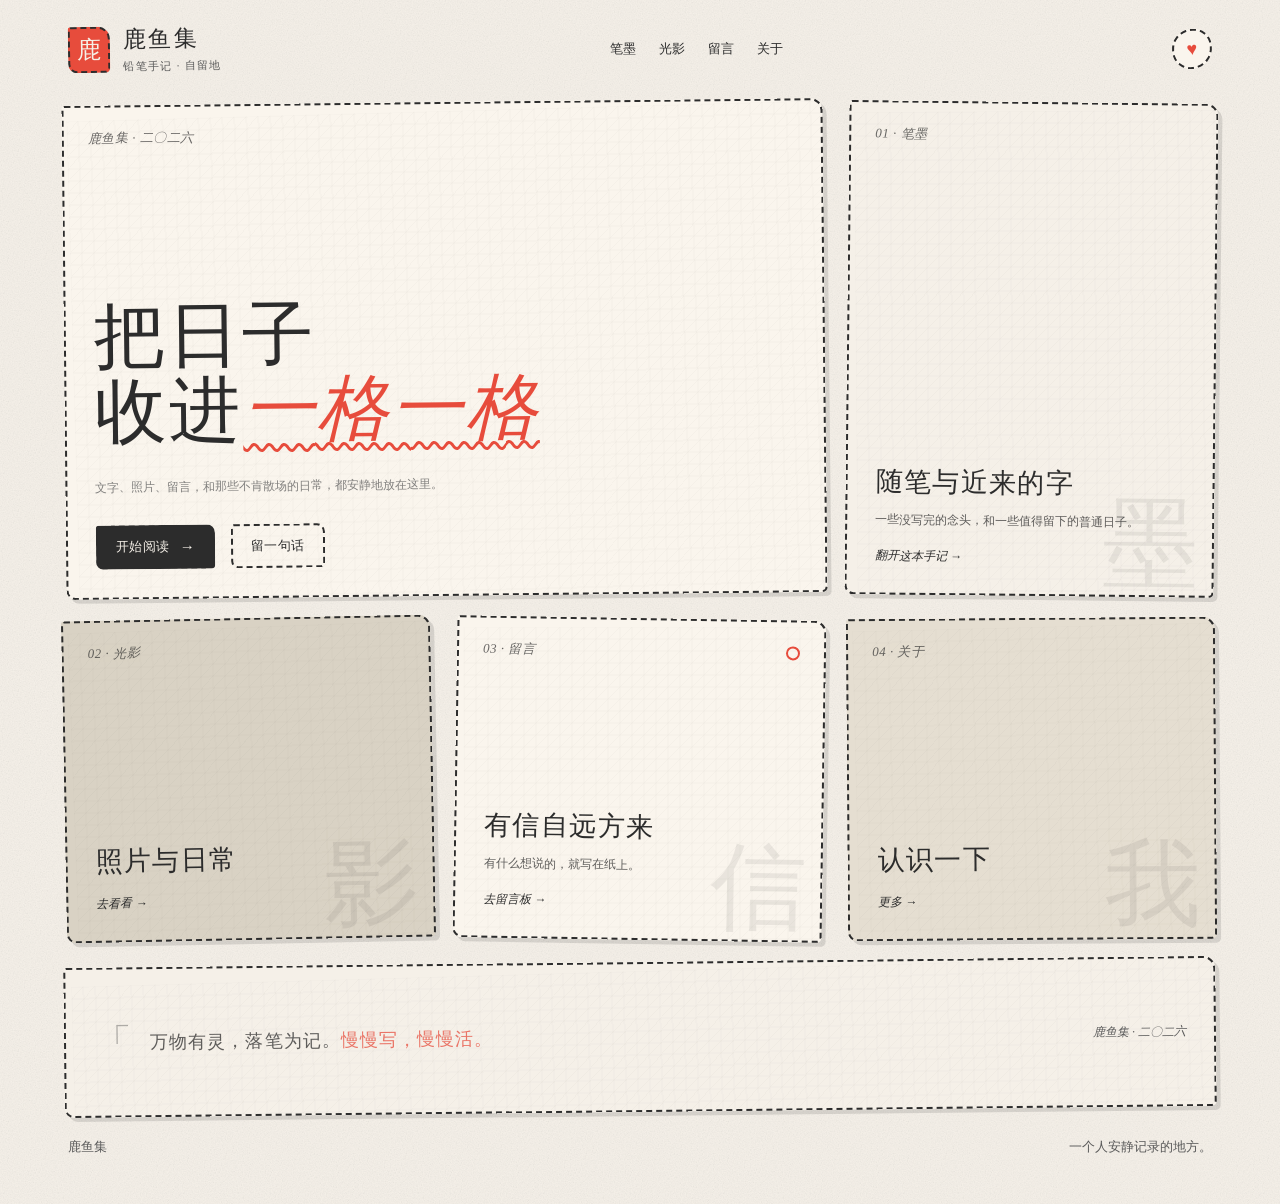
<file: index.html>
<!DOCTYPE html>
<html lang="zh-CN">
<head>
  <meta charset="UTF-8">
  <meta name="viewport" content="width=device-width, initial-scale=1.0">
  <meta name="theme-color" content="#f5f0e8">
  <meta name="description" content="鹿鱼集，铅笔手绘风格的便当盒个人记录站。">
  <title>鹿鱼集 · 个人记录站</title>
  <link rel="icon" href="assets/ink-seal.svg" type="image/svg+xml">
  <link rel="stylesheet" href="styles.css">
  <link rel="stylesheet" href="home.css">
</head>
<body>
  <div class="sketch-shell">
    <header class="sketch-header">
      <a class="sketch-logo" href="index.html">
        <span>鹿</span>
        <div><strong>鹿鱼集</strong><small>铅笔手记 · 自留地</small></div>
      </a>
      <nav class="sketch-nav" aria-label="主导航">
        <a href="notes.html">笔墨</a>
        <a href="photos.html">光影</a>
        <a href="guestbook.html">留言</a>
        <a href="about.html">关于</a>
      </nav>
      <a class="ours-icon" href="ours.html" title="我们的记录" aria-label="我们的记录">♥</a>
    </header>

    <main class="sketch-grid">
      <section class="sketch-card card-hero">
        <span class="card-note">鹿鱼集 · 二〇二六</span>
        <h1>把日子<br>收进<em>一格一格</em></h1>
        <p>文字、照片、留言，和那些不肯散场的日常，都安静地放在这里。</p>
        <div class="hero-actions">
          <a class="sketch-btn sketch-btn-dark" href="notes.html">开始阅读 <span>→</span></a>
          <a class="sketch-btn sketch-btn-light" href="guestbook.html">留一句话</a>
        </div>
      </section>

      <a class="sketch-card card-notes" href="notes.html">
        <span class="card-note">01 · 笔墨</span>
        <span class="card-char">墨</span>
        <strong>随笔与近来的字</strong>
        <p>一些没写完的念头，和一些值得留下的普通日子。</p>
        <i>翻开这本手记 →</i>
      </a>

      <a class="sketch-card card-photos" href="photos.html">
        <span class="card-note">02 · 光影</span>
        <span class="card-char">影</span>
        <strong>照片与日常</strong>
        <i>去看看 →</i>
      </a>

      <a class="sketch-card card-mail" href="guestbook.html">
        <span class="card-note">03 · 留言</span>
        <span class="card-char">信</span>
        <strong>有信自远方来</strong>
        <p>有什么想说的，就写在纸上。</p>
        <i>去留言板 →</i>
      </a>

      <a class="sketch-card card-about" href="about.html">
        <span class="card-note">04 · 关于</span>
        <span class="card-char">我</span>
        <strong>认识一下</strong>
        <i>更多 →</i>
      </a>

      <section class="sketch-card card-quote">
        <span class="quote-mark">「</span>
        <p>万物有灵，落笔为记。<em>慢慢写，慢慢活。</em></p>
        <span class="quote-by">鹿鱼集 · 二〇二六</span>
      </section>
    </main>

    <footer class="sketch-footer">
      <span>鹿鱼集</span>
      <p>一个人安静记录的地方。</p>
    </footer>
  </div>
</body>
</html>
</file>
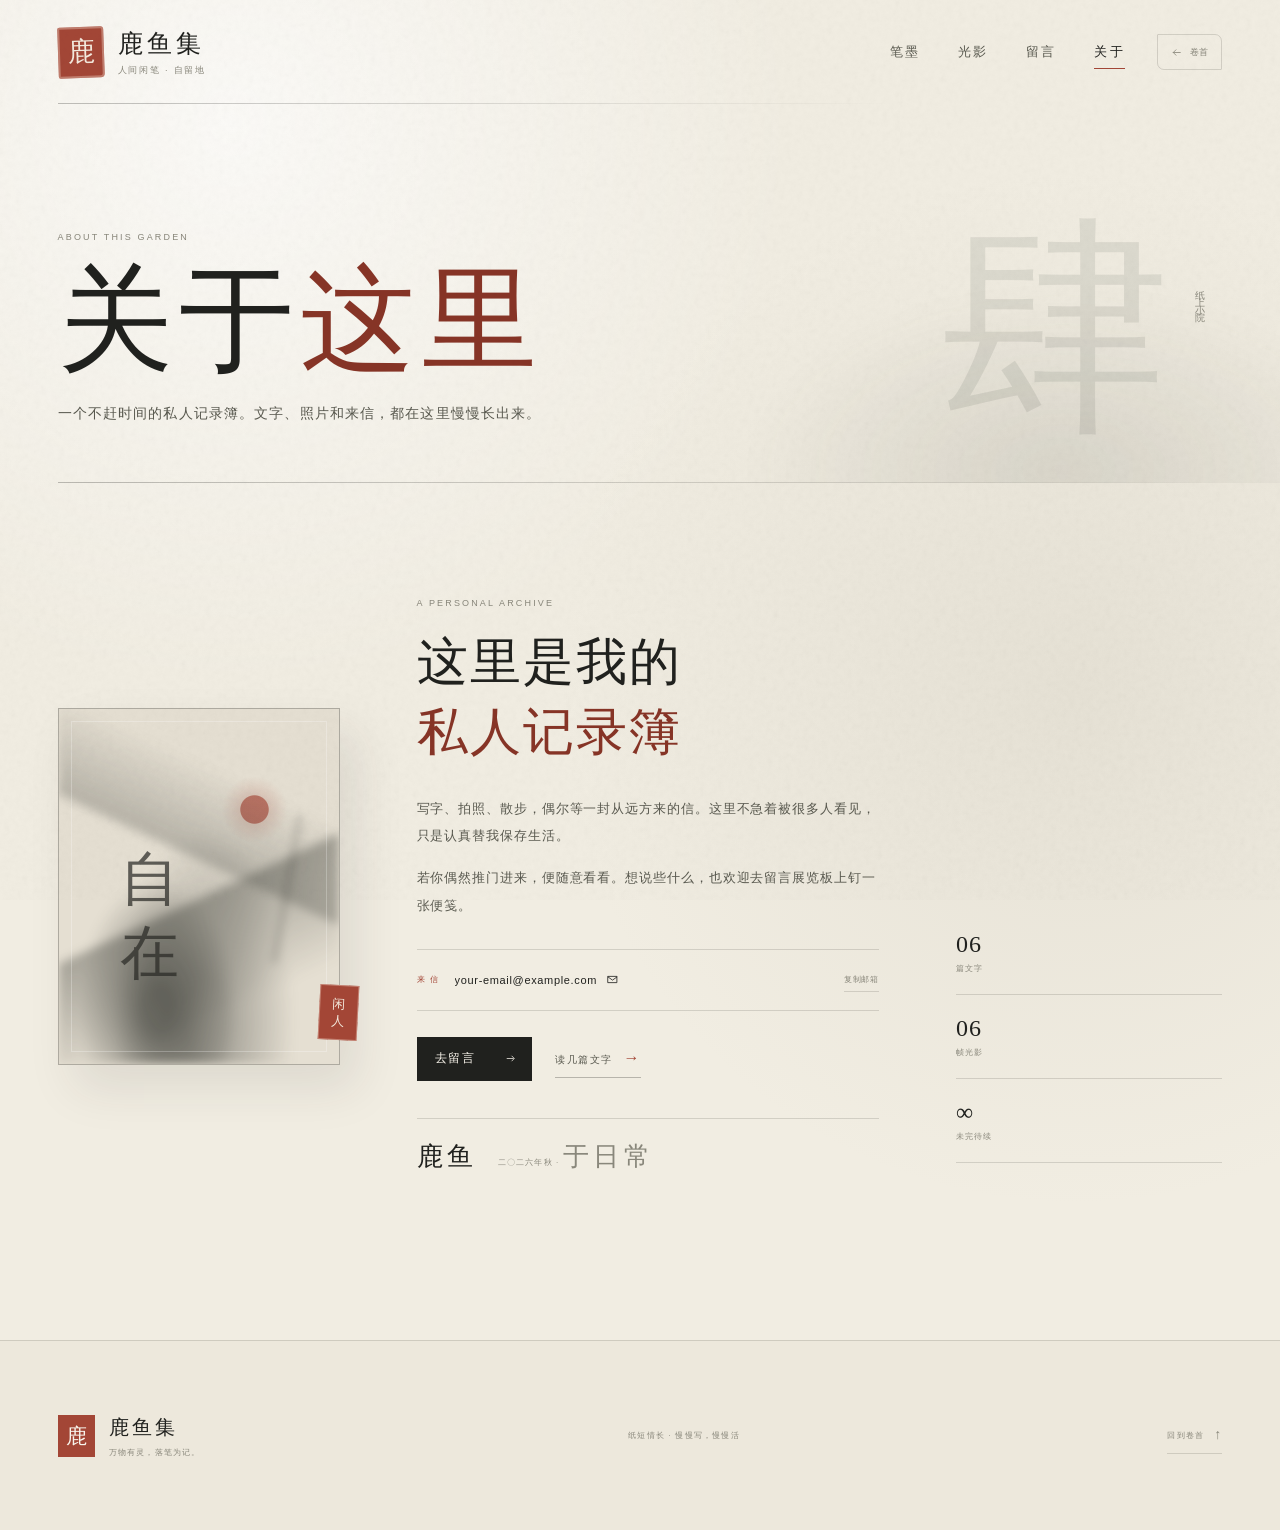
<file: about.html>
<!DOCTYPE html>
<html lang="zh-CN">
<head>
  <meta charset="UTF-8">
  <meta name="viewport" content="width=device-width, initial-scale=1.0">
  <meta name="theme-color" content="#eee9dc">
  <meta name="description" content="关于鹿鱼集和这里的记录者。">
  <title>关于 · 鹿鱼集</title>
  <link rel="icon" href="assets/ink-seal.svg" type="image/svg+xml">
  <link rel="stylesheet" href="styles.css">
  <link rel="stylesheet" href="pages.css">
</head>
<body class="subpage about-page">
  <div class="paper-noise" aria-hidden="true"></div>
  <div class="ink-cursor" aria-hidden="true"><span></span></div>

  <header class="site-header">
    <a class="brand" href="index.html" aria-label="返回鹿鱼集首页">
      <span class="brand-seal">鹿</span>
      <span class="brand-copy"><strong>鹿鱼集</strong><small>人间闲笔 · 自留地</small></span>
    </a>
    <nav class="main-nav" aria-label="主导航">
      <a href="notes.html">笔墨</a>
      <a href="photos.html">光影</a>
      <a href="guestbook.html">留言</a>
      <a class="is-active" href="about.html">关于</a>
    </nav>
    <div class="header-actions">
      <a class="page-back" href="index.html"><svg viewBox="0 0 24 24" aria-hidden="true"><path d="M19 12H6M11 7l-5 5 5 5"></path></svg>卷首</a>
      <button class="menu-toggle" type="button" aria-label="打开菜单" aria-expanded="false"><span></span><span></span></button>
    </div>
  </header>

  <main class="subpage-main">
    <section class="page-intro">
      <div class="page-intro-copy">
        <p class="section-kicker">ABOUT THIS GARDEN</p>
        <h1>关于<em>这里</em></h1>
        <p>一个不赶时间的私人记录簿。文字、照片和来信，都在这里慢慢长出来。</p>
      </div>
      <div class="page-intro-index" aria-hidden="true">肆</div>
      <span class="page-intro-vertical" aria-hidden="true">纸 上 小 院</span>
    </section>

    <section class="about-section" aria-labelledby="about-heading">
      <div class="about-portrait" aria-hidden="true">
        <div class="portrait-paper"><span class="portrait-sun"></span><div class="portrait-ink"></div><span class="portrait-word">自<br>在</span></div>
        <div class="portrait-seal">闲<br>人</div>
      </div>
      <div class="about-copy">
        <p class="section-kicker">A PERSONAL ARCHIVE</p>
        <h2 id="about-heading">这里是我的<br><em>私人记录簿</em></h2>
        <p>写字、拍照、散步，偶尔等一封从远方来的信。这里不急着被很多人看见，只是认真替我保存生活。</p>
        <p>若你偶然推门进来，便随意看看。想说些什么，也欢迎去留言展览板上钉一张便笺。</p>
        <div class="about-contact">
          <span class="contact-label">来 信</span>
          <a class="email-link" data-email-link href="mailto:your-email@example.com"><span data-email>your-email@example.com</span><svg viewBox="0 0 24 24" aria-hidden="true"><path d="M5 7h14v10H5z"></path><path d="m5 8 7 5 7-5"></path></svg></a>
          <button class="copy-email" type="button" data-copy-email>复制邮箱</button>
        </div>
        <div class="about-actions">
          <a class="primary-link" href="guestbook.html"><span>去留言</span><svg viewBox="0 0 24 24" aria-hidden="true"><path d="M5 12h13M14 7l5 5-5 5"></path></svg></a>
          <a class="text-link" href="notes.html">读几篇文字 <span>→</span></a>
        </div>
        <div class="about-signature"><span>鹿鱼</span><small>二〇二六年秋 · <span data-location>于日常</span></small></div>
      </div>
      <div class="about-stats">
        <div><strong id="about-notes">06</strong><span>篇文字</span></div>
        <div><strong id="about-photos">06</strong><span>帧光影</span></div>
        <div><strong>∞</strong><span>未完待续</span></div>
      </div>
    </section>
  </main>

  <footer class="site-footer">
    <div class="footer-brand"><span class="footer-seal">鹿</span><p>鹿鱼集<small>万物有灵，落笔为记。</small></p></div>
    <p class="footer-note">纸短情长 · 慢慢写，慢慢活</p>
    <a class="back-top" href="index.html">回到卷首 <span>↑</span></a>
  </footer>

  <div class="toast" id="toast" role="status" aria-live="polite"></div>
  <script src="data.js"></script>
  <script src="site.js"></script>
  <script src="about.js"></script>
</body>
</html>
</file>
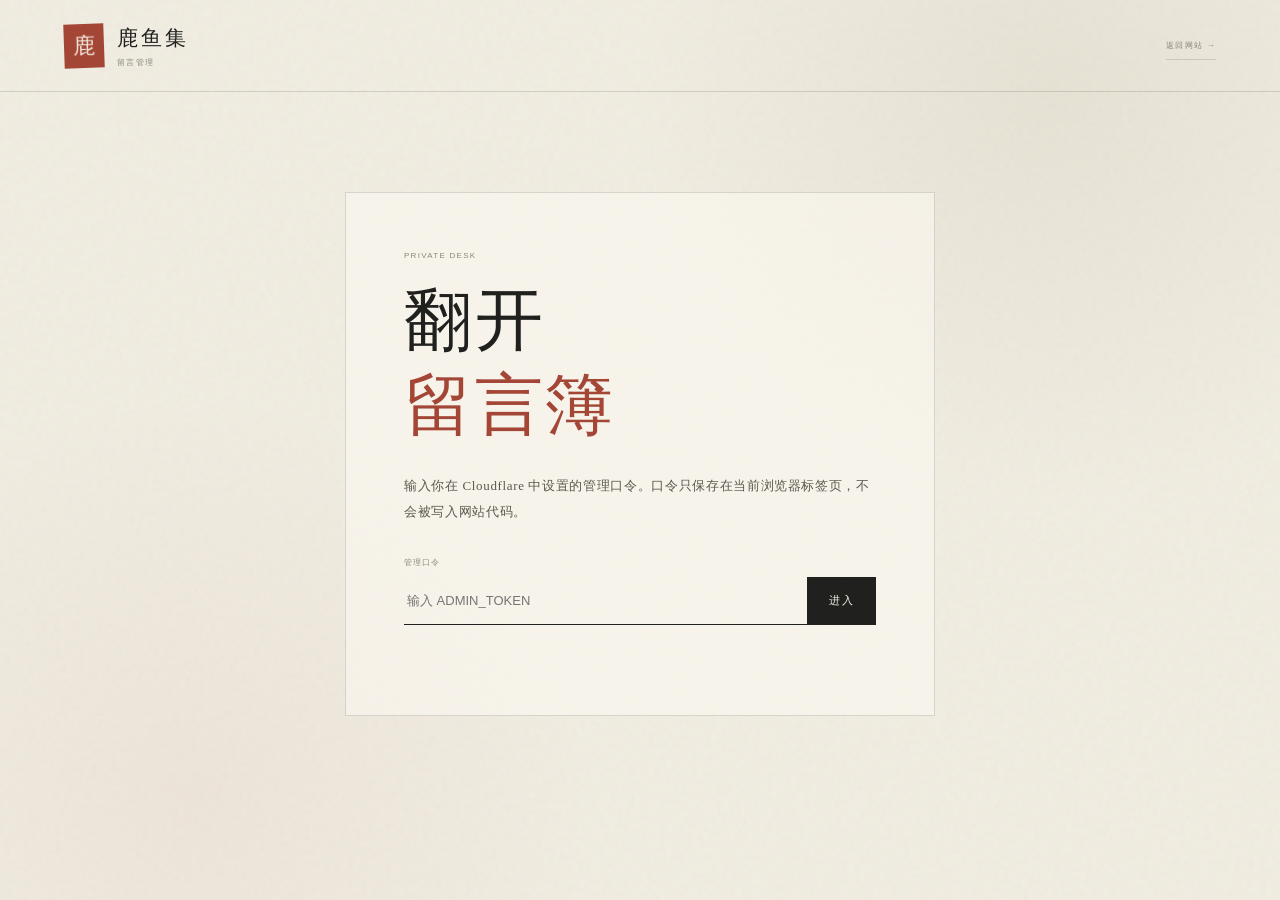
<file: admin.html>
<!DOCTYPE html>
<html lang="zh-CN">
<head>
  <meta charset="UTF-8">
  <meta name="viewport" content="width=device-width, initial-scale=1.0">
  <meta name="robots" content="noindex, nofollow">
  <meta name="theme-color" content="#eee9dc">
  <title>鹿鱼集 · 留言管理</title>
  <link rel="icon" href="assets/ink-seal.svg" type="image/svg+xml">
  <link rel="stylesheet" href="admin.css">
</head>
<body>
  <header class="admin-header">
    <a class="admin-brand" href="index.html">
      <span>鹿</span>
      <div><strong>鹿鱼集</strong><small>留言管理</small></div>
    </a>
    <a class="back-link" href="index.html">返回网站 →</a>
  </header>

  <main class="admin-main">
    <section class="login-panel" id="login-panel">
      <p class="eyebrow">PRIVATE DESK</p>
      <h1>翻开<br><em>留言簿</em></h1>
      <p class="login-copy">输入你在 Cloudflare 中设置的管理口令。口令只保存在当前浏览器标签页，不会被写入网站代码。</p>
      <form id="login-form">
        <label for="admin-token">管理口令</label>
        <div class="token-field">
          <input id="admin-token" type="password" autocomplete="current-password" placeholder="输入 ADMIN_TOKEN" required>
          <button type="submit">进入</button>
        </div>
        <p class="login-error" id="login-error"></p>
      </form>
    </section>

    <section class="dashboard" id="dashboard" hidden>
      <div class="dashboard-heading">
        <div>
          <p class="eyebrow">GUESTBOOK DESK</p>
          <h1>近日留言 <span id="admin-count">0</span></h1>
        </div>
        <div class="dashboard-actions">
          <button type="button" id="refresh-button">刷新</button>
          <button type="button" id="logout-button">退出</button>
        </div>
      </div>
      <div class="admin-message-list" id="admin-message-list"></div>
    </section>
  </main>

  <div class="admin-toast" id="admin-toast" role="status" aria-live="polite"></div>
  <script src="admin.js"></script>
</body>
</html>
</file>
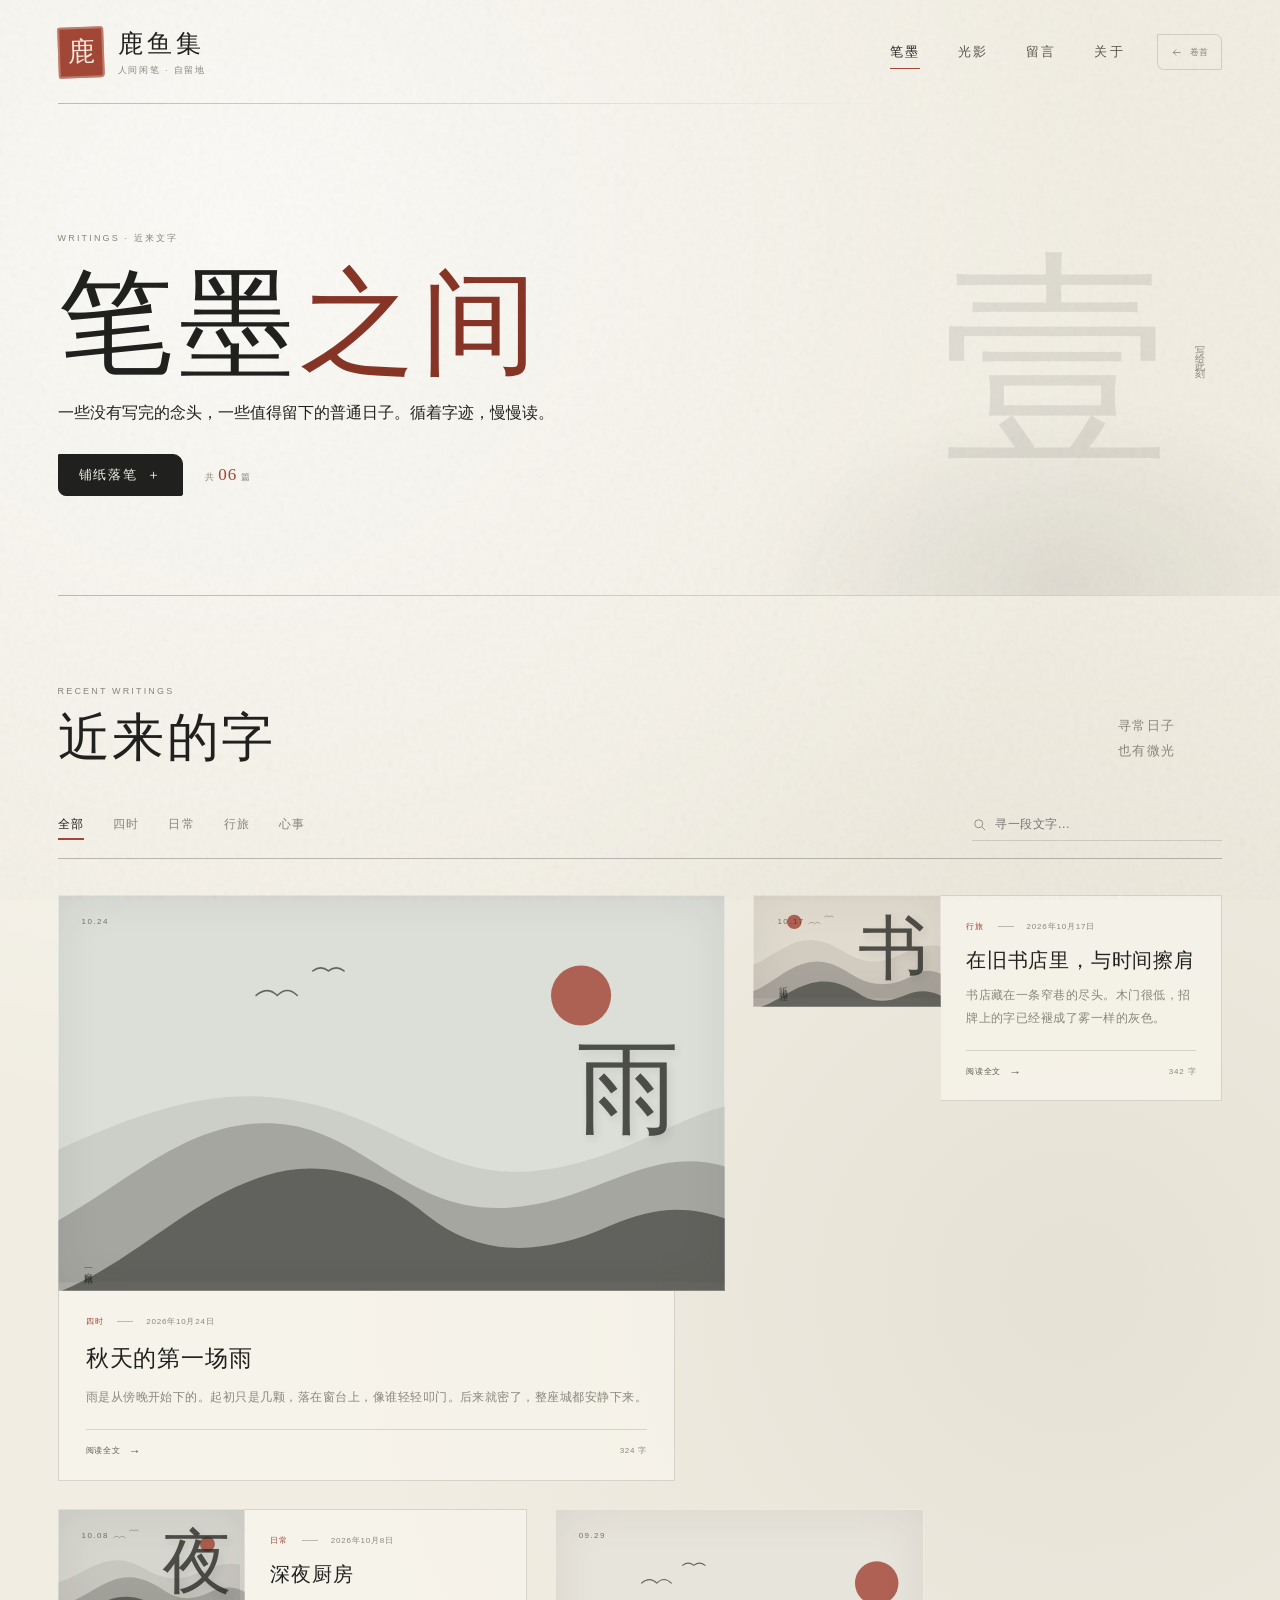
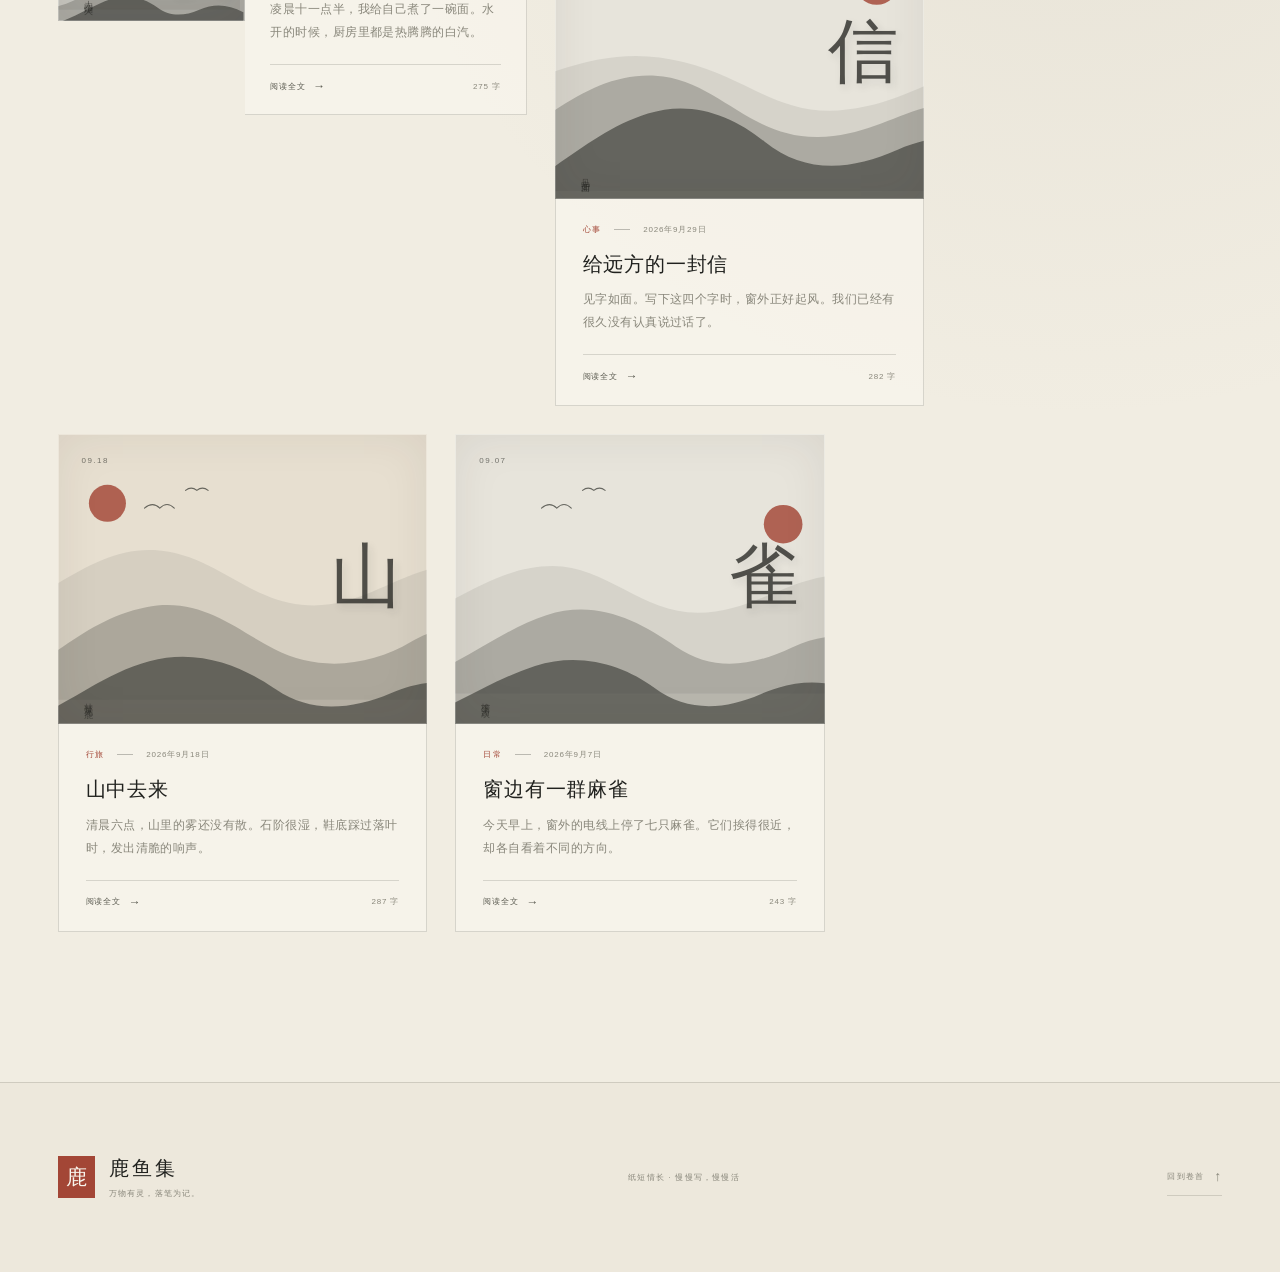
<file: notes.html>
<!DOCTYPE html>
<html lang="zh-CN">
<head>
  <meta charset="UTF-8">
  <meta name="viewport" content="width=device-width, initial-scale=1.0">
  <meta name="theme-color" content="#eee9dc">
  <meta name="description" content="鹿鱼集近来的随笔与文字记录。">
  <title>笔墨 · 鹿鱼集</title>
  <link rel="icon" href="assets/ink-seal.svg" type="image/svg+xml">
  <link rel="stylesheet" href="styles.css">
  <link rel="stylesheet" href="pages.css">
</head>
<body class="subpage notes-page">
  <div class="paper-noise" aria-hidden="true"></div>
  <div class="ink-cursor" aria-hidden="true"><span></span></div>

  <header class="site-header">
    <a class="brand" href="index.html" aria-label="返回鹿鱼集首页">
      <span class="brand-seal">鹿</span>
      <span class="brand-copy"><strong>鹿鱼集</strong><small>人间闲笔 · 自留地</small></span>
    </a>
    <nav class="main-nav" aria-label="主导航">
      <a class="is-active" href="notes.html">笔墨</a>
      <a href="photos.html">光影</a>
      <a href="guestbook.html">留言</a>
      <a href="about.html">关于</a>
    </nav>
    <div class="header-actions">
      <a class="page-back" href="index.html"><svg viewBox="0 0 24 24" aria-hidden="true"><path d="M19 12H6M11 7l-5 5 5 5"></path></svg>卷首</a>
      <button class="menu-toggle" type="button" aria-label="打开菜单" aria-expanded="false"><span></span><span></span></button>
    </div>
  </header>

  <main class="subpage-main">
    <section class="page-intro">
      <div class="page-intro-copy">
        <p class="section-kicker">WRITINGS · 近来文字</p>
        <h1>笔墨<em>之间</em></h1>
        <p>一些没有写完的念头，一些值得留下的普通日子。循着字迹，慢慢读。</p>
        <div class="notes-intro-actions">
          <button class="brush-button write-trigger" type="button">铺纸落笔 <span>＋</span></button>
          <span>共 <b id="notes-total">06</b> 篇</span>
        </div>
      </div>
      <div class="page-intro-index" aria-hidden="true">壹</div>
      <span class="page-intro-vertical" aria-hidden="true">写 给 此 刻</span>
    </section>

    <section class="page-section notes-page-section" aria-labelledby="notes-heading">
      <div class="section-heading">
        <div><p class="section-kicker">RECENT WRITINGS</p><h2 id="notes-heading">近来的字</h2></div>
        <p class="section-intro">寻常日子<br>也有微光</p>
      </div>

      <div class="page-toolbar">
        <div class="filter-list" role="tablist" aria-label="随笔分类">
          <button class="filter is-active" type="button" data-category="全部" role="tab" aria-selected="true">全部</button>
          <button class="filter" type="button" data-category="四时" role="tab" aria-selected="false">四时</button>
          <button class="filter" type="button" data-category="日常" role="tab" aria-selected="false">日常</button>
          <button class="filter" type="button" data-category="行旅" role="tab" aria-selected="false">行旅</button>
          <button class="filter" type="button" data-category="心事" role="tab" aria-selected="false">心事</button>
        </div>
        <label class="search-inline">
          <svg viewBox="0 0 24 24" aria-hidden="true"><circle cx="10.8" cy="10.8" r="6.4"></circle><path d="m16 16 5 5"></path></svg>
          <input id="notes-search" type="search" placeholder="寻一段文字…" autocomplete="off">
        </label>
      </div>

      <div class="notes-grid" id="notes-grid" aria-live="polite"></div>
      <div class="page-empty" id="notes-empty"><strong>空</strong><p>没有找到对应的文字。</p></div>
    </section>
  </main>

  <footer class="site-footer">
    <div class="footer-brand"><span class="footer-seal">鹿</span><p>鹿鱼集<small>万物有灵，落笔为记。</small></p></div>
    <p class="footer-note">纸短情长 · 慢慢写，慢慢活</p>
    <a class="back-top" href="index.html">回到卷首 <span>↑</span></a>
  </footer>

  <div class="reader" id="reader" role="dialog" aria-modal="true" aria-labelledby="reader-title" hidden>
    <div class="reader-backdrop" data-close-reader></div>
    <article class="reader-panel">
      <header class="reader-header">
        <button class="reader-close" type="button" data-close-reader aria-label="关闭阅读"><svg viewBox="0 0 24 24" aria-hidden="true"><path d="m6 6 12 12M18 6 6 18"></path></svg><span>合卷</span></button>
        <div class="reader-brand">鹿鱼集 · 闲笔</div>
        <div class="reader-actions">
          <button class="reader-action" type="button" id="favorite-button" aria-label="收藏此文"><svg viewBox="0 0 24 24" aria-hidden="true"><path d="M12 20.4S3.6 15.2 3.6 9.3A4.7 4.7 0 0 1 12 6a4.7 4.7 0 0 1 8.4 3.3c0 5.9-8.4 11.1-8.4 11.1Z"></path></svg><span>收藏</span></button>
          <button class="reader-action" type="button" id="delete-button" aria-label="删除这篇随笔" hidden><svg viewBox="0 0 24 24" aria-hidden="true"><path d="M5 7h14M9 7V4h6v3M7 7l1 13h8l1-13M10 11v5M14 11v5"></path></svg><span>删除</span></button>
        </div>
      </header>
      <div class="reader-scroll" id="reader-scroll">
        <div class="reader-title-area"><p class="reader-meta" id="reader-meta"></p><h2 id="reader-title"></h2><p class="reader-lead" id="reader-lead"></p><div class="title-brush"></div></div>
        <div class="reader-body" id="reader-body"></div>
        <div class="reader-end"><span>完</span><p>字落于此，风过留声。</p></div>
        <div class="reader-progress"><span id="reader-progress-bar"></span></div>
      </div>
      <footer class="reader-footer"><span id="reader-date"></span><span>鹿鱼集 · 第 <b id="reader-index"></b> 页</span></footer>
    </article>
  </div>

  <div class="editor-dialog" id="editor-dialog" role="dialog" aria-modal="true" aria-labelledby="editor-heading" hidden>
    <div class="dialog-backdrop" data-close-editor></div>
    <form class="editor-panel" id="editor-form">
      <header class="editor-header"><div><p class="section-kicker">A NEW PAGE</p><h2 id="editor-heading">铺纸落笔</h2></div><button class="dialog-close" type="button" data-close-editor aria-label="关闭写作">×</button></header>
      <div class="editor-fields">
        <label class="editor-title-field"><span>题</span><input id="note-title" name="title" type="text" maxlength="40" placeholder="给这一刻取个名字" required></label>
        <label><span>归类</span><select id="note-category" name="category"><option>日常</option><option>四时</option><option>行旅</option><option>心事</option></select></label>
        <label class="editor-content-field"><span>正文</span><textarea id="note-content" name="content" rows="10" maxlength="8000" placeholder="从此刻写起。空一行即可分段，以「> 」开头可写摘句…" required></textarea></label>
      </div>
      <footer class="editor-footer"><p><span id="editor-word-count">0</span> 字 · 存于本机浏览器</p><div><button class="plain-button" type="button" data-close-editor>暂且搁笔</button><button class="brush-button save-note" type="submit">收入集中 <span>→</span></button></div></footer>
    </form>
  </div>

  <div class="toast" id="toast" role="status" aria-live="polite"></div>
  <script src="data.js"></script>
  <script src="site.js"></script>
  <script src="notes.js"></script>
</body>
</html>
</file>
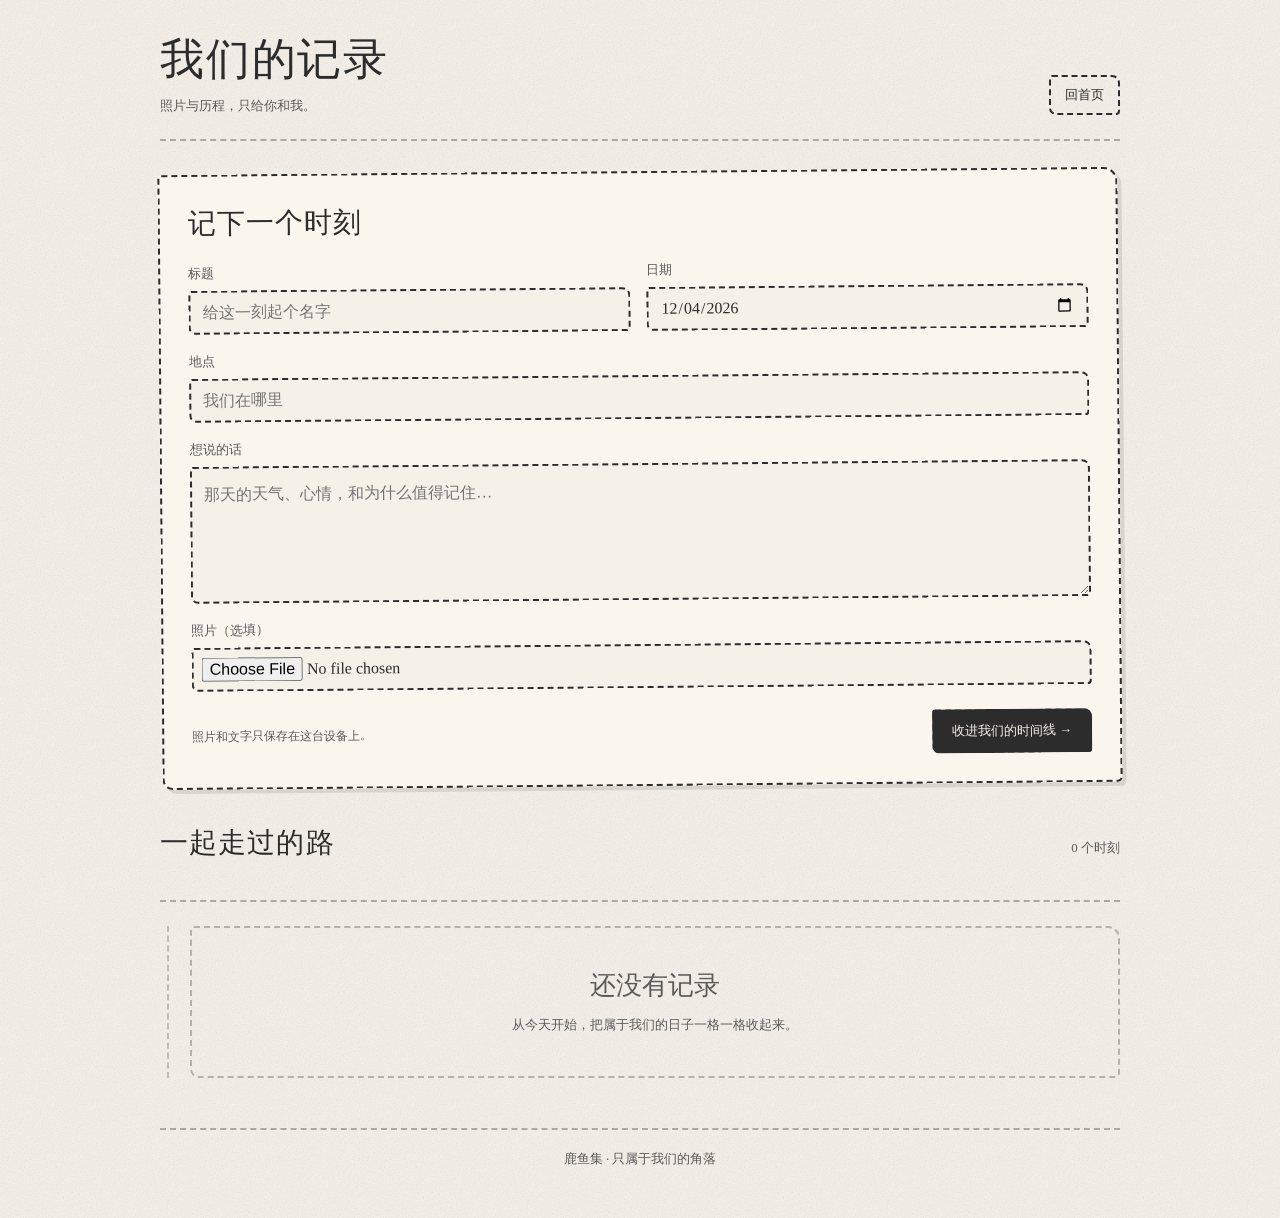
<file: ours.html>
<!DOCTYPE html>
<html lang="zh-CN">
<head>
  <meta charset="UTF-8">
  <meta name="viewport" content="width=device-width, initial-scale=1.0">
  <meta name="robots" content="noindex, nofollow">
  <meta name="theme-color" content="#f5f0e8">
  <title>我们的记录 · 鹿鱼集</title>
  <link rel="icon" href="assets/ink-seal.svg" type="image/svg+xml">
  <link rel="stylesheet" href="ours.css">
</head>
<body>
  <div class="ours-shell" id="ours-main">
    <header class="ours-header">
      <div>
        <h1>我们的记录</h1>
        <p>照片与历程，只给你和我。</p>
      </div>
      <div class="ours-header-actions">
        <a href="index.html">回首页</a>
      </div>
    </header>

    <main>
      <section class="moment-form">
        <h2>记下一个时刻</h2>
        <form id="moment-form">
          <div class="form-row">
            <label>
              <span>标题</span>
              <input name="title" id="moment-title" type="text" maxlength="40" placeholder="给这一刻起个名字" required>
            </label>
            <label>
              <span>日期</span>
              <input name="date" id="moment-date" type="date" required>
            </label>
          </div>
          <label class="form-place">
            <span>地点</span>
            <input name="place" id="moment-place" type="text" maxlength="40" placeholder="我们在哪里">
          </label>
          <label class="form-note">
            <span>想说的话</span>
            <textarea name="note" id="moment-note" maxlength="500" rows="4" placeholder="那天的天气、心情，和为什么值得记住…"></textarea>
          </label>
          <label class="form-image">
            <span>照片（选填）</span>
            <input name="image" id="moment-image" type="file" accept="image/*">
          </label>
          <div class="form-actions">
            <p>照片和文字只保存在这台设备上。</p>
            <button class="save-button" type="submit">收进我们的时间线 <span>→</span></button>
          </div>
        </form>
      </section>

      <section class="timeline">
        <div class="timeline-head">
          <h2>一起走过的路</h2>
          <span id="moment-count">0 个时刻</span>
        </div>
        <div class="timeline-list" id="timeline-list"></div>
      </section>
    </main>

    <footer class="ours-footer">
      <p>鹿鱼集 · 只属于我们的角落</p>
    </footer>
  </div>

  <script src="data.js"></script>
  <script src="ours.js"></script>
</body>
</html>
</file>
<file: styles.css>
/* 鹿鱼集 · 水墨个人随笔站 */
:root {
  --paper: #f1ede2;
  --paper-warm: #e9e3d5;
  --paper-light: #f8f5ed;
  --paper-deep: #ddd5c4;
  --ink: #20211e;
  --ink-soft: #59594f;
  --ink-faint: #89877b;
  --ink-wash: rgba(40, 41, 36, 0.08);
  --vermilion: #a34636;
  --vermilion-deep: #873426;
  --line: rgba(35, 35, 31, 0.15);
  --line-strong: rgba(35, 35, 31, 0.28);
  --serif: "Songti SC", "Noto Serif CJK SC", "Source Han Serif SC", "STSong", "SimSun", serif;
  --kai: "Kaiti SC", "STKaiti", "KaiTi", "FangSong", serif;
  --sans: "PingFang SC", "Microsoft YaHei", "Noto Sans CJK SC", sans-serif;
  --page-pad: clamp(22px, 4.5vw, 76px);
  --ease: cubic-bezier(0.22, 1, 0.36, 1);
}

* { box-sizing: border-box; }
html { scroll-behavior: smooth; scroll-padding-top: 100px; }

body {
  margin: 0;
  min-width: 320px;
  color: var(--ink);
  background:
    radial-gradient(circle at 18% 8%, rgba(255, 255, 255, 0.72), transparent 32%),
    radial-gradient(circle at 84% 45%, rgba(179, 172, 154, 0.18), transparent 38%),
    var(--paper);
  font-family: var(--serif);
  -webkit-font-smoothing: antialiased;
  text-rendering: optimizeLegibility;
  overflow-x: hidden;
}

body.is-locked { overflow: hidden; }
::selection { color: var(--paper-light); background: var(--vermilion); }
button, input, textarea, select { font: inherit; }
button, a { -webkit-tap-highlight-color: transparent; }
button { color: inherit; }
button:focus-visible, a:focus-visible, input:focus-visible, textarea:focus-visible, select:focus-visible { outline: 2px solid var(--vermilion); outline-offset: 4px; }
a { color: inherit; text-decoration: none; }
svg { display: block; }
[hidden] { display: none !important; }

.paper-noise {
  position: fixed;
  inset: 0;
  z-index: 200;
  pointer-events: none;
  opacity: 0.18;
  mix-blend-mode: multiply;
  background-image: url("data:image/svg+xml,%3Csvg viewBox='0 0 180 180' xmlns='http://www.w3.org/2000/svg'%3E%3Cfilter id='n'%3E%3CfeTurbulence type='fractalNoise' baseFrequency='.82' numOctaves='4' stitchTiles='stitch'/%3E%3CfeColorMatrix type='saturate' values='0'/%3E%3C/filter%3E%3Crect width='100%25' height='100%25' filter='url(%23n)' opacity='.33'/%3E%3C/svg%3E");
}

.ink-cursor {
  position: fixed;
  z-index: 300;
  top: 0;
  left: 0;
  width: 32px;
  height: 32px;
  margin: -16px 0 0 -16px;
  border: 1px solid rgba(34, 35, 31, 0.4);
  border-radius: 50%;
  pointer-events: none;
  opacity: 0;
  transform: translate3d(var(--cursor-x, -100px), var(--cursor-y, -100px), 0);
  transition: width 0.22s ease, height 0.22s ease, margin 0.22s ease, opacity 0.2s ease, border-color 0.2s ease;
}
.ink-cursor span { position: absolute; inset: 10px; border-radius: 50%; background: rgba(32, 33, 30, 0.62); filter: blur(1px); transition: transform 0.22s ease, background 0.22s ease; }
.ink-cursor.is-visible { opacity: 0.7; }
.ink-cursor.is-hovering { width: 46px; height: 46px; margin: -23px 0 0 -23px; border-color: rgba(163, 70, 54, 0.5); }
.ink-cursor.is-hovering span { inset: 16px; background: var(--vermilion); transform: scale(0.6); }

/* Header */
.site-header {
  position: relative;
  z-index: 50;
  width: 100%;
  max-width: 1600px;
  height: 104px;
  margin: 0 auto;
  padding: 0 var(--page-pad);
  display: flex;
  align-items: center;
  justify-content: space-between;
  gap: 32px;
}
.site-header::after { content: ""; position: absolute; right: var(--page-pad); bottom: 0; left: var(--page-pad); height: 1px; background: linear-gradient(90deg, var(--line-strong), transparent 72%); }
.brand { display: inline-flex; align-items: center; gap: 14px; flex: 0 0 auto; }
.brand-seal { width: 46px; height: 51px; display: grid; place-items: center; color: #f4eade; background: var(--vermilion); font-family: var(--kai); font-size: 27px; line-height: 1; border-radius: 2px 3px 4px 2px; box-shadow: inset 0 0 0 2px rgba(255, 240, 225, 0.32); transform: rotate(-2deg); }
.brand-copy { display: flex; flex-direction: column; gap: 4px; }
.brand-copy strong { font-family: var(--kai); font-size: 25px; font-weight: 500; letter-spacing: 0.16em; }
.brand-copy small { color: var(--ink-faint); font-family: var(--sans); font-size: 9px; letter-spacing: 0.2em; }
.main-nav { display: flex; align-items: center; gap: 38px; margin-left: auto; }
.main-nav a { position: relative; padding: 10px 0; color: var(--ink-soft); font-family: var(--sans); font-size: 13px; letter-spacing: 0.16em; transition: color 0.25s ease; }
.main-nav a::after { content: ""; position: absolute; right: 50%; bottom: 2px; left: 50%; height: 1px; background: var(--vermilion); transition: right 0.3s var(--ease), left 0.3s var(--ease); }
.main-nav a:hover, .main-nav a.is-active { color: var(--ink); }
.main-nav a:hover::after, .main-nav a.is-active::after { right: 0; left: 0; }
.header-actions { display: flex; align-items: center; gap: 13px; }
.icon-button, .menu-toggle { width: 40px; height: 40px; padding: 0; display: grid; place-items: center; color: var(--ink-soft); background: transparent; border: 1px solid transparent; border-radius: 50%; cursor: pointer; transition: border-color 0.25s ease, background 0.25s ease, color 0.25s ease; }
.icon-button:hover { color: var(--ink); border-color: var(--line); background: rgba(255, 255, 255, 0.25); }
.icon-button svg { width: 18px; fill: none; stroke: currentColor; stroke-width: 1.5; stroke-linecap: round; }
.brush-button { position: relative; min-height: 42px; padding: 0 20px; display: inline-flex; align-items: center; justify-content: center; gap: 9px; color: #f7f2e9; background: var(--ink); border: 1px solid var(--ink); border-radius: 1px 10px 2px 8px; font-family: var(--sans); font-size: 13px; letter-spacing: 0.14em; cursor: pointer; overflow: hidden; transition: transform 0.3s var(--ease), background 0.25s ease, box-shadow 0.3s ease; }
.brush-button::before { content: ""; position: absolute; inset: 0; background: linear-gradient(115deg, transparent 25%, rgba(255, 255, 255, 0.15), transparent 70%); transform: translateX(-120%); transition: transform 0.6s var(--ease); }
.brush-button:hover { background: #312f29; box-shadow: 0 8px 20px rgba(40, 39, 34, 0.16); transform: translateY(-2px); }
.brush-button:hover::before { transform: translateX(120%); }
.brush-button svg { width: 18px; fill: none; stroke: currentColor; stroke-width: 1.4; stroke-linecap: round; stroke-linejoin: round; }
.menu-toggle { display: none; border-color: var(--line); border-radius: 50%; }
.menu-toggle span { position: absolute; width: 16px; height: 1px; background: currentColor; transition: transform 0.3s ease, top 0.3s ease; }
.menu-toggle span:first-child { top: 16px; }
.menu-toggle span:last-child { top: 22px; }
.menu-toggle.is-open span:first-child { top: 19px; transform: rotate(45deg); }
.menu-toggle.is-open span:last-child { top: 19px; transform: rotate(-45deg); }

/* Hero */
.hero { position: relative; width: 100%; max-width: 1600px; min-height: min(820px, calc(100vh - 104px)); margin: 0 auto; padding: clamp(62px, 8vh, 114px) var(--page-pad) 85px; display: flex; align-items: center; overflow: hidden; }
.hero::before { content: ""; position: absolute; top: 9%; left: -9%; width: 44vw; height: 72vh; border-radius: 45% 55% 38% 62% / 53% 44% 56% 47%; background: radial-gradient(ellipse at 55% 42%, rgba(36, 38, 33, 0.055), transparent 68%); filter: blur(10px); pointer-events: none; }
.hero-wash { position: absolute; inset: 0; pointer-events: none; }
.wash { position: absolute; display: block; border-radius: 50%; filter: blur(1px); }
.wash-one { width: 56vw; height: 31vw; right: -18vw; bottom: 2%; background: radial-gradient(ellipse, rgba(69, 72, 64, 0.105), rgba(69, 72, 64, 0.03) 45%, transparent 72%); transform: rotate(-14deg); }
.wash-two { width: 25vw; height: 17vw; left: -7vw; bottom: 8%; background: radial-gradient(ellipse, rgba(70, 67, 58, 0.085), transparent 70%); transform: rotate(18deg); }
.wash-three { width: 22vw; height: 22vw; top: 2%; right: 22%; background: radial-gradient(ellipse, rgba(181, 172, 148, 0.12), transparent 68%); }
.hero-content { position: relative; z-index: 2; width: 100%; max-width: 1400px; margin: 0 auto; display: grid; grid-template-columns: minmax(0, 1.07fr) minmax(390px, 0.93fr); align-items: center; gap: clamp(48px, 8vw, 128px); }
.eyebrow, .section-kicker { margin: 0; color: var(--ink-faint); font-family: var(--sans); font-size: 9px; font-weight: 500; letter-spacing: 0.24em; }
.eyebrow { display: flex; align-items: center; gap: 12px; }
.eyebrow span { width: 34px; height: 1px; background: var(--vermilion); }
.hero-copy h1 { margin: 29px 0 28px; font-family: var(--kai); font-size: clamp(57px, 6.1vw, 94px); font-weight: 400; line-height: 1.12; letter-spacing: 0.02em; }
.hero-copy h1 .accent { position: relative; z-index: 0; color: var(--vermilion-deep); }
.hero-copy h1 .accent::after { content: ""; position: absolute; z-index: -1; right: -4%; bottom: 4%; left: -3%; height: 18%; background: rgba(163, 70, 54, 0.1); border-radius: 55% 20% 50% 30%; transform: rotate(-1.5deg); }
.hero-intro { margin: 0; color: var(--ink-soft); font-size: clamp(14px, 1.15vw, 17px); line-height: 2; letter-spacing: 0.07em; }
.hero-actions { margin-top: 37px; display: flex; align-items: center; gap: 27px; }
.primary-link { min-height: 47px; padding: 0 0 0 19px; display: inline-flex; align-items: center; gap: 22px; color: #f8f4eb; background: var(--ink); border: 1px solid var(--ink); font-family: var(--sans); font-size: 12px; letter-spacing: 0.16em; cursor: pointer; transition: background 0.25s ease, transform 0.3s var(--ease); }
.primary-link svg { width: 45px; height: 45px; padding: 14px; fill: none; stroke: currentColor; stroke-width: 1.4; transition: transform 0.3s var(--ease); }
.primary-link:hover { background: #35342e; transform: translateY(-2px); }
.primary-link:hover svg { transform: translateX(3px); }
.text-link { padding: 10px 0; color: var(--ink-soft); background: transparent; border: 0; border-bottom: 1px solid var(--line-strong); font-family: var(--sans); font-size: 12px; letter-spacing: 0.14em; cursor: pointer; transition: color 0.25s ease, border-color 0.25s ease; }
.text-link span { display: inline-block; margin-left: 7px; color: var(--vermilion); font-size: 16px; transition: transform 0.25s ease; }
.text-link:hover { color: var(--ink); border-color: var(--ink); }
.text-link:hover span { transform: rotate(90deg); }
.hero-footnote { margin-top: clamp(48px, 7vh, 82px); display: flex; align-items: center; gap: 20px; }
.note-count { display: flex; align-items: baseline; gap: 8px; }
.note-count strong { font-family: var(--kai); font-size: 32px; font-weight: 400; line-height: 1; }
.note-count span { color: var(--ink-faint); font-family: var(--sans); font-size: 10px; letter-spacing: 0.12em; }
.hero-footnote i { width: 1px; height: 34px; background: var(--line); }
.hero-footnote p { margin: 0; color: var(--ink-faint); font-family: var(--kai); font-size: 12px; line-height: 1.7; letter-spacing: 0.08em; }
.hero-visual { position: relative; width: min(100%, 530px); margin-left: auto; }
.art-frame { position: relative; width: 100%; aspect-ratio: 0.79; padding: 17px; background: rgba(247, 243, 234, 0.38); border: 1px solid rgba(45, 45, 40, 0.24); box-shadow: 22px 31px 60px rgba(52, 49, 41, 0.08); }
.art-frame::before, .art-frame::after { content: ""; position: absolute; z-index: 3; border: 1px solid rgba(45, 45, 40, 0.16); pointer-events: none; }
.art-frame::before { inset: 26px; }
.art-frame::after { top: 17px; right: 17px; bottom: 17px; left: 17px; border-color: rgba(255, 255, 255, 0.25); }
.ink-landscape { width: 100%; height: 100%; background: linear-gradient(145deg, rgba(255, 255, 255, 0.52), transparent 42%), #e9e4d8; box-shadow: inset 0 0 70px rgba(105, 98, 82, 0.09); }
.art-index { position: absolute; z-index: 4; top: 41px; right: 37px; color: rgba(32, 33, 29, 0.65); font-family: var(--kai); font-size: 10px; letter-spacing: 0.32em; writing-mode: vertical-rl; }
.art-caption { position: absolute; z-index: 4; left: 43px; bottom: 42px; color: rgba(35, 35, 31, 0.62); font-family: var(--kai); font-size: 11px; letter-spacing: 0.12em; writing-mode: vertical-rl; }
.art-seal, .portrait-seal { position: absolute; z-index: 5; display: grid; place-items: center; color: #f2e8db; background: var(--vermilion); font-family: var(--kai); font-size: 12px; line-height: 1.25; text-align: center; box-shadow: inset 0 0 0 1px rgba(255, 235, 220, 0.35); }
.art-seal { right: 44px; bottom: 39px; width: 31px; height: 45px; transform: rotate(2.5deg); }
.floating-note { position: absolute; z-index: 6; left: -48px; bottom: 54px; width: 158px; padding: 17px 16px 14px 48px; display: grid; grid-template-columns: 1fr auto; align-items: center; background: rgba(247, 243, 234, 0.93); border: 1px solid rgba(50, 49, 43, 0.18); box-shadow: 0 16px 35px rgba(47, 44, 37, 0.13); backdrop-filter: blur(8px); transform: rotate(-1.5deg); animation: float-note 6s ease-in-out infinite; }
.floating-note-mark { position: absolute; left: 14px; top: 14px; width: 23px; height: 23px; display: grid; place-items: center; color: var(--vermilion); border: 1px solid rgba(163, 70, 54, 0.45); font-family: var(--kai); font-size: 12px; }
.floating-note p { margin: 0; color: var(--ink-faint); font-family: var(--sans); font-size: 9px; line-height: 1.65; letter-spacing: 0.06em; }
.floating-note p strong { color: var(--ink-soft); font-size: 11px; font-weight: 500; }
.floating-note-date { align-self: end; color: var(--ink-faint); font-family: var(--sans); font-size: 7px; letter-spacing: 0.1em; transform: rotate(90deg) translateY(-2px); }
.vertical-poem { position: absolute; top: 50%; right: -47px; color: var(--ink-faint); font-family: var(--kai); font-size: 12px; letter-spacing: 0.38em; writing-mode: vertical-rl; transform: translateY(-50%); }
@keyframes float-note { 0%, 100% { transform: rotate(-1.5deg) translateY(0); } 50% { transform: rotate(-0.5deg) translateY(-7px); } }
.scroll-cue { position: absolute; z-index: 5; left: var(--page-pad); bottom: 27px; display: flex; align-items: center; gap: 12px; color: var(--ink-faint); font-family: var(--sans); font-size: 8px; letter-spacing: 0.18em; writing-mode: vertical-rl; }
.scroll-cue i { position: relative; width: 1px; height: 42px; background: var(--line-strong); overflow: hidden; }
.scroll-cue i::after { content: ""; position: absolute; top: -100%; left: 0; width: 1px; height: 100%; background: var(--vermilion); animation: scroll-line 2.6s ease-in-out infinite; }
@keyframes scroll-line { 0% { top: -100%; } 55%, 100% { top: 100%; } }
/* Notes */
.notes-section { position: relative; width: 100%; max-width: 1600px; margin: 0 auto; padding: clamp(92px, 12vw, 170px) var(--page-pad) clamp(90px, 10vw, 145px); }
.notes-section::before { content: ""; position: absolute; top: 0; right: var(--page-pad); left: var(--page-pad); height: 1px; background: linear-gradient(90deg, transparent, var(--line-strong) 12%, var(--line) 88%, transparent); }
.section-heading { display: flex; align-items: flex-end; justify-content: space-between; gap: 32px; margin-bottom: 52px; }
.section-heading h2 { margin: 13px 0 0; font-family: var(--kai); font-size: clamp(40px, 4.1vw, 62px); font-weight: 400; line-height: 1.1; letter-spacing: 0.05em; }
.section-intro { margin: 0 4% 3px 0; color: var(--ink-faint); font-family: var(--kai); font-size: 13px; line-height: 1.9; letter-spacing: 0.12em; text-align: right; }
.notes-toolbar { min-height: 49px; padding: 0 2px 17px; display: flex; align-items: flex-end; justify-content: space-between; gap: 28px; border-bottom: 1px solid var(--line-strong); }
.filter-list { display: flex; align-items: center; gap: 29px; }
.filter { position: relative; padding: 7px 0; color: var(--ink-faint); background: transparent; border: 0; font-family: var(--sans); font-size: 12px; letter-spacing: 0.1em; cursor: pointer; transition: color 0.25s ease; }
.filter sup { margin-left: 3px; color: var(--ink-faint); font-size: 7px; vertical-align: super; }
.filter::after { content: ""; position: absolute; right: 50%; bottom: 0; left: 50%; height: 2px; background: var(--vermilion); transition: right 0.3s var(--ease), left 0.3s var(--ease); }
.filter:hover, .filter.is-active { color: var(--ink); }
.filter.is-active::after { right: 0; left: 0; }
.toolbar-meta { display: flex; align-items: center; gap: 17px; color: var(--ink-faint); font-family: var(--sans); font-size: 9px; letter-spacing: 0.12em; }
.toolbar-line { width: 32px; height: 1px; background: var(--line); }
.sort-button { padding: 6px 0; display: flex; align-items: center; gap: 5px; color: var(--ink-soft); background: transparent; border: 0; font-family: var(--sans); font-size: 9px; letter-spacing: 0.1em; cursor: pointer; }
.sort-button svg { width: 12px; fill: none; stroke: currentColor; stroke-width: 1.4; }
.notes-grid { margin-top: 36px; display: grid; grid-template-columns: repeat(12, minmax(0, 1fr)); gap: clamp(20px, 2.2vw, 34px); }
.note-card { position: relative; grid-column: span 4; min-width: 0; opacity: 0; transform: translateY(28px); transition: opacity 0.8s var(--ease), transform 0.8s var(--ease); }
.note-card.is-visible { opacity: 1; transform: translateY(0); }
.note-card.featured { grid-column: span 7; }
.note-card.side { grid-column: span 5; }
.card-open { width: 100%; padding: 0; display: flex; flex-direction: column; color: inherit; background: transparent; border: 0; text-align: left; cursor: pointer; }
.featured .card-open { flex-direction: column; }
.side .card-open { height: 100%; min-height: 244px; flex-direction: row; }
.card-visual { position: relative; flex: 0 0 auto; overflow: hidden; background: #e3ddd0; }
.featured .card-visual { width: 100%; height: clamp(300px, 31vw, 425px); }
.side .card-visual { width: 40%; }
.note-card:not(.featured):not(.side) .card-visual { width: 100%; height: clamp(220px, 23vw, 290px); }
.card-visual::after { content: ""; position: absolute; inset: 0; border: 1px solid rgba(255, 255, 255, 0.2); box-shadow: inset 0 0 45px rgba(48, 44, 35, 0.08); pointer-events: none; }
.card-scene { width: 100%; height: 100%; transition: transform 0.9s var(--ease), filter 0.6s ease; }
.card-open:hover .card-scene { transform: scale(1.035); filter: contrast(1.04); }
.card-scene .scene-sun { fill: var(--vermilion); opacity: 0.82; }
.card-scene .scene-far { fill: #73746b; opacity: 0.15; }
.card-scene .scene-mid { fill: #4d4f49; opacity: 0.31; }
.card-scene .scene-near { fill: #31332e; opacity: 0.58; }
.card-scene .scene-line { fill: none; stroke: #3f403a; stroke-width: 1.2; opacity: 0.26; }
.card-scene .scene-birds { fill: none; stroke: #32342e; stroke-width: 1.4; stroke-linecap: round; opacity: 0.7; }
.tone-mist .card-scene { background: #e7e4db; }
.tone-rain .card-scene { background: #dcded8; }
.tone-dusk .card-scene { background: #e1dbcf; }
.tone-night .card-scene { background: #d6d5ce; }
.tone-sun .card-scene { background: #e7dfd0; }
.visual-date { position: absolute; z-index: 2; top: 22px; left: 24px; color: rgba(35, 36, 31, 0.58); font-family: var(--sans); font-size: 8px; letter-spacing: 0.18em; }
.visual-character { position: absolute; z-index: 2; top: 50%; right: 7%; color: rgba(38, 39, 34, 0.78); font-family: var(--kai); font-size: clamp(58px, 8vw, 132px); font-weight: 400; line-height: 1; transform: translateY(-54%); text-shadow: 3px 4px 8px rgba(44, 43, 36, 0.1); }
.side .visual-character, .note-card:not(.featured):not(.side) .visual-character { font-size: clamp(48px, 5.5vw, 82px); }
.visual-caption { position: absolute; z-index: 3; left: 24px; bottom: 20px; color: rgba(35, 36, 31, 0.54); font-family: var(--kai); font-size: 9px; letter-spacing: 0.22em; writing-mode: vertical-rl; }
.card-content { position: relative; flex: 1; min-width: 0; padding: 25px 27px 22px; background: rgba(248, 245, 237, 0.72); border-right: 1px solid var(--line); border-bottom: 1px solid var(--line); border-left: 1px solid var(--line); transition: background 0.35s ease; }
.side .card-content { padding: 25px 25px 21px; border-top: 1px solid var(--line); border-left: 0; }
.card-open:hover .card-content { background: rgba(250, 247, 240, 0.95); }
.card-meta { display: flex; align-items: center; gap: 13px; color: var(--ink-faint); font-family: var(--sans); font-size: 8px; letter-spacing: 0.1em; }
.card-category { color: var(--vermilion); letter-spacing: 0.16em; }
.card-meta i { width: 16px; height: 1px; background: var(--line-strong); }
.card-content h3 { margin: 15px 0 10px; font-family: var(--serif); font-size: clamp(20px, 1.8vw, 27px); font-weight: 500; line-height: 1.45; letter-spacing: 0.04em; transition: color 0.25s ease; }
.side .card-content h3 { margin-top: 14px; font-size: clamp(18px, 1.55vw, 23px); }
.note-card:not(.featured):not(.side) .card-content h3 { font-size: clamp(18px, 1.55vw, 22px); }
.card-open:hover h3 { color: var(--vermilion-deep); }
.card-excerpt { margin: 0; display: -webkit-box; overflow: hidden; color: var(--ink-faint); font-family: var(--serif); font-size: 12px; line-height: 1.9; letter-spacing: 0.04em; -webkit-box-orient: vertical; -webkit-line-clamp: 2; }
.side .card-excerpt { -webkit-line-clamp: 3; }
.card-bottom { margin-top: 20px; padding-top: 14px; display: flex; align-items: center; justify-content: space-between; gap: 16px; border-top: 1px solid var(--line); color: var(--ink-faint); font-family: var(--sans); font-size: 8px; letter-spacing: 0.1em; }
.card-read { display: flex; align-items: center; gap: 8px; color: var(--ink-soft); }
.card-read::after { content: "→"; font-size: 12px; transition: transform 0.25s ease; }
.card-open:hover .card-read::after { transform: translateX(4px); }
.card-favorite { display: inline-flex; align-items: center; gap: 4px; color: var(--vermilion); }
.card-favorite svg { width: 11px; fill: currentColor; stroke: currentColor; }
.empty-state { margin-top: 36px; padding: 78px 20px; text-align: center; border: 1px solid var(--line); background: rgba(248, 245, 237, 0.4); }
.empty-brush { display: block; color: var(--ink-wash); font-family: var(--kai); font-size: 96px; line-height: 1; }
.empty-state h3 { margin: 18px 0 8px; font-family: var(--kai); font-size: 26px; font-weight: 400; }
.empty-state p { margin: 0 0 28px; color: var(--ink-faint); font-size: 12px; }
.empty-state .primary-link { padding: 0 24px; border: 0; }
.load-note { width: min(100%, 630px); margin: 66px auto 0; padding: 14px 20px; display: flex; align-items: center; gap: 17px; color: var(--ink-soft); background: transparent; border: 1px solid var(--line); cursor: pointer; transition: background 0.3s ease, border-color 0.3s ease; }
.load-note:hover { background: rgba(250, 247, 239, 0.6); border-color: var(--line-strong); }
.load-note-icon { width: 34px; height: 34px; display: grid; place-items: center; color: var(--vermilion); border: 1px solid rgba(163, 70, 54, 0.27); border-radius: 50%; font-size: 11px; }
.load-note > span:nth-child(2) { display: flex; align-items: baseline; gap: 12px; font-family: var(--kai); font-size: 14px; letter-spacing: 0.1em; }
.load-note small { color: var(--ink-faint); font-family: var(--sans); font-size: 8px; letter-spacing: 0.12em; }
.load-note > svg { width: 19px; margin-left: auto; fill: none; stroke: currentColor; stroke-width: 1.3; transition: transform 0.25s ease; }
.load-note:hover > svg { transform: translateX(4px); }

/* Quote */
.quote-band { position: relative; min-height: 500px; padding: 90px var(--page-pad) 105px; display: flex; flex-direction: column; align-items: center; justify-content: center; overflow: hidden; color: #e7e1d5; background: #292b27; text-align: center; }
.quote-band::before, .quote-band::after { content: ""; position: absolute; border-radius: 50%; pointer-events: none; }
.quote-band::before { width: 65vw; height: 42vw; left: -22vw; bottom: -28vw; background: radial-gradient(ellipse, rgba(219, 214, 199, 0.1), transparent 65%); }
.quote-band::after { width: 48vw; height: 38vw; top: -18vw; right: -15vw; background: radial-gradient(ellipse, rgba(202, 196, 181, 0.08), transparent 67%); }
.quote-ornament { position: relative; z-index: 2; height: 34px; color: rgba(232, 224, 209, 0.38); font-family: var(--kai); font-size: 58px; line-height: 1; }
.quote-band blockquote { position: relative; z-index: 2; margin: 13px 0 25px; font-family: var(--kai); font-size: clamp(31px, 4.1vw, 57px); font-weight: 400; line-height: 1.55; letter-spacing: 0.08em; }
.quote-band blockquote em { color: #ce8b77; font-style: normal; }
.quote-band > p { position: relative; z-index: 2; margin: 0; color: rgba(231, 225, 213, 0.45); font-family: var(--sans); font-size: 9px; letter-spacing: 0.24em; }
.quote-mountains { position: absolute; right: 0; bottom: 0; left: 0; height: 180px; opacity: 0.13; background: linear-gradient(155deg, transparent 28%, #d9d3c5 29%, transparent 31%) 10% 100% / 35% 155% no-repeat, linear-gradient(205deg, transparent 34%, #d9d3c5 35%, transparent 37%) 48% 100% / 44% 160% no-repeat, linear-gradient(160deg, transparent 38%, #d9d3c5 39%, transparent 42%) 92% 100% / 37% 140% no-repeat; mask-image: linear-gradient(to top, #000, transparent); }

/* About */
.about-section { width: 100%; max-width: 1420px; margin: 0 auto; padding: clamp(110px, 13vw, 185px) var(--page-pad) clamp(110px, 13vw, 180px); display: grid; grid-template-columns: 0.72fr 1.18fr 0.68fr; align-items: center; gap: clamp(48px, 6vw, 92px); }
.about-portrait { justify-self: end; position: relative; width: min(100%, 310px); aspect-ratio: 0.79; }
.portrait-paper { position: absolute; inset: 0; overflow: hidden; background: #e5dfd2; border: 1px solid var(--line-strong); box-shadow: 17px 23px 45px rgba(45, 42, 35, 0.1); }
.portrait-paper::before { content: ""; position: absolute; inset: 12px; z-index: 3; border: 1px solid rgba(255, 255, 255, 0.25); }
.portrait-sun { position: absolute; top: 19%; left: 58%; width: 24%; aspect-ratio: 1; border-radius: 50%; background: radial-gradient(circle, rgba(169, 73, 57, 0.72) 0 29%, rgba(169, 73, 57, 0.16) 31%, transparent 70%); }
.portrait-ink { position: absolute; inset: 0; background: radial-gradient(ellipse at 35% 85%, rgba(42, 44, 39, 0.56) 0 5%, transparent 31%), radial-gradient(ellipse at 52% 88%, rgba(42, 44, 39, 0.34) 0 10%, transparent 44%), linear-gradient(155deg, transparent 52%, rgba(52, 54, 48, 0.35) 53%, transparent 79%), linear-gradient(25deg, transparent 55%, rgba(52, 54, 48, 0.26) 56%, transparent 76%); filter: blur(5px); }
.portrait-ink::after { content: ""; position: absolute; top: 30%; right: 18%; width: 2px; height: 42%; background: rgba(36, 38, 33, 0.52); transform: rotate(10deg); box-shadow: -8px 14px 0 -1px rgba(36, 38, 33, 0.28), 11px 32px 0 -1px rgba(36, 38, 33, 0.23); }
.portrait-word { position: absolute; z-index: 2; top: 38%; left: 22%; color: rgba(42, 42, 37, 0.72); font-family: var(--kai); font-size: clamp(36px, 4.6vw, 64px); line-height: 1.25; letter-spacing: 0.1em; }
.portrait-seal { right: -18px; bottom: 25px; width: 39px; height: 55px; font-size: 13px; transform: rotate(3deg); }
.about-copy h2 { margin: 19px 0 29px; font-family: var(--kai); font-size: clamp(40px, 4vw, 59px); font-weight: 400; line-height: 1.35; letter-spacing: 0.04em; }
.about-copy h2 em { color: var(--vermilion-deep); font-style: normal; }
.about-copy > p:not(.section-kicker) { max-width: 540px; margin: 0 0 15px; color: var(--ink-soft); font-size: 13px; line-height: 2.1; letter-spacing: 0.07em; }
.about-signature { margin-top: 37px; padding-top: 20px; display: flex; align-items: center; gap: 20px; border-top: 1px solid var(--line); }
.about-signature span { font-family: var(--kai); font-size: 26px; letter-spacing: 0.18em; }
.about-signature small { color: var(--ink-faint); font-family: var(--sans); font-size: 8px; letter-spacing: 0.14em; }
.about-stats { align-self: end; padding-bottom: 11px; }
.about-stats div { padding: 20px 0; display: flex; flex-direction: column; gap: 5px; border-bottom: 1px solid var(--line); }
.about-stats strong { font-family: var(--kai); font-size: 24px; font-weight: 400; letter-spacing: 0.05em; }
.about-stats span { color: var(--ink-faint); font-family: var(--sans); font-size: 8px; letter-spacing: 0.15em; }

/* Footer */
.site-footer { min-height: 190px; padding: 45px var(--page-pad); display: flex; align-items: center; justify-content: space-between; gap: 35px; border-top: 1px solid var(--line); background: rgba(226, 219, 204, 0.3); }
.footer-brand { display: flex; align-items: center; gap: 14px; }
.footer-seal { width: 37px; height: 42px; display: grid; place-items: center; color: var(--paper-light); background: var(--vermilion); font-family: var(--kai); font-size: 21px; }
.footer-brand p { margin: 0; display: flex; flex-direction: column; gap: 6px; font-family: var(--kai); font-size: 20px; letter-spacing: 0.16em; }
.footer-brand small, .footer-note, .back-top { color: var(--ink-faint); font-family: var(--sans); font-size: 8px; font-weight: 400; letter-spacing: 0.15em; }
.footer-note { margin: 0; }
.back-top { padding: 10px 0; display: flex; align-items: center; gap: 10px; background: transparent; border: 0; border-bottom: 1px solid var(--line); cursor: pointer; transition: color 0.25s ease, border-color 0.25s ease; }
.back-top:hover { color: var(--ink); border-color: var(--ink); }
.back-top span { font-family: var(--serif); font-size: 14px; }
/* Reader */
.reader, .search-dialog, .editor-dialog { position: fixed; z-index: 120; inset: 0; }
.reader-backdrop, .dialog-backdrop { position: absolute; inset: 0; background: rgba(26, 27, 24, 0.42); backdrop-filter: blur(6px); opacity: 0; transition: opacity 0.4s ease; }
.reader-panel { position: absolute; top: 0; right: 0; width: min(100%, 1060px); height: 100dvh; display: flex; flex-direction: column; background: radial-gradient(circle at 80% 8%, rgba(210, 200, 179, 0.2), transparent 34%), var(--paper-light); box-shadow: -25px 0 70px rgba(25, 25, 22, 0.18); transform: translateX(100%); transition: transform 0.52s var(--ease); overflow: hidden; }
.reader.is-open .reader-backdrop, .search-dialog.is-open .dialog-backdrop, .editor-dialog.is-open .dialog-backdrop { opacity: 1; }
.reader.is-open .reader-panel { transform: translateX(0); }
.reader-header { position: relative; z-index: 3; flex: 0 0 auto; min-height: 72px; padding: 0 clamp(24px, 4.5vw, 62px); display: grid; grid-template-columns: 1fr auto 1fr; align-items: center; border-bottom: 1px solid var(--line); background: rgba(245, 241, 232, 0.78); backdrop-filter: blur(15px); }
.reader-close, .reader-action { padding: 9px 0; display: flex; align-items: center; gap: 8px; color: var(--ink-faint); background: transparent; border: 0; font-family: var(--sans); font-size: 9px; letter-spacing: 0.12em; cursor: pointer; transition: color 0.25s ease; }
.reader-close { justify-self: start; }
.reader-close svg, .reader-action svg { width: 17px; fill: none; stroke: currentColor; stroke-width: 1.4; stroke-linecap: round; stroke-linejoin: round; }
.reader-close:hover, .reader-action:hover, .reader-action.is-favorite { color: var(--vermilion); }
.reader-action.is-favorite svg { fill: rgba(163, 70, 54, 0.14); }
.reader-brand { color: var(--ink-soft); font-family: var(--kai); font-size: 13px; letter-spacing: 0.24em; }
.reader-actions { justify-self: end; display: flex; gap: 22px; }
.reader-scroll { position: relative; flex: 1; overflow-y: auto; overscroll-behavior: contain; scrollbar-width: thin; scrollbar-color: rgba(50, 50, 44, 0.18) transparent; }
.reader-title-area { position: relative; width: min(100% - 54px, 760px); margin: 0 auto; padding: clamp(70px, 10vh, 115px) 0 57px; animation: reader-content-in 0.7s 0.16s var(--ease) both; }
.reader-meta { margin: 0 0 20px; color: var(--ink-faint); font-family: var(--sans); font-size: 9px; letter-spacing: 0.16em; }
.reader-meta span + span::before { content: "·"; margin: 0 10px; color: var(--line-strong); }
.reader-title-area h2 { margin: 0; font-family: var(--kai); font-size: clamp(37px, 5vw, 64px); font-weight: 400; line-height: 1.35; letter-spacing: 0.045em; }
.reader-lead { max-width: 620px; margin: 29px 0 0; color: var(--ink-soft); font-size: 14px; line-height: 2.05; letter-spacing: 0.08em; }
.title-brush { width: 43px; height: 3px; margin-top: 34px; border-radius: 50%; background: var(--vermilion); transform: rotate(-1deg); }
.reader-body { width: min(100% - 54px, 760px); margin: 0 auto; padding: 0 0 clamp(100px, 14vw, 160px); animation: reader-content-in 0.7s 0.25s var(--ease) both; }
.reader-body p { margin: 0 0 1.55em; color: #34342f; font-family: var(--serif); font-size: clamp(16px, 1.45vw, 18px); line-height: 2.28; letter-spacing: 0.075em; text-align: justify; }
.reader-body p:first-child::first-letter { float: left; margin: 0.04em 0.12em 0 0; color: var(--vermilion-deep); font-family: var(--kai); font-size: 3.4em; line-height: 1; }
.reader-body blockquote { position: relative; margin: 48px 0; padding: 20px 0 20px 37px; color: var(--ink-soft); border-left: 2px solid rgba(163, 70, 54, 0.46); font-family: var(--kai); font-size: clamp(19px, 2vw, 25px); line-height: 1.95; letter-spacing: 0.08em; }
.reader-body blockquote::before { content: "「"; position: absolute; top: -11px; left: 16px; color: rgba(163, 70, 54, 0.2); font-size: 47px; }
.reader-end { margin: 0 auto; padding-bottom: 30px; text-align: center; }
.reader-end span { width: 30px; height: 30px; margin: 0 auto 12px; display: grid; place-items: center; color: var(--vermilion); border: 1px solid rgba(163, 70, 54, 0.35); font-family: var(--kai); font-size: 11px; transform: rotate(-3deg); }
.reader-end p { margin: 0; color: var(--ink-faint); font-family: var(--kai); font-size: 10px; letter-spacing: 0.14em; }
.reader-progress { position: fixed; z-index: 5; top: 72px; right: 0; width: 2px; height: calc(100dvh - 72px); background: rgba(45, 45, 40, 0.05); pointer-events: none; }
.reader-progress span { display: block; width: 100%; height: 0; background: var(--vermilion); }
.reader-footer { position: relative; z-index: 3; flex: 0 0 auto; min-height: 49px; padding: 0 clamp(24px, 4.5vw, 62px); display: flex; align-items: center; justify-content: space-between; color: var(--ink-faint); background: rgba(245, 241, 232, 0.88); border-top: 1px solid var(--line); font-family: var(--sans); font-size: 8px; letter-spacing: 0.13em; backdrop-filter: blur(12px); }
.reader-footer b { color: var(--ink-soft); font-weight: 500; }
@keyframes reader-content-in { from { opacity: 0; transform: translateY(20px); } to { opacity: 1; transform: translateY(0); } }

/* Dialogs */
.search-panel, .editor-panel { position: absolute; top: 50%; left: 50%; width: min(calc(100% - 38px), 720px); max-height: calc(100dvh - 38px); background: radial-gradient(circle at 80% 0, rgba(216, 205, 185, 0.24), transparent 33%), var(--paper-light); box-shadow: 0 30px 100px rgba(24, 24, 21, 0.25); transform: translate(-50%, calc(-50% + 20px)) scale(0.98); opacity: 0; transition: transform 0.4s var(--ease), opacity 0.32s ease; overflow: auto; }
.search-dialog.is-open .search-panel, .editor-dialog.is-open .editor-panel { transform: translate(-50%, -50%) scale(1); opacity: 1; }
.search-panel { padding: clamp(37px, 6vw, 62px); }
.dialog-close { position: absolute; top: 18px; right: 20px; width: 36px; height: 36px; display: grid; place-items: center; color: var(--ink-faint); background: transparent; border: 1px solid transparent; border-radius: 50%; font-family: var(--sans); font-size: 23px; font-weight: 200; cursor: pointer; transition: color 0.25s ease, border-color 0.25s ease, transform 0.25s ease; }
.dialog-close:hover { color: var(--vermilion); border-color: var(--line); transform: rotate(90deg); }
.search-panel h2, .editor-header h2 { margin: 14px 0 31px; font-family: var(--kai); font-size: clamp(31px, 4.4vw, 46px); font-weight: 400; letter-spacing: 0.06em; }
.search-field { padding: 0 2px 13px; display: flex; align-items: center; gap: 12px; border-bottom: 1px solid var(--ink); }
.search-field svg { width: 20px; flex: 0 0 auto; fill: none; stroke: var(--ink-soft); stroke-width: 1.4; stroke-linecap: round; }
.search-field input { width: 100%; padding: 8px 0; color: var(--ink); background: transparent; border: 0; outline: 0; font-family: var(--kai); font-size: 18px; letter-spacing: 0.05em; }
.search-field input::placeholder { color: var(--ink-faint); }
.search-field button { padding: 5px; color: var(--ink-faint); background: transparent; border: 0; font-size: 19px; cursor: pointer; }
.search-hints { margin-top: 17px; display: flex; align-items: center; gap: 8px; flex-wrap: wrap; }
.search-hints span { margin-right: 3px; color: var(--ink-faint); font-family: var(--sans); font-size: 8px; letter-spacing: 0.12em; }
.search-hints button { padding: 4px 9px; color: var(--ink-faint); background: transparent; border: 1px solid var(--line); font-family: var(--sans); font-size: 8px; cursor: pointer; transition: color 0.2s ease, border-color 0.2s ease; }
.search-hints button:hover { color: var(--vermilion); border-color: rgba(163, 70, 54, 0.35); }
.search-results { margin-top: 31px; max-height: min(420px, 50vh); overflow-y: auto; }
.search-result { width: 100%; padding: 18px 3px; display: grid; grid-template-columns: 65px 1fr auto; align-items: center; gap: 16px; color: var(--ink); background: transparent; border: 0; border-bottom: 1px solid var(--line); text-align: left; cursor: pointer; }
.search-result:first-child { border-top: 1px solid var(--line); }
.search-result-date { color: var(--ink-faint); font-family: var(--sans); font-size: 8px; letter-spacing: 0.1em; }
.search-result strong { display: block; margin-bottom: 5px; font-family: var(--serif); font-size: 16px; font-weight: 500; letter-spacing: 0.04em; }
.search-result small { color: var(--ink-faint); font-size: 10px; letter-spacing: 0.04em; }
.search-result > span:last-child { color: var(--ink-faint); font-size: 15px; transition: transform 0.25s ease; }
.search-result:hover > span:last-child { transform: translateX(4px); color: var(--vermilion); }
.search-empty { padding: 45px 20px; color: var(--ink-faint); font-family: var(--kai); font-size: 14px; letter-spacing: 0.08em; text-align: center; }

/* Editor */
.editor-panel { width: min(calc(100% - 38px), 900px); padding: clamp(31px, 5vw, 52px) clamp(25px, 6vw, 66px) 0; }
.editor-header { position: relative; display: flex; align-items: flex-start; justify-content: space-between; }
.editor-header h2 { margin-bottom: 23px; }
.editor-header .dialog-close { top: 0; right: 0; }
.editor-fields { display: grid; grid-template-columns: 1fr 160px; gap: 21px 25px; }
.editor-fields label { display: flex; flex-direction: column; gap: 8px; }
.editor-fields label > span { color: var(--ink-faint); font-family: var(--sans); font-size: 8px; letter-spacing: 0.16em; }
.editor-fields input, .editor-fields select, .editor-fields textarea { width: 100%; color: var(--ink); background: rgba(255, 255, 255, 0.2); border: 1px solid var(--line); border-radius: 0; outline: 0; font-family: var(--serif); transition: border-color 0.25s ease, background 0.25s ease; }
.editor-fields input:focus, .editor-fields select:focus, .editor-fields textarea:focus { background: rgba(255, 255, 255, 0.4); border-color: rgba(163, 70, 54, 0.55); }
.editor-title-field input { height: 48px; padding: 0 15px; font-family: var(--kai); font-size: 19px; letter-spacing: 0.05em; }
.editor-fields select { height: 48px; padding: 0 13px; font-size: 13px; cursor: pointer; }
.editor-content-field { grid-column: 1 / -1; }
.editor-fields textarea { min-height: 260px; padding: 17px 18px; font-size: 15px; line-height: 2; letter-spacing: 0.05em; resize: vertical; }
.editor-footer { margin-top: 22px; padding: 18px 0 24px; display: flex; align-items: center; justify-content: space-between; gap: 20px; border-top: 1px solid var(--line); }
.editor-footer p { margin: 0; color: var(--ink-faint); font-family: var(--sans); font-size: 8px; letter-spacing: 0.1em; }
.editor-footer p span { color: var(--vermilion); }
.editor-footer > div { display: flex; align-items: center; gap: 24px; }
.plain-button { padding: 9px 0; color: var(--ink-faint); background: transparent; border: 0; border-bottom: 1px solid var(--line); font-family: var(--sans); font-size: 10px; letter-spacing: 0.1em; cursor: pointer; }
.save-note { min-height: 43px; padding: 0 19px; }
.save-note span { font-family: var(--serif); font-size: 14px; }

/* Toast */
.toast { position: fixed; z-index: 400; left: 50%; bottom: 34px; padding: 11px 18px; color: var(--paper-light); background: rgba(32, 33, 30, 0.94); border: 1px solid rgba(255, 255, 255, 0.1); box-shadow: 0 12px 30px rgba(25, 25, 22, 0.18); font-family: var(--sans); font-size: 10px; letter-spacing: 0.12em; opacity: 0; pointer-events: none; transform: translate(-50%, 12px); transition: opacity 0.3s ease, transform 0.3s var(--ease); }
.toast.is-visible { opacity: 1; transform: translate(-50%, 0); }
.reveal { opacity: 0; transform: translateY(25px); transition: opacity 0.8s var(--ease), transform 0.8s var(--ease); }
.reveal.is-visible { opacity: 1; transform: translateY(0); }
/* Responsive */
@media (max-width: 1180px) {
  .hero-content { grid-template-columns: minmax(0, 1fr) minmax(340px, 0.82fr); gap: 55px; }
  .hero-copy h1 { font-size: clamp(54px, 6.7vw, 78px); }
  .floating-note { left: -29px; }
  .vertical-poem { right: -30px; }
  .note-card.side .card-content { padding-right: 20px; padding-left: 20px; }
  .side .card-excerpt { -webkit-line-clamp: 2; }
  .about-section { grid-template-columns: 0.7fr 1.2fr; }
  .about-stats { grid-column: 2; display: grid; grid-template-columns: repeat(3, 1fr); gap: 20px; align-self: start; padding-bottom: 0; }
  .about-stats div { padding-top: 0; }
}
@media (max-width: 960px) {
  .site-header { height: 86px; }
  .main-nav { position: fixed; z-index: 49; top: 86px; right: 0; left: 0; padding: 22px var(--page-pad) 27px; display: flex; justify-content: center; background: rgba(241, 237, 226, 0.97); border-bottom: 1px solid var(--line); backdrop-filter: blur(18px); opacity: 0; pointer-events: none; transform: translateY(-12px); transition: opacity 0.3s ease, transform 0.3s var(--ease); }
  .main-nav.is-open { opacity: 1; pointer-events: auto; transform: translateY(0); }
  .menu-toggle { display: grid; position: relative; }
  .hero { min-height: auto; padding-top: 70px; padding-bottom: 105px; }
  .hero-content { grid-template-columns: 1fr; gap: 72px; }
  .hero-copy { max-width: 680px; }
  .hero-visual { width: min(88%, 520px); margin: 0 auto; }
  .hero-copy h1 { font-size: clamp(59px, 10vw, 88px); }
  .hero-footnote { margin-top: 46px; }
  .notes-grid { gap: 24px; }
  .note-card, .note-card.featured, .note-card.side { grid-column: span 6; }
  .featured .card-open, .side .card-open { height: 100%; flex-direction: column; }
  .featured .card-visual, .side .card-visual, .note-card:not(.featured):not(.side) .card-visual { width: 100%; height: 260px; }
  .side .card-content { border-top: 0; border-left: 1px solid var(--line); }
  .side .visual-character { font-size: clamp(58px, 8vw, 92px); }
  .about-section { grid-template-columns: 0.72fr 1.28fr; gap: 45px; }
  .about-stats { grid-column: 1 / -1; grid-template-columns: repeat(3, 1fr); padding-top: 23px; border-top: 1px solid var(--line); }
  .about-stats div { border-bottom: 0; }
}
@media (max-width: 700px) {
  :root { --page-pad: 22px; }
  .ink-cursor { display: none; }
  .site-header { height: 76px; gap: 12px; }
  .brand { gap: 10px; }
  .brand-seal { width: 37px; height: 41px; font-size: 22px; }
  .brand-copy strong { font-size: 20px; }
  .brand-copy small { font-size: 7px; letter-spacing: 0.15em; }
  .search-trigger { display: none; }
  .header-actions .brush-button { min-height: 38px; padding: 0 14px; font-size: 11px; }
  .header-actions .brush-button svg { display: none; }
  .main-nav { top: 76px; gap: 28px; }
  .hero { padding-top: 55px; padding-bottom: 78px; }
  .hero::before { width: 95vw; height: 60vw; }
  .eyebrow { font-size: 8px; }
  .hero-copy h1 { margin-top: 23px; margin-bottom: 23px; font-size: clamp(49px, 15vw, 66px); }
  .hero-intro { font-size: 13px; line-height: 1.95; }
  .hero-actions { margin-top: 29px; gap: 20px; }
  .primary-link { min-height: 44px; padding-left: 16px; gap: 15px; }
  .primary-link svg { width: 41px; height: 41px; }
  .text-link { font-size: 11px; }
  .hero-footnote { margin-top: 38px; }
  .note-count strong { font-size: 27px; }
  .hero-visual { width: calc(100% - 20px); }
  .floating-note { left: -15px; bottom: 28px; transform: scale(0.9) rotate(-1.5deg); transform-origin: left bottom; animation: none; }
  .vertical-poem, .scroll-cue { display: none; }
  .art-frame { padding: 11px; }
  .art-frame::before { inset: 19px; }
  .art-frame::after { inset: 11px; }
  .art-index { top: 32px; right: 28px; }
  .art-caption { left: 30px; bottom: 30px; }
  .art-seal { right: 28px; bottom: 28px; }
  .notes-section { padding-top: 82px; padding-bottom: 90px; }
  .section-heading { margin-bottom: 35px; align-items: flex-start; }
  .section-heading h2 { font-size: 42px; }
  .section-intro { display: none; }
  .notes-toolbar { padding-bottom: 13px; display: block; overflow: hidden; }
  .filter-list { width: 100%; gap: 23px; overflow-x: auto; scrollbar-width: none; }
  .filter-list::-webkit-scrollbar { display: none; }
  .filter { flex: 0 0 auto; font-size: 11px; }
  .toolbar-meta { display: none; }
  .notes-grid { display: flex; flex-direction: column; }
  .note-card { width: 100%; }
  .featured .card-visual, .side .card-visual, .note-card:not(.featured):not(.side) .card-visual { height: 225px; }
  .card-content, .side .card-content { padding: 21px 21px 18px; }
  .card-content h3, .side .card-content h3, .note-card:not(.featured):not(.side) .card-content h3 { font-size: 20px; }
  .card-excerpt { font-size: 11px; }
  .load-note { margin-top: 45px; }
  .quote-band { min-height: 390px; padding: 72px 24px 80px; }
  .quote-band blockquote { font-size: clamp(25px, 7.8vw, 36px); }
  .about-section { padding-top: 84px; padding-bottom: 90px; display: flex; flex-direction: column; align-items: flex-start; gap: 42px; }
  .about-portrait { width: 66%; max-width: 260px; align-self: center; }
  .about-copy h2 { font-size: 43px; }
  .about-stats { width: 100%; gap: 10px; }
  .about-stats strong { font-size: 21px; }
  .site-footer { min-height: 220px; padding-top: 38px; padding-bottom: 38px; flex-wrap: wrap; align-content: center; }
  .footer-brand { width: 100%; }
  .footer-note { display: none; }
  .back-top { margin-left: auto; }
  .reader-header { min-height: 62px; padding: 0 20px; grid-template-columns: 1fr auto; }
  .reader-brand { display: none; }
  .reader-title-area, .reader-body { width: min(100% - 42px, 760px); }
  .reader-title-area { padding-top: 55px; padding-bottom: 40px; }
  .reader-title-area h2 { font-size: 38px; }
  .reader-lead { font-size: 13px; }
  .reader-body p { font-size: 16px; line-height: 2.15; }
  .reader-progress { top: 62px; height: calc(100dvh - 62px); }
  .reader-footer { padding: 0 20px; }
  .search-panel { padding: 45px 24px 29px; }
  .search-result { grid-template-columns: 54px 1fr auto; gap: 11px; }
  .editor-panel { padding: 31px 22px 0; }
  .editor-fields { grid-template-columns: 1fr; gap: 16px; }
  .editor-content-field { grid-column: auto; }
  .editor-fields textarea { min-height: 230px; }
  .editor-footer { align-items: flex-start; flex-direction: column; gap: 13px; padding-bottom: 19px; }
  .editor-footer > div { width: 100%; justify-content: flex-end; }
}
@media (max-width: 390px) {
  .brand-copy small { display: none; }
  .header-actions { gap: 7px; }
  .hero-copy h1 { font-size: 47px; }
  .hero-actions { gap: 15px; }
  .art-index { display: none; }
}
@media (prefers-reduced-motion: reduce) {
  html { scroll-behavior: auto; }
  *, *::before, *::after { animation-duration: 0.01ms !important; animation-iteration-count: 1 !important; transition-duration: 0.01ms !important; scroll-behavior: auto !important; }
  .reveal, .note-card { opacity: 1; transform: none; }
}

/* Mobile navigation search */
.mobile-search-link {
  display: none;
  align-items: center;
  gap: 7px;
  padding: 8px 0;
  color: var(--ink-soft);
  background: transparent;
  border: 0;
  border-bottom: 1px solid var(--line);
  font-family: var(--sans);
  font-size: 12px;
  letter-spacing: 0.14em;
  cursor: pointer;
}
.mobile-search-link svg { width: 15px; fill: none; stroke: currentColor; stroke-width: 1.5; stroke-linecap: round; }
@media (max-width: 960px) {
  .main-nav .mobile-search-link { display: inline-flex; }
}


/* Personal photo journal & contact ---------------------------------------- */
.gallery-section {
  position: relative;
  width: 100%;
  max-width: 1600px;
  margin: 0 auto;
  padding: 0 var(--page-pad) clamp(100px, 12vw, 160px);
}

.gallery-section::before {
  content: "";
  position: absolute;
  top: 0;
  right: var(--page-pad);
  left: var(--page-pad);
  height: 1px;
  background: linear-gradient(90deg, transparent, var(--line-strong) 12%, var(--line) 88%, transparent);
}

.gallery-section .section-heading {
  padding-top: clamp(80px, 9vw, 120px);
}

.gallery-grid {
  display: grid;
  grid-template-columns: repeat(12, minmax(0, 1fr));
  grid-auto-rows: clamp(190px, 19vw, 280px);
  gap: clamp(16px, 1.8vw, 28px);
}

.photo-card {
  position: relative;
  grid-column: span 4;
  min-width: 0;
  overflow: hidden;
  opacity: 0;
  transform: translateY(24px);
  transition: opacity 0.8s var(--ease), transform 0.8s var(--ease);
}

.photo-card.is-visible {
  opacity: 1;
  transform: translateY(0);
}

.photo-card:nth-child(1) {
  grid-column: span 7;
  grid-row: span 2;
}

.photo-card:nth-child(2),
.photo-card:nth-child(3) {
  grid-column: span 5;
}

.photo-open {
  position: relative;
  width: 100%;
  height: 100%;
  padding: 0;
  display: block;
  color: #f4eee3;
  background: #dcd5c6;
  border: 0;
  cursor: pointer;
  overflow: hidden;
}

.photo-open::after {
  content: "";
  position: absolute;
  z-index: 2;
  inset: 10px;
  border: 1px solid rgba(255, 250, 240, 0.25);
  pointer-events: none;
  transition: inset 0.4s var(--ease), border-color 0.4s ease;
}

.photo-open:hover::after {
  inset: 16px;
  border-color: rgba(255, 250, 240, 0.44);
}

.photo-image {
  width: 100%;
  height: 100%;
  display: block;
  object-fit: cover;
  filter: saturate(0.76) contrast(0.97) brightness(0.96);
  transform: scale(1.005);
  transition: transform 1s var(--ease), filter 0.6s ease;
}

.photo-open:hover .photo-image {
  filter: saturate(0.98) contrast(1.01) brightness(1);
  transform: scale(1.045);
}

.photo-shade {
  position: absolute;
  z-index: 1;
  inset: 0;
  background: linear-gradient(to top, rgba(22, 23, 20, 0.72), rgba(22, 23, 20, 0.05) 55%, rgba(22, 23, 20, 0.14));
  pointer-events: none;
}

.photo-number {
  position: absolute;
  z-index: 3;
  top: 20px;
  right: 21px;
  color: rgba(255, 250, 240, 0.7);
  font-family: var(--sans);
  font-size: 8px;
  letter-spacing: 0.18em;
}

.photo-copy {
  position: absolute;
  z-index: 3;
  right: 27px;
  bottom: 24px;
  left: 27px;
  text-align: left;
}

.photo-copy time {
  display: block;
  margin-bottom: 8px;
  color: rgba(255, 250, 240, 0.64);
  font-family: var(--sans);
  font-size: 8px;
  letter-spacing: 0.15em;
}

.photo-copy h3 {
  margin: 0;
  font-family: var(--kai);
  font-size: clamp(22px, 2.2vw, 31px);
  font-weight: 400;
  letter-spacing: 0.09em;
  text-shadow: 0 2px 16px rgba(20, 21, 18, 0.35);
}

.photo-copy p {
  max-width: 90%;
  margin: 7px 0 0;
  color: rgba(255, 250, 240, 0.7);
  font-size: 10px;
  line-height: 1.7;
  letter-spacing: 0.06em;
}

.photo-card:not(:first-child) .photo-copy p {
  display: none;
}

.photo-open-arrow {
  position: absolute;
  z-index: 3;
  right: 22px;
  bottom: 22px;
  width: 31px;
  height: 31px;
  display: grid;
  place-items: center;
  border: 1px solid rgba(255, 250, 240, 0.38);
  border-radius: 50%;
  font-family: var(--sans);
  font-size: 13px;
  opacity: 0;
  transform: translateX(-5px);
  transition: opacity 0.3s ease, transform 0.3s var(--ease);
}

.photo-open:hover .photo-open-arrow {
  opacity: 1;
  transform: translateX(0);
}

.gallery-footer {
  margin-top: 25px;
  padding-top: 15px;
  display: flex;
  align-items: center;
  justify-content: space-between;
  border-top: 1px solid var(--line);
  color: var(--ink-faint);
  font-family: var(--sans);
  font-size: 8px;
  letter-spacing: 0.12em;
}

.gallery-footer p {
  margin: 0;
}

.gallery-footer p span {
  margin-right: 7px;
  color: var(--vermilion);
}

.gallery-count b {
  color: var(--ink-soft);
  font-family: var(--kai);
  font-size: 14px;
  font-weight: 400;
}

.about-contact {
  margin-top: 30px;
  padding: 18px 0;
  display: flex;
  align-items: center;
  gap: 15px;
  border-top: 1px solid var(--line);
  border-bottom: 1px solid var(--line);
}

.contact-label {
  flex: 0 0 auto;
  color: var(--vermilion);
  font-family: var(--sans);
  font-size: 8px;
  letter-spacing: 0.2em;
}

.email-link {
  min-width: 0;
  display: inline-flex;
  align-items: center;
  gap: 8px;
  color: var(--ink);
  font-family: var(--sans);
  font-size: 11px;
  letter-spacing: 0.06em;
  transition: color 0.25s ease;
}

.email-link span {
  overflow: hidden;
  text-overflow: ellipsis;
  white-space: nowrap;
}

.email-link svg {
  width: 15px;
  flex: 0 0 auto;
  fill: none;
  stroke: currentColor;
  stroke-width: 1.3;
  stroke-linecap: round;
  stroke-linejoin: round;
}

.email-link:hover {
  color: var(--vermilion);
}

.copy-email {
  margin-left: auto;
  padding: 6px 0;
  flex: 0 0 auto;
  color: var(--ink-faint);
  background: transparent;
  border: 0;
  border-bottom: 1px solid var(--line);
  font-family: var(--sans);
  font-size: 8px;
  letter-spacing: 0.1em;
  cursor: pointer;
  transition: color 0.25s ease, border-color 0.25s ease;
}

.copy-email:hover {
  color: var(--vermilion);
  border-color: rgba(163, 70, 54, 0.45);
}

.footer-note a {
  border-bottom: 1px solid transparent;
  transition: color 0.25s ease, border-color 0.25s ease;
}

.footer-note a:hover {
  color: var(--vermilion);
  border-color: rgba(163, 70, 54, 0.4);
}

/* Photo lightbox */
.photo-viewer {
  position: fixed;
  z-index: 150;
  inset: 0;
}

.photo-viewer-backdrop {
  position: absolute;
  inset: 0;
  background: rgba(16, 17, 15, 0.9);
  backdrop-filter: blur(12px);
  opacity: 0;
  transition: opacity 0.4s ease;
}

.photo-viewer-shell {
  position: absolute;
  inset: clamp(10px, 2.5vw, 34px);
  display: flex;
  flex-direction: column;
  background: #191a17;
  border: 1px solid rgba(242, 232, 212, 0.14);
  box-shadow: 0 35px 100px rgba(0, 0, 0, 0.45);
  opacity: 0;
  transform: scale(0.985);
  transition: opacity 0.38s ease, transform 0.45s var(--ease);
  overflow: hidden;
}

.photo-viewer.is-open .photo-viewer-backdrop,
.photo-viewer.is-open .photo-viewer-shell {
  opacity: 1;
}

.photo-viewer.is-open .photo-viewer-shell {
  transform: scale(1);
}

.photo-viewer-header {
  flex: 0 0 auto;
  min-height: 62px;
  padding: 0 clamp(18px, 3vw, 38px);
  display: flex;
  align-items: center;
  justify-content: space-between;
  border-bottom: 1px solid rgba(242, 232, 212, 0.11);
}

.photo-viewer-close {
  padding: 9px 0;
  display: flex;
  align-items: center;
  gap: 9px;
  color: rgba(242, 235, 222, 0.6);
  background: transparent;
  border: 0;
  font-family: var(--sans);
  font-size: 9px;
  letter-spacing: 0.13em;
  cursor: pointer;
  transition: color 0.25s ease;
}

.photo-viewer-close:hover {
  color: #f3ecdf;
}

.photo-viewer-close svg {
  width: 17px;
  fill: none;
  stroke: currentColor;
  stroke-width: 1.4;
  stroke-linecap: round;
}

.photo-viewer-counter {
  color: rgba(242, 235, 222, 0.46);
  font-family: var(--sans);
  font-size: 8px;
  letter-spacing: 0.16em;
}

.photo-viewer-stage {
  position: relative;
  flex: 1;
  min-height: 0;
  padding: clamp(18px, 3vw, 42px) clamp(54px, 7vw, 100px);
  display: flex;
  align-items: center;
  justify-content: center;
}

.photo-viewer-stage img {
  max-width: 100%;
  max-height: 100%;
  object-fit: contain;
  box-shadow: 0 20px 55px rgba(0, 0, 0, 0.32);
  transition: opacity 0.25s ease;
}

.photo-viewer-stage img.is-changing {
  opacity: 0.25;
}

.photo-nav {
  position: absolute;
  z-index: 2;
  top: 50%;
  width: 42px;
  height: 42px;
  display: grid;
  place-items: center;
  color: rgba(242, 235, 222, 0.58);
  background: rgba(255, 255, 255, 0.025);
  border: 1px solid rgba(242, 235, 222, 0.16);
  border-radius: 50%;
  cursor: pointer;
  transform: translateY(-50%);
  transition: color 0.25s ease, border-color 0.25s ease, background 0.25s ease;
}

.photo-nav:hover {
  color: #f3ecdf;
  background: rgba(255, 255, 255, 0.06);
  border-color: rgba(242, 235, 222, 0.36);
}

.photo-nav svg {
  width: 19px;
  fill: none;
  stroke: currentColor;
  stroke-width: 1.4;
  stroke-linecap: round;
  stroke-linejoin: round;
}

.photo-nav-prev { left: clamp(13px, 2.5vw, 32px); }
.photo-nav-next { right: clamp(13px, 2.5vw, 32px); }

.photo-viewer-caption {
  flex: 0 0 auto;
  min-height: 98px;
  padding: 20px clamp(22px, 3.5vw, 46px);
  display: flex;
  align-items: center;
  justify-content: space-between;
  gap: 36px;
  color: #eee7d9;
  border-top: 1px solid rgba(242, 232, 212, 0.11);
}

.photo-viewer-caption p {
  margin: 0;
}

.photo-viewer-caption > div > p {
  margin-bottom: 7px;
  color: rgba(242, 235, 222, 0.43);
  font-family: var(--sans);
  font-size: 8px;
  letter-spacing: 0.16em;
}

.photo-viewer-caption h2 {
  margin: 0;
  font-family: var(--kai);
  font-size: clamp(20px, 2.2vw, 29px);
  font-weight: 400;
  letter-spacing: 0.08em;
}

.photo-viewer-caption > p {
  max-width: 440px;
  color: rgba(242, 235, 222, 0.52);
  font-size: 10px;
  line-height: 1.8;
  letter-spacing: 0.06em;
  text-align: right;
}

@media (max-width: 960px) {
  .gallery-grid { grid-auto-rows: 220px; }
  .photo-card:nth-child(1) { grid-column: span 7; }
  .photo-card:nth-child(2), .photo-card:nth-child(3) { grid-column: span 5; }
  .photo-card:nth-child(n+4) { grid-column: span 4; }
  .photo-viewer-stage { padding-right: 68px; padding-left: 68px; }
}

@media (max-width: 700px) {
  .gallery-section { padding-bottom: 88px; }
  .gallery-section .section-heading { padding-top: 72px; }
  .gallery-grid { display: flex; flex-direction: column; gap: 16px; }
  .photo-card { width: 100%; height: 270px; flex: none; }
  .photo-card:first-child { height: 370px; }
  .photo-copy { right: 21px; bottom: 20px; left: 21px; }
  .photo-copy h3 { font-size: 24px; }
  .photo-card:not(:first-child) .photo-copy p { display: none; }
  .photo-open-arrow { right: 19px; bottom: 18px; opacity: 1; transform: none; }
  .gallery-footer { margin-top: 20px; }
  .about-contact { flex-wrap: wrap; gap: 10px 13px; }
  .email-link { order: 2; width: calc(100% - 50px); }
  .copy-email { order: 3; margin-left: 50px; }
  .photo-viewer-shell { inset: 0; border: 0; }
  .photo-viewer-header { min-height: 58px; padding: 0 18px; }
  .photo-viewer-stage { padding: 45px 12px; }
  .photo-nav { top: auto; bottom: 12px; width: 37px; height: 37px; transform: none; }
  .photo-nav-prev { left: calc(50% - 45px); }
  .photo-nav-next { right: calc(50% - 45px); }
  .photo-viewer-caption { min-height: 142px; padding: 17px 22px 62px; align-items: flex-start; flex-direction: column; gap: 8px; }
  .photo-viewer-caption > p { max-width: 100%; text-align: left; }
}
.photo-open.is-missing {
  background:
    radial-gradient(circle at 70% 28%, rgba(163, 70, 54, 0.2), transparent 22%),
    linear-gradient(145deg, #e7e1d4, #aaa598);
}
.photo-open.is-missing::before {
  content: "照片待放入";
  position: absolute;
  top: 50%;
  left: 50%;
  color: rgba(38, 39, 34, 0.42);
  font-family: var(--kai);
  font-size: 18px;
  letter-spacing: 0.24em;
  transform: translate(-50%, -50%);
  white-space: nowrap;
}
.photo-open.is-missing .photo-shade { display: none; }

/* Public guestbook ------------------------------------------------------- */
.guestbook-section {
  position: relative;
  width: 100%;
  max-width: 1420px;
  margin: 0 auto;
  padding: 0 var(--page-pad) clamp(105px, 12vw, 165px);
}

.guestbook-section::before {
  content: "";
  position: absolute;
  top: 0;
  right: var(--page-pad);
  left: var(--page-pad);
  height: 1px;
  background: linear-gradient(90deg, transparent, var(--line-strong) 12%, var(--line) 88%, transparent);
}

.guestbook-heading {
  padding: clamp(80px, 9vw, 118px) 0 42px;
  display: flex;
  align-items: flex-end;
  justify-content: space-between;
  gap: 32px;
}

.guestbook-heading h2 {
  margin: 13px 0 0;
  font-family: var(--kai);
  font-size: clamp(40px, 4.1vw, 62px);
  font-weight: 400;
  line-height: 1.1;
  letter-spacing: 0.05em;
}

.guestbook-heading > p {
  margin: 0 4% 5px 0;
  color: var(--ink-faint);
  font-family: var(--kai);
  font-size: 13px;
  line-height: 1.9;
  letter-spacing: 0.12em;
  text-align: right;
}

.guestbook-layout {
  display: grid;
  grid-template-columns: minmax(0, 0.9fr) minmax(0, 1.1fr);
  gap: clamp(35px, 5vw, 74px);
  align-items: start;
}

.guestbook-form {
  position: relative;
  padding: clamp(25px, 3.2vw, 39px);
  background: rgba(248, 245, 237, 0.64);
  border: 1px solid var(--line);
}

.guestbook-form::before,
.guestbook-form::after {
  content: "";
  position: absolute;
  pointer-events: none;
}

.guestbook-form::before {
  top: 12px;
  right: 12px;
  bottom: 12px;
  left: 12px;
  border: 1px solid rgba(48, 47, 41, 0.07);
}

.guestbook-form::after {
  width: 40px;
  height: 3px;
  right: 35px;
  bottom: 18px;
  background: var(--vermilion);
  opacity: 0.6;
  transform: rotate(-1deg);
}

.guestbook-fields {
  display: grid;
  grid-template-columns: 1fr 1fr;
  gap: 19px;
}

.guestbook-form label {
  position: relative;
  z-index: 1;
  display: flex;
  flex-direction: column;
  gap: 8px;
}

.guestbook-form label > span {
  color: var(--ink-faint);
  font-family: var(--sans);
  font-size: 8px;
  letter-spacing: 0.16em;
}

.guestbook-form label > span small {
  color: var(--ink-faint);
  font-size: 7px;
  letter-spacing: 0.08em;
}

.guestbook-form input,
.guestbook-form textarea {
  width: 100%;
  color: var(--ink);
  background: rgba(255, 255, 255, 0.18);
  border: 0;
  border-bottom: 1px solid var(--line-strong);
  border-radius: 0;
  outline: 0;
  font-family: var(--serif);
  transition: border-color 0.25s ease, background 0.25s ease;
}

.guestbook-form input {
  height: 42px;
  padding: 0 2px;
  font-size: 13px;
}

.guestbook-form textarea {
  min-height: 140px;
  padding: 12px 2px;
  font-size: 14px;
  line-height: 1.9;
  letter-spacing: 0.04em;
  resize: vertical;
}

.guestbook-form input:focus,
.guestbook-form textarea:focus {
  border-color: var(--vermilion);
  background: rgba(255, 255, 255, 0.32);
}

.guestbook-form input::placeholder,
.guestbook-form textarea::placeholder {
  color: rgba(89, 89, 79, 0.5);
}

.guestbook-message-field {
  margin-top: 23px;
}

.guestbook-counter {
  position: absolute;
  right: 2px;
  bottom: 7px;
  color: var(--ink-faint);
  font-family: var(--sans);
  font-size: 7px;
  letter-spacing: 0.08em;
}

.guestbook-counter b {
  color: var(--vermilion);
  font-weight: 400;
}

.guestbook-honeypot {
  position: absolute !important;
  left: -9999px !important;
  width: 1px !important;
  height: 1px !important;
  overflow: hidden !important;
}

.turnstile-container {
  margin-top: 17px;
}

.guestbook-submit-row {
  position: relative;
  z-index: 1;
  margin-top: 18px;
  padding-top: 17px;
  display: flex;
  align-items: center;
  justify-content: space-between;
  gap: 22px;
  border-top: 1px solid var(--line);
}

.guestbook-submit-row p {
  max-width: 250px;
  margin: 0;
  color: var(--ink-faint);
  font-family: var(--sans);
  font-size: 8px;
  line-height: 1.7;
  letter-spacing: 0.07em;
}

.guestbook-submit {
  flex: 0 0 auto;
  min-height: 43px;
  padding: 0 17px;
  font-size: 11px;
}

.guestbook-submit:disabled {
  cursor: wait;
  opacity: 0.6;
  transform: none;
}

.guestbook-submit span {
  font-family: var(--serif);
  font-size: 14px;
}

.message-wall {
  min-width: 0;
}

.message-wall-head {
  min-height: 49px;
  padding: 0 2px 14px;
  display: flex;
  align-items: flex-end;
  justify-content: space-between;
  gap: 20px;
  border-bottom: 1px solid var(--line-strong);
}

.message-wall-head > div {
  display: flex;
  align-items: baseline;
  gap: 10px;
}

.message-wall-head span {
  font-family: var(--kai);
  font-size: 19px;
  letter-spacing: 0.08em;
}

.message-wall-head b {
  color: var(--vermilion);
  font-family: var(--sans);
  font-size: 8px;
  font-weight: 400;
  letter-spacing: 0.1em;
}

.message-wall-head button {
  padding: 6px 0;
  display: inline-flex;
  align-items: center;
  gap: 6px;
  color: var(--ink-faint);
  background: transparent;
  border: 0;
  font-family: var(--sans);
  font-size: 8px;
  letter-spacing: 0.1em;
  cursor: pointer;
  transition: color 0.25s ease;
}

.message-wall-head button:hover {
  color: var(--vermilion);
}

.message-wall-head svg {
  width: 13px;
  fill: none;
  stroke: currentColor;
  stroke-width: 1.4;
  stroke-linecap: round;
  stroke-linejoin: round;
}

.message-wall-head button.is-loading svg {
  animation: message-spin 0.8s linear infinite;
}

@keyframes message-spin {
  to { transform: rotate(360deg); }
}

.message-list {
  max-height: 560px;
  overflow-y: auto;
  scrollbar-width: thin;
  scrollbar-color: rgba(50, 50, 44, 0.18) transparent;
}

.message-item {
  position: relative;
  padding: 25px 2px 23px;
  display: grid;
  grid-template-columns: 44px 1fr;
  gap: 17px;
  border-bottom: 1px solid var(--line);
  animation: message-in 0.55s var(--ease) both;
}

@keyframes message-in {
  from { opacity: 0; transform: translateY(12px); }
  to { opacity: 1; transform: translateY(0); }
}

.message-avatar {
  width: 39px;
  height: 39px;
  display: grid;
  place-items: center;
  color: var(--ink-soft);
  background: rgba(226, 219, 204, 0.62);
  border: 1px solid var(--line);
  border-radius: 50%;
  font-family: var(--kai);
  font-size: 17px;
}

.message-content {
  min-width: 0;
}

.message-meta {
  display: flex;
  align-items: center;
  justify-content: space-between;
  gap: 16px;
}

.message-meta strong {
  font-family: var(--serif);
  font-size: 13px;
  font-weight: 500;
  letter-spacing: 0.06em;
}

.message-meta time {
  color: var(--ink-faint);
  font-family: var(--sans);
  font-size: 7px;
  letter-spacing: 0.08em;
}

.message-body {
  margin: 9px 0 0;
  color: var(--ink-soft);
  font-size: 12px;
  line-height: 1.95;
  letter-spacing: 0.05em;
  white-space: pre-wrap;
  overflow-wrap: anywhere;
}

.message-loading,
.message-empty,
.message-error {
  min-height: 230px;
  padding: 45px 20px;
  display: flex;
  flex-direction: column;
  align-items: center;
  justify-content: center;
  color: var(--ink-faint);
  text-align: center;
}

.message-loading span {
  width: 28px;
  height: 28px;
  border: 1px solid var(--line-strong);
  border-top-color: var(--vermilion);
  border-radius: 50%;
  animation: message-spin 0.9s linear infinite;
}

.message-loading p,
.message-empty p,
.message-error p {
  margin: 16px 0 0;
  font-family: var(--kai);
  font-size: 12px;
  line-height: 1.8;
  letter-spacing: 0.1em;
}

.message-empty-mark {
  color: var(--ink-wash);
  font-family: var(--kai);
  font-size: 61px;
  line-height: 1;
}

.message-error button {
  margin-top: 16px;
  padding: 7px 0;
  color: var(--vermilion);
  background: transparent;
  border: 0;
  border-bottom: 1px solid rgba(163, 70, 54, 0.35);
  font-family: var(--sans);
  font-size: 8px;
  letter-spacing: 0.1em;
  cursor: pointer;
}

@media (max-width: 960px) {
  .guestbook-layout { grid-template-columns: 1fr; gap: 47px; }
  .message-list { max-height: 500px; }
}

@media (max-width: 700px) {
  .guestbook-section { padding-bottom: 90px; }
  .guestbook-heading { padding-top: 72px; padding-bottom: 32px; align-items: flex-start; }
  .guestbook-heading h2 { font-size: 42px; }
  .guestbook-heading > p { display: none; }
  .guestbook-form { padding: 24px 20px 25px; }
  .guestbook-form::before { top: 9px; right: 9px; bottom: 9px; left: 9px; }
  .guestbook-fields { grid-template-columns: 1fr; gap: 18px; }
  .guestbook-submit-row { align-items: flex-start; flex-direction: column; gap: 15px; }
  .guestbook-submit-row p { max-width: 100%; }
  .guestbook-submit { align-self: flex-end; }
  .message-item { grid-template-columns: 38px 1fr; gap: 13px; }
  .message-avatar { width: 35px; height: 35px; font-size: 15px; }
  .message-meta { align-items: flex-start; flex-direction: column; gap: 5px; }
}
</file>
<file: home.css>
/* 鹿鱼集 · 铅笔手绘风便当盒 */
:root {
  --pencil: #2c2c2c;
  --paper: #f5f0e8;
  --paper-soft: #faf5ed;
  --ink-soft: #5a5a5a;
  --red: #e74c3c;
  --blue: #3498db;
  --green: #27ae60;
  --yellow: #f39c12;
}

body {
  margin: 0;
  min-width: 320px;
  min-height: 100vh;
  color: var(--pencil);
  background-color: var(--paper);
  background-image: url("data:image/svg+xml,%3Csvg xmlns='http://www.w3.org/2000/svg' width='180' height='180'%3E%3Cfilter id='p'%3E%3CfeTurbulence type='fractalNoise' baseFrequency='.82' numOctaves='4' stitchTiles='stitch'/%3E%3CfeColorMatrix type='saturate' values='0'/%3E%3C/filter%3E%3Crect width='100%25' height='100%25' filter='url(%23p)' opacity='.18'/%3E%3C/svg%3E");
  font-family: var(--serif);
  -webkit-font-smoothing: antialiased;
}

a { color: inherit; }

.sketch-shell {
  width: min(1152px, calc(100% - 32px));
  margin: 0 auto;
  padding: 24px 0 48px;
}

.sketch-header {
  display: flex;
  align-items: center;
  justify-content: space-between;
  gap: 24px;
  padding: 0 4px 28px;
}

.sketch-logo {
  display: inline-flex;
  align-items: center;
  gap: 13px;
  text-decoration: none;
  transform: rotate(-1deg);
}

.sketch-logo > span {
  width: 42px;
  height: 46px;
  display: grid;
  place-items: center;
  color: var(--paper);
  background: var(--red);
  border: 2px dashed var(--pencil);
  border-radius: 3px 12px 5px 9px;
  font-family: var(--kai);
  font-size: 24px;
}

.sketch-logo div { display: flex; flex-direction: column; gap: 4px; }
.sketch-logo strong { font-family: var(--kai); font-size: 23px; font-weight: 500; letter-spacing: 0.1em; }
.sketch-logo small { color: var(--ink-soft); font-family: var(--kai); font-size: 11px; letter-spacing: 0.12em; }

.sketch-nav {
  display: flex;
  align-items: center;
  gap: 22px;
}

.sketch-nav a {
  padding: 10px 0;
  color: var(--pencil);
  font-family: var(--serif);
  font-size: 13px;
  letter-spacing: 0.04em;
  text-decoration: none;
  transition: color 0.15s ease;
}

.sketch-nav a:hover,
.sketch-nav a:focus-visible {
  color: var(--red);
  text-decoration: underline wavy var(--red) 2px;
  text-underline-offset: 5px;
}

.sketch-header { position: relative; }

.ours-icon {
  width: 40px;
  height: 40px;
  display: grid;
  place-items: center;
  color: var(--red);
  background: var(--paper-soft);
  border: 2px dashed var(--pencil);
  border-radius: 50% 44% 52% 46%;
  font-size: 18px;
  text-decoration: none;
  transform: rotate(-6deg);
  transition: color 0.12s ease, background 0.12s ease, transform 0.12s ease;
}

.ours-icon:hover,
.ours-icon:focus-visible {
  color: var(--paper);
  background: var(--pencil);
  transform: rotate(3deg) translateY(-1px);
}

.ours-icon:active {
  transform: rotate(6deg) scale(0.94);
}

.sketch-grid {
  display: grid;
  grid-template-columns: repeat(12, minmax(0, 1fr));
  grid-auto-rows: 150px;
  gap: 22px;
}

.sketch-card {
  position: relative;
  display: flex;
  flex-direction: column;
  overflow: hidden;
  padding: 28px;
  color: var(--pencil);
  background: var(--paper-soft);
  border: 2px dashed var(--pencil);
  border-radius: 3px 12px 5px 9px;
  box-shadow: 4px 4px 0 rgba(44, 44, 44, 0.14);
  text-decoration: none;
  transform: rotate(-0.6deg);
  transition: transform 0.12s ease, background 0.12s ease, color 0.12s ease, box-shadow 0.12s ease;
}

.sketch-card::before {
  content: "";
  position: absolute;
  z-index: -1;
  top: 7px;
  left: 7px;
  width: 100%;
  height: 100%;
  background-image: url("data:image/svg+xml,%3Csvg xmlns='http://www.w3.org/2000/svg' width='12' height='12'%3E%3Cpath d='M0 12 12 0M0 0h12v12H0z' fill='none' stroke='%232c2c2c' stroke-opacity='.22'/%3E%3C/svg%3E");
  opacity: 0.12;
  transform: rotate(-1deg);
  pointer-events: none;
}

.sketch-card:nth-child(2) { transform: rotate(0.6deg); }
.sketch-card:nth-child(3) { transform: rotate(-1.1deg); }
.sketch-card:nth-child(4) { transform: rotate(0.9deg); }
.sketch-card:nth-child(5) { transform: rotate(-0.4deg); }

.sketch-card:hover,
.sketch-card:focus-visible {
  z-index: 1;
  color: var(--paper);
  background: var(--pencil);
  box-shadow: 2px 2px 0 rgba(44, 44, 44, 0.3);
  transform: rotate(0deg) translateY(-3px);
}

.sketch-card:active {
  box-shadow: 0 0 0 rgba(44, 44, 44, 0);
  transform: rotate(0.6deg) translateY(0);
}

.card-hero {
  grid-column: span 8;
  grid-row: span 3;
  justify-content: flex-end;
}

.card-note {
  position: absolute;
  top: 22px;
  left: 24px;
  font-family: var(--serif);
  font-style: italic;
  font-size: 13px;
  letter-spacing: 0.04em;
  opacity: 0.7;
}

.card-hero h1 {
  margin: 0 0 18px;
  font-family: var(--kai);
  font-size: clamp(48px, 5.6vw, 80px);
  font-weight: 400;
  line-height: 1.05;
  letter-spacing: 0.03em;
}

.card-hero h1 em {
  color: var(--red);
  font-style: italic;
  text-decoration: underline wavy var(--red) 3px;
  text-underline-offset: 9px;
}

.card-hero p {
  max-width: 470px;
  margin: 0;
  color: var(--ink-soft);
  font-size: 14px;
  line-height: 2;
}

.hero-actions {
  margin-top: 26px;
  display: flex;
  align-items: center;
  gap: 16px;
  flex-wrap: wrap;
}

.sketch-btn {
  min-height: 44px;
  padding: 0 18px;
  display: inline-flex;
  align-items: center;
  gap: 10px;
  border: 2px dashed var(--pencil);
  border-radius: 3px 8px 4px 7px;
  font-family: var(--serif);
  font-size: 13px;
  letter-spacing: 0.03em;
  text-decoration: none;
  transition: background 0.12s ease, color 0.12s ease, transform 0.12s ease;
}

.sketch-btn span { font-size: 15px; }

.sketch-btn-dark {
  color: var(--paper);
  background: var(--pencil);
}

.sketch-btn-dark:hover,
.sketch-btn-dark:focus-visible {
  color: var(--pencil);
  background: var(--paper);
  transform: rotate(-0.5deg) translateY(-1px);
}

.sketch-btn-light {
  color: var(--pencil);
  background: transparent;
}

.sketch-btn-light:hover,
.sketch-btn-light:focus-visible {
  color: var(--paper);
  background: var(--pencil);
  transform: rotate(0.5deg) translateY(-1px);
}

.sketch-btn:active {
  transform: rotate(0.8deg) scale(0.98);
}

.card-char {
  position: absolute;
  right: 14px;
  bottom: 4px;
  font-family: var(--kai);
  font-size: 96px;
  line-height: 1;
  opacity: 0.08;
}

.sketch-card strong {
  position: relative;
  z-index: 1;
  margin-top: auto;
  font-family: var(--kai);
  font-size: 27px;
  font-weight: 400;
  letter-spacing: 0.05em;
}

.sketch-card p {
  position: relative;
  z-index: 1;
  margin: 10px 0 0;
  font-size: 12px;
  line-height: 1.8;
  opacity: 0.75;
}

.sketch-card i {
  position: relative;
  z-index: 1;
  margin-top: 16px;
  font-family: var(--serif);
  font-size: 12px;
  font-style: italic;
}

.card-notes {
  grid-column: span 4;
  grid-row: span 3;
  color: var(--pencil);
  background: var(--paper);
}

.card-photos {
  grid-column: span 4;
  grid-row: span 2;
  background: #d9d2c4;
}

.card-mail {
  grid-column: span 4;
  grid-row: span 2;
  background: var(--paper-soft);
}

.card-mail::after {
  content: "";
  position: absolute;
  top: 24px;
  right: 24px;
  width: 10px;
  height: 10px;
  border: 2px solid var(--red);
  border-radius: 50%;
}

.card-about {
  grid-column: span 4;
  grid-row: span 2;
  background: #e5ded1;
}

.card-ours {
  grid-column: span 4;
  grid-row: span 2;
  background: #f2ded3;
}

.card-ours::after {
  content: "♥";
  position: absolute;
  top: 22px;
  right: 22px;
  font-size: 20px;
  color: var(--red);
  transform: rotate(-6deg);
}

.card-quote {
  grid-column: span 12;
  grid-row: span 1;
  flex-direction: row;
  align-items: center;
  gap: 18px;
  background: var(--paper);
}

.card-quote .quote-mark {
  font-family: var(--kai);
  font-size: 38px;
  line-height: 1;
  opacity: 0.35;
}

.card-quote p {
  margin: 0;
  flex: 1;
  font-family: var(--kai);
  font-size: 18px;
  letter-spacing: 0.06em;
}

.card-quote p em { color: var(--red); font-style: normal; }
.card-quote .quote-by { color: var(--ink-soft); font-family: var(--serif); font-size: 12px; font-style: italic; }

.sketch-footer {
  padding: 26px 4px 0;
  display: flex;
  align-items: center;
  justify-content: space-between;
  gap: 22px;
  color: var(--ink-soft);
  font-family: var(--serif);
  font-size: 13px;
}

.sketch-footer p { margin: 0; }

@media (max-width: 900px) {
  .sketch-grid { grid-auto-rows: 140px; gap: 18px; }
  .card-hero { grid-column: span 12; grid-row: span 3; }
  .card-notes { grid-column: span 6; grid-row: span 3; }
  .card-photos { grid-column: span 6; grid-row: span 2; }
  .card-mail { grid-column: span 6; grid-row: span 2; }
  .card-about { grid-column: span 6; grid-row: span 2; }
  .card-quote { grid-column: span 12; }
}

@media (max-width: 600px) {
  .sketch-shell { width: min(100% - 24px, 1152px); padding-top: 18px; }
  .sketch-header { align-items: flex-start; flex-direction: column; padding-bottom: 20px; }
  .ours-icon { position: absolute; top: 14px; right: 0; }
  .sketch-nav { flex-wrap: wrap; gap: 8px 18px; }
  .sketch-nav a { font-size: 12px; }
  .sketch-grid { display: flex; flex-direction: column; }
  .sketch-card { min-height: 240px; }
  .card-hero { min-height: 440px; }
  .card-photos { min-height: 270px; }
  .card-quote { min-height: 130px; align-items: flex-start; flex-direction: column; gap: 12px; }
  .card-quote p { font-size: 16px; }
  .card-char { font-size: 76px; }
  .sketch-footer { align-items: flex-start; flex-direction: column; gap: 8px; }
}

@media (prefers-reduced-motion: reduce) {
  .sketch-card,
  .sketch-btn,
  .sketch-nav a {
    transition: none;
  }
  .sketch-card:hover,
  .sketch-card:focus-visible,
  .sketch-btn:hover,
  .sketch-btn:focus-visible {
    transform: none;
  }
}
</file>
<file: pages.css>
/* 鹿鱼集 · 主页面与副页面 */
.hub-page {
  height: 100dvh;
  overflow: hidden;
}

.hub-header {
  position: relative;
  z-index: 30;
  width: 100%;
  max-width: 1600px;
  height: 92px;
  margin: 0 auto;
  padding: 0 var(--page-pad);
  display: flex;
  align-items: center;
  justify-content: space-between;
}

.hub-about {
  display: inline-flex;
  align-items: center;
  gap: 13px;
  padding: 8px 0;
  color: var(--ink-soft);
  background: transparent;
  border: 0;
  cursor: pointer;
}

.hub-about span {
  font-family: var(--sans);
  font-size: 9px;
  letter-spacing: 0.17em;
}

.hub-about i {
  width: 30px;
  height: 34px;
  display: grid;
  place-items: center;
  color: #f4eadf;
  background: var(--vermilion);
  font-family: var(--kai);
  font-size: 16px;
  font-style: normal;
  transform: rotate(2deg);
  transition: transform 0.3s var(--ease);
}

.hub-about:hover i {
  transform: rotate(-3deg) translateY(-2px);
}

.hub-main {
  position: relative;
  z-index: 2;
  width: 100%;
  max-width: 1600px;
  height: calc(100dvh - 155px);
  min-height: 620px;
  margin: 0 auto;
  padding: 20px var(--page-pad) 20px;
  display: grid;
  grid-template-columns: minmax(320px, 0.78fr) minmax(570px, 1.22fr);
  align-items: center;
  gap: clamp(50px, 7vw, 115px);
}

.hub-main::before {
  content: "";
  position: absolute;
  z-index: -1;
  width: 50vw;
  height: 36vw;
  right: 0;
  bottom: -10vw;
  border-radius: 50%;
  background: radial-gradient(ellipse, rgba(47, 50, 44, 0.09), transparent 67%);
  filter: blur(10px);
  pointer-events: none;
}

.hub-intro {
  position: relative;
  padding-left: clamp(0px, 2vw, 28px);
}

.hub-intro h1 {
  margin: 29px 0 25px;
  font-family: var(--kai);
  font-size: clamp(76px, 8.2vw, 132px);
  font-weight: 400;
  line-height: 0.95;
  letter-spacing: 0.07em;
}

.hub-intro h1 em {
  position: relative;
  color: var(--vermilion-deep);
  font-style: normal;
}

.hub-intro h1 em::after {
  content: "";
  position: absolute;
  right: -8%;
  bottom: 4%;
  left: -4%;
  height: 14%;
  background: rgba(163, 70, 54, 0.1);
  border-radius: 50%;
  z-index: -1;
  transform: rotate(-2deg);
}

.hub-intro-copy {
  margin: 0;
  color: var(--ink-soft);
  font-size: clamp(14px, 1.15vw, 17px);
  line-height: 2;
  letter-spacing: 0.08em;
}

.hub-instruction {
  margin-top: 55px;
  display: flex;
  align-items: center;
  gap: 15px;
  color: var(--ink-faint);
  font-family: var(--sans);
  font-size: 8px;
  letter-spacing: 0.2em;
}

.hub-instruction i {
  width: 45px;
  height: 1px;
  background: var(--line-strong);
}

.hub-date {
  position: absolute;
  right: 0;
  bottom: -2px;
  display: flex;
  align-items: baseline;
  gap: 7px;
  color: var(--ink-faint);
  font-family: var(--sans);
}

.hub-date strong {
  color: var(--ink-soft);
  font-family: var(--kai);
  font-size: 38px;
  font-weight: 400;
  line-height: 1;
}

.hub-date span,
.hub-date small {
  font-size: 8px;
  letter-spacing: 0.12em;
}

.hub-garden {
  position: relative;
  height: min(66vh, 690px);
  min-height: 580px;
  display: grid;
  grid-template-columns: 1.06fr 0.94fr;
  grid-template-rows: 1fr 0.9fr;
  gap: clamp(16px, 1.7vw, 26px);
}

.garden-wash {
  position: absolute;
  z-index: -1;
  inset: -55px -45px;
  background:
    radial-gradient(ellipse at 35% 65%, rgba(70, 74, 65, 0.1), transparent 56%),
    radial-gradient(ellipse at 78% 28%, rgba(180, 165, 138, 0.13), transparent 45%);
  pointer-events: none;
}

.garden-poem {
  position: absolute;
  z-index: 3;
  top: 25px;
  right: -34px;
  color: rgba(89, 89, 79, 0.5);
  font-family: var(--kai);
  font-size: 10px;
  line-height: 2.1;
  letter-spacing: 0.25em;
  writing-mode: vertical-rl;
}

.garden-seal {
  position: absolute;
  z-index: 4;
  right: -23px;
  bottom: 13px;
  width: 34px;
  height: 47px;
  display: grid;
  place-items: center;
  color: #f3e9dd;
  background: var(--vermilion);
  font-family: var(--kai);
  font-size: 12px;
  line-height: 1.2;
  text-align: center;
  transform: rotate(3deg);
  box-shadow: inset 0 0 0 1px rgba(255, 238, 221, 0.35);
}

.hub-portal {
  position: relative;
  min-width: 0;
  padding: 0;
  color: var(--ink);
  background: rgba(248, 245, 237, 0.34);
  border: 1px solid var(--line);
  text-align: left;
  cursor: pointer;
  overflow: hidden;
  transition: background 0.45s ease, border-color 0.35s ease, transform 0.5s var(--ease), box-shadow 0.45s ease;
}

.hub-portal::after {
  content: "";
  position: absolute;
  inset: 9px;
  z-index: 4;
  border: 1px solid rgba(255, 255, 255, 0.24);
  pointer-events: none;
}

.hub-portal:hover,
.hub-portal:focus-visible {
  background: rgba(250, 247, 240, 0.76);
  border-color: var(--line-strong);
  box-shadow: 0 22px 55px rgba(44, 41, 34, 0.1);
  transform: translateY(-5px);
}

.portal-notes {
  grid-row: span 2;
  background:
    radial-gradient(circle at 50% 32%, rgba(255, 255, 255, 0.34), transparent 38%),
    rgba(235, 229, 216, 0.55);
}

.portal-number {
  position: absolute;
  z-index: 5;
  top: 20px;
  left: 22px;
  color: var(--ink-faint);
  font-family: var(--sans);
  font-size: 8px;
  letter-spacing: 0.16em;
}

.portal-copy {
  position: absolute;
  z-index: 5;
  right: 23px;
  bottom: 23px;
  left: 23px;
  display: flex;
  flex-direction: column;
  gap: 6px;
}

.portal-copy strong {
  font-family: var(--kai);
  font-size: clamp(24px, 2.2vw, 34px);
  font-weight: 400;
  letter-spacing: 0.09em;
}

.portal-copy small {
  color: var(--ink-faint);
  font-family: var(--sans);
  font-size: 8px;
  letter-spacing: 0.13em;
}

.portal-go {
  position: absolute;
  z-index: 5;
  right: 23px;
  top: 18px;
  color: var(--ink-faint);
  font-family: var(--sans);
  font-size: 18px;
  transition: transform 0.35s var(--ease), color 0.25s ease;
}

.hub-portal:hover .portal-go {
  color: var(--vermilion);
  transform: translate(3px, -3px);
}

.scroll-portal-art {
  position: absolute;
  top: 50%;
  left: 50%;
  width: min(48%, 210px);
  height: min(65%, 370px);
  display: flex;
  flex-direction: column;
  align-items: center;
  transform: translate(-50%, -58%) rotate(-1deg);
  transition: transform 0.55s var(--ease);
}

.hub-portal:hover .scroll-portal-art {
  transform: translate(-50%, -59%) rotate(0.5deg) scale(1.015);
}

.scroll-rod {
  width: 100%;
  height: 9px;
  flex: 0 0 auto;
  background: linear-gradient(to bottom, #4d4437, #82735d 50%, #40382d);
  border-radius: 5px;
  box-shadow: 0 3px 7px rgba(45, 40, 31, 0.18);
}

.scroll-rod.bottom { margin-top: 5px; }

.scroll-paper {
  position: relative;
  flex: 1;
  width: calc(100% - 18px);
  display: flex;
  flex-direction: column;
  align-items: center;
  justify-content: center;
  background:
    linear-gradient(90deg, rgba(92, 83, 67, 0.07), transparent 13%, transparent 87%, rgba(92, 83, 67, 0.07)),
    #eee8da;
  border-right: 1px solid rgba(80, 72, 59, 0.18);
  border-left: 1px solid rgba(80, 72, 59, 0.18);
  box-shadow: inset 0 0 35px rgba(103, 93, 74, 0.08);
}

.scroll-paper b {
  color: rgba(37, 38, 33, 0.82);
  font-family: var(--kai);
  font-size: clamp(40px, 4.8vw, 74px);
  font-weight: 400;
  line-height: 1.3;
  letter-spacing: 0.14em;
  text-align: center;
}

.scroll-paper i {
  margin-top: 18px;
  color: var(--ink-faint);
  font-family: var(--sans);
  font-size: 7px;
  font-style: normal;
  letter-spacing: 0.18em;
}

.photo-portal-art {
  position: absolute;
  top: 50%;
  left: 50%;
  width: min(74%, 270px);
  height: min(60%, 220px);
  transform: translate(-50%, -62%);
}

.mini-photo {
  position: absolute;
  display: block;
  width: 78%;
  aspect-ratio: 1.22;
  padding: 7px 7px 22px;
  background: #f4efe5;
  box-shadow: 0 13px 27px rgba(47, 43, 36, 0.15);
  transition: transform 0.5s var(--ease);
}

.mini-photo img {
  width: 100%;
  height: 100%;
  display: block;
  object-fit: cover;
  filter: saturate(0.7);
}

.mini-photo.back {
  top: 7%;
  left: 2%;
  transform: rotate(-8deg);
}

.mini-photo.front {
  right: 1%;
  bottom: 0;
  transform: rotate(5deg);
}

.mini-photo.front i {
  position: absolute;
  right: 12px;
  bottom: 4px;
  color: var(--ink-soft);
  font-family: var(--kai);
  font-size: 11px;
  font-style: normal;
  line-height: 1.2;
  letter-spacing: 0.1em;
}

.hub-portal:hover .mini-photo.back { transform: rotate(-11deg) translate(-4px, -4px); }
.hub-portal:hover .mini-photo.front { transform: rotate(2deg) translate(3px, -2px); }

.photo-tape {
  position: absolute;
  z-index: 3;
  top: 1%;
  left: 48%;
  width: 56px;
  height: 17px;
  background: rgba(193, 178, 149, 0.45);
  transform: translateX(-50%) rotate(-3deg);
}

.portal-mail {
  background:
    radial-gradient(ellipse at 58% 28%, rgba(255, 255, 255, 0.38), transparent 31%),
    rgba(229, 223, 211, 0.5);
}

.mail-portal-art {
  position: absolute;
  top: 49%;
  left: 50%;
  width: min(84%, 300px);
  height: 67%;
  transform: translate(-50%, -54%);
}

.hub-pigeon {
  position: absolute;
  z-index: 2;
  top: 6%;
  left: 2%;
  width: 75%;
  height: auto;
  filter: drop-shadow(8px 14px 16px rgba(39, 39, 34, 0.12));
  transition: transform 0.45s var(--ease);
  transform-origin: 55% 60%;
}

.hub-portal:hover .hub-pigeon {
  transform: translateY(-4px) rotate(-2deg);
}

.pigeon-perch {
  position: absolute;
  z-index: 1;
  right: 3%;
  bottom: 15%;
  width: 95%;
  height: 2px;
  background: linear-gradient(90deg, #49463d, #8c7c63 56%, transparent);
  transform: rotate(-8deg);
  transform-origin: center;
  box-shadow: 13px 11px 0 -1px rgba(80, 73, 58, 0.18);
}

.pigeon-stamp {
  position: absolute;
  z-index: 3;
  right: 4%;
  bottom: 18%;
  width: 34px;
  height: 46px;
  display: grid;
  place-items: center;
  color: #f4e9dd;
  background: var(--vermilion);
  font-family: var(--kai);
  font-size: 17px;
  transform: rotate(4deg);
}

.portal-prompt {
  position: fixed;
  z-index: 90;
  left: 50%;
  bottom: 35px;
  min-width: min(420px, calc(100% - 38px));
  padding: 13px 17px;
  display: flex;
  align-items: center;
  gap: 13px;
  color: #f4eee3;
  background: rgba(31, 32, 29, 0.94);
  border: 1px solid rgba(255, 255, 255, 0.1);
  box-shadow: 0 15px 40px rgba(28, 27, 23, 0.2);
  opacity: 0;
  pointer-events: none;
  transform: translate(-50%, 13px);
  transition: opacity 0.32s ease, transform 0.4s var(--ease);
}

.portal-prompt.is-visible {
  opacity: 1;
  transform: translate(-50%, 0);
}

.prompt-mark {
  width: 28px;
  height: 28px;
  flex: 0 0 auto;
  display: grid;
  place-items: center;
  color: #e5b5a8;
  border: 1px solid rgba(229, 181, 168, 0.38);
  font-family: var(--kai);
  font-size: 12px;
}

.portal-prompt p {
  margin: 0;
  flex: 1;
  font-family: var(--kai);
  font-size: 13px;
  letter-spacing: 0.08em;
}

.prompt-arrow {
  color: #e5b5a8;
  font-family: var(--sans);
  font-size: 16px;
}

.hub-footer {
  position: absolute;
  z-index: 4;
  right: var(--page-pad);
  bottom: 20px;
  left: var(--page-pad);
  display: flex;
  align-items: center;
  justify-content: space-between;
  color: var(--ink-faint);
  font-family: var(--sans);
  font-size: 8px;
  letter-spacing: 0.15em;
}

.hub-footer p { margin: 0; }

/* 鸽子飞行转场 */
.mail-transition {
  position: fixed;
  z-index: 200;
  inset: 0;
  opacity: 0;
  pointer-events: none;
  transition: opacity 0.4s ease;
}

.mail-transition.is-active { opacity: 1; }

.mail-transition-ink {
  position: absolute;
  inset: 0;
  background:
    radial-gradient(ellipse at 58% 48%, transparent 0 20%, rgba(35, 36, 32, 0.08) 58%, rgba(238, 234, 224, 0.92) 82%),
    rgba(238, 234, 224, 0.85);
  backdrop-filter: blur(5px);
}

.transition-board {
  position: absolute;
  top: 50%;
  left: 50%;
  width: min(620px, calc(100% - 60px));
  min-height: 370px;
  padding: 55px 55px 45px;
  color: #302f29;
  background:
    repeating-linear-gradient(0deg, rgba(95, 77, 53, 0.025) 0 1px, transparent 1px 4px),
    #e7ddca;
  border: 10px solid #756650;
  box-shadow: inset 0 0 0 2px rgba(255, 249, 235, 0.35), 0 35px 90px rgba(39, 35, 27, 0.22);
  opacity: 0;
  transform: translate(-50%, -44%) rotate(-1deg) scale(0.94);
  transition: opacity 0.45s ease, transform 0.65s var(--ease);
}

.mail-transition.is-active .transition-board {
  opacity: 1;
  transform: translate(-50%, -50%) rotate(-1deg) scale(1);
}

.transition-board > p {
  margin: 0;
  color: rgba(63, 59, 49, 0.43);
  font-family: var(--sans);
  font-size: 8px;
  letter-spacing: 0.22em;
}

.transition-board h2 {
  margin: 24px 0;
  font-family: var(--kai);
  font-size: clamp(53px, 7vw, 92px);
  font-weight: 400;
  line-height: 1.12;
  letter-spacing: 0.07em;
}

.transition-board h2 em {
  color: var(--vermilion-deep);
  font-style: normal;
}

.board-note {
  color: rgba(63, 59, 49, 0.55);
  font-family: var(--kai);
  font-size: 13px;
  letter-spacing: 0.12em;
}

.board-seal {
  position: absolute;
  right: 42px;
  bottom: 37px;
  width: 42px;
  height: 56px;
  display: grid;
  place-items: center;
  color: #f4e8db;
  background: var(--vermilion);
  font-family: var(--kai);
  font-size: 12px;
  line-height: 1.2;
  text-align: center;
  transform: rotate(3deg);
}

.board-pin {
  position: absolute;
  top: 18px;
  width: 17px;
  height: 17px;
  border-radius: 50%;
  background: radial-gradient(circle at 38% 35%, #d69682, #8e3c30 55%, #62271f);
  box-shadow: 1px 3px 5px rgba(59, 39, 30, 0.25);
}

.pin-left { left: 24px; }
.pin-right { right: 24px; }

.pigeon-flyer {
  position: fixed;
  z-index: 260;
  pointer-events: none;
  filter: drop-shadow(0 10px 16px rgba(35, 35, 31, 0.17));
  transform-origin: center;
}

/* 副页面公共结构 */
.subpage {
  min-height: 100vh;
  overflow-x: hidden;
}

.subpage .site-header {
  position: relative;
}

.subpage .main-nav a.is-active::after {
  right: 0;
  left: 0;
}

.page-back {
  min-height: 36px;
  padding: 0 12px;
  display: inline-flex;
  align-items: center;
  gap: 7px;
  color: var(--ink-faint);
  border: 1px solid var(--line);
  border-radius: 1px 7px 1px 7px;
  font-family: var(--sans);
  font-size: 9px;
  letter-spacing: 0.1em;
  transition: color 0.25s ease, border-color 0.25s ease, background 0.25s ease;
}

.page-back:hover {
  color: var(--vermilion);
  border-color: rgba(163, 70, 54, 0.35);
  background: rgba(255, 255, 255, 0.22);
}

.page-back svg {
  width: 13px;
  fill: none;
  stroke: currentColor;
  stroke-width: 1.5;
  stroke-linecap: round;
  stroke-linejoin: round;
}

.subpage-main {
  position: relative;
}

.page-intro {
  position: relative;
  width: 100%;
  max-width: 1420px;
  min-height: 350px;
  margin: 0 auto;
  padding: clamp(80px, 10vw, 130px) var(--page-pad) clamp(70px, 8vw, 100px);
  display: grid;
  grid-template-columns: 1fr auto;
  align-items: end;
  overflow: hidden;
}

.page-intro::before {
  content: "";
  position: absolute;
  z-index: -1;
  width: 52vw;
  height: 30vw;
  right: -9vw;
  bottom: -14vw;
  border-radius: 50%;
  background: radial-gradient(ellipse, rgba(62, 65, 57, 0.1), transparent 68%);
  filter: blur(10px);
}

.page-intro::after {
  content: "";
  position: absolute;
  right: var(--page-pad);
  bottom: 0;
  left: var(--page-pad);
  height: 1px;
  background: linear-gradient(90deg, var(--line-strong), var(--line) 62%, transparent);
}

.page-intro-copy {
  position: relative;
  z-index: 2;
  max-width: 780px;
}

.page-intro h1 {
  margin: 21px 0 22px;
  font-family: var(--kai);
  font-size: clamp(68px, 9vw, 128px);
  font-weight: 400;
  line-height: 1;
  letter-spacing: 0.055em;
}

.page-intro h1 em {
  color: var(--vermilion-deep);
  font-style: normal;
}

.page-intro-copy > p:last-child {
  max-width: 570px;
  margin: 0;
  color: var(--ink-soft);
  font-size: 14px;
  line-height: 2;
  letter-spacing: 0.08em;
}

.page-intro-index {
  position: relative;
  z-index: 1;
  align-self: center;
  padding-right: 4vw;
  color: rgba(53, 54, 48, 0.1);
  font-family: var(--kai);
  font-size: clamp(120px, 18vw, 260px);
  line-height: 0.8;
  user-select: none;
}

.page-intro-vertical {
  position: absolute;
  z-index: 2;
  top: 50%;
  right: calc(var(--page-pad) + 1vw);
  color: var(--ink-faint);
  font-family: var(--kai);
  font-size: 10px;
  line-height: 2;
  letter-spacing: 0.25em;
  text-align: center;
  writing-mode: vertical-rl;
  transform: translateY(-50%);
}

.page-section {
  width: 100%;
  max-width: 1600px;
  margin: 0 auto;
  padding: clamp(60px, 8vw, 105px) var(--page-pad) clamp(95px, 12vw, 150px);
}

.page-section .section-heading {
  margin-bottom: 42px;
}

.page-toolbar {
  display: flex;
  align-items: center;
  justify-content: space-between;
  gap: 25px;
  padding-bottom: 17px;
  border-bottom: 1px solid var(--line-strong);
}

.page-toolbar .filter-list { margin: 0; }

.page-toolbar .search-inline {
  min-width: 250px;
  padding: 8px 0;
  display: flex;
  align-items: center;
  gap: 8px;
  border-bottom: 1px solid var(--line);
  color: var(--ink-faint);
}

.page-toolbar .search-inline input {
  width: 100%;
  padding: 0;
  color: var(--ink);
  background: transparent;
  border: 0;
  outline: 0;
  font-family: var(--serif);
  font-size: 12px;
  letter-spacing: 0.04em;
}

.page-toolbar .search-inline svg {
  width: 15px;
  flex: 0 0 auto;
  fill: none;
  stroke: currentColor;
  stroke-width: 1.4;
}

.page-empty {
  display: none;
  padding: 75px 20px;
  color: var(--ink-faint);
  text-align: center;
  border-bottom: 1px solid var(--line);
}

.page-empty.is-visible { display: block; }

.page-empty strong {
  display: block;
  color: var(--ink-wash);
  font-family: var(--kai);
  font-size: 68px;
  font-weight: 400;
  line-height: 1;
}

.page-empty p {
  margin: 14px 0 0;
  font-size: 12px;
}

/* 留言展览板 */
.guestbook-page .guestbook-heading {
  padding-top: 0;
}

.guestbook-board-wrap {
  position: relative;
}

.board-pigeon {
  position: absolute;
  z-index: 5;
  top: -94px;
  left: 18px;
  width: 128px;
  transform: rotate(-4deg);
}

.board-pigeon svg {
  width: 100%;
  height: auto;
  filter: drop-shadow(6px 8px 9px rgba(49, 43, 34, 0.14));
}

.guestbook-page .message-wall {
  padding: 27px 24px 20px;
  background:
    repeating-linear-gradient(0deg, rgba(93, 73, 49, 0.035) 0 1px, transparent 1px 5px),
    #d8c9ae;
  border: 12px solid #75654f;
  box-shadow: inset 0 0 0 2px rgba(255, 249, 236, 0.3), 0 25px 55px rgba(46, 39, 29, 0.15);
}

.guestbook-page .message-wall::before {
  content: "";
  position: absolute;
  inset: 9px;
  border: 1px solid rgba(92, 72, 47, 0.16);
  pointer-events: none;
}

.guestbook-page .message-wall-head {
  position: relative;
  z-index: 2;
  padding: 9px 4px 15px;
  border-color: rgba(61, 50, 36, 0.25);
}

.guestbook-page .message-wall-head span {
  color: #4b4031;
  font-size: 21px;
}

.guestbook-page .message-wall-head b { color: var(--vermilion-deep); }

.guestbook-page .message-wall-head button { color: rgba(66, 55, 41, 0.58); }

.guestbook-page .message-list {
  position: relative;
  z-index: 2;
  max-height: 690px;
  padding: 12px 5px 20px;
}

.guestbook-page .message-item {
  margin: 0 0 16px;
  padding: 19px 20px 18px;
  display: grid;
  grid-template-columns: 35px 1fr;
  gap: 13px;
  background: #f4eddf;
  border: 0;
  box-shadow: 1px 4px 12px rgba(61, 48, 30, 0.13);
  transform: rotate(-0.35deg);
}

.guestbook-page .message-item:nth-child(even) { transform: rotate(0.4deg); }
.guestbook-page .message-item:nth-child(3n) { background: #ebe2d0; }

.guestbook-page .message-item::before {
  content: "";
  position: absolute;
  top: -5px;
  left: 50%;
  width: 36px;
  height: 12px;
  background: rgba(174, 151, 113, 0.55);
  transform: translateX(-50%) rotate(-2deg);
}

.guestbook-page .message-avatar {
  width: 31px;
  height: 31px;
  background: rgba(180, 160, 128, 0.2);
  font-size: 14px;
}

.guestbook-page .message-meta strong { font-size: 12px; }
.guestbook-page .message-body { margin-top: 7px; font-size: 11px; line-height: 1.85; }

.guestbook-page .message-loading,
.guestbook-page .message-empty,
.guestbook-page .message-error { min-height: 310px; color: rgba(68, 57, 42, 0.56); }

.guestbook-page .message-empty-mark { color: rgba(77, 62, 41, 0.13); }

.guestbook-page .guestbook-form {
  top: 27px;
  background: rgba(249, 245, 236, 0.78);
}

/* 留言页的标题区压缩 */
.guestbook-page .guestbook-heading {
  padding-top: 0;
  padding-bottom: 36px;
}

.guestbook-page .guestbook-section {
  padding-top: clamp(65px, 8vw, 100px);
}

.guestbook-page .guestbook-section::before { display: none; }

/* 关于页 */
.about-page .about-section {
  padding-top: clamp(80px, 9vw, 125px);
}

.about-page .page-intro {
  min-height: 310px;
  padding-bottom: 55px;
}

/* 平板与手机 */
@media (max-height: 760px) and (min-width: 961px) {
  .hub-main { min-height: 540px; padding-top: 0; padding-bottom: 0; }
  .hub-intro h1 { font-size: clamp(68px, 7vw, 92px); }
  .hub-instruction { margin-top: 35px; }
  .hub-garden { height: 590px; min-height: 540px; }
}

@media (max-width: 1180px) {
  .hub-main { grid-template-columns: minmax(285px, .72fr) minmax(520px, 1.28fr); gap: 42px; }
  .hub-intro h1 { font-size: clamp(70px, 8vw, 104px); }
}

@media (max-width: 960px) {
  .hub-page { height: auto; min-height: 100dvh; overflow-y: auto; }
  .hub-header { height: 78px; }
  .hub-main {
    height: auto;
    min-height: auto;
    padding-top: 38px;
    padding-bottom: 95px;
    grid-template-columns: 1fr;
    gap: 55px;
  }
  .hub-intro { max-width: 560px; padding-left: 0; }
  .hub-intro h1 { font-size: clamp(72px, 15vw, 110px); }
  .hub-instruction { margin-top: 35px; }
  .hub-date { position: static; margin-top: 32px; justify-content: flex-start; }
  .hub-garden { width: min(100%, 650px); height: 680px; min-height: 0; margin: 0 auto; }
  .garden-poem { right: -18px; }
  .hub-footer { position: relative; right: auto; bottom: auto; left: auto; margin: 0 var(--page-pad) 23px; }
  .hub-main::before { width: 95vw; height: 70vw; }
  .page-intro { min-height: 300px; }
  .page-intro-index { font-size: 145px; padding-right: 0; }
  .page-intro-vertical { display: none; }
  .page-toolbar { flex-wrap: wrap; }
}

@media (max-width: 700px) {
  .hub-header { padding: 0 22px; }
  .hub-about span { display: none; }
  .hub-main { padding: 30px 22px 82px; }
  .hub-intro h1 { margin-top: 24px; font-size: clamp(65px, 22vw, 92px); }
  .hub-intro-copy { font-size: 13px; }
  .hub-garden {
    height: auto;
    display: flex;
    flex-direction: column;
    gap: 16px;
  }
  .hub-portal { min-height: 260px; }
  .portal-notes { min-height: 410px; }
  .portal-photos, .portal-mail { min-height: 285px; }
  .scroll-portal-art { height: 275px; }
  .scroll-paper b { font-size: 48px; }
  .portal-copy { right: 20px; bottom: 20px; left: 20px; }
  .portal-copy strong { font-size: 28px; }
  .photo-portal-art { width: 230px; height: 180px; }
  .mail-portal-art { width: 260px; height: 75%; }
  .garden-poem { display: none; }
  .garden-seal { right: 12px; bottom: 8px; }
  .hub-footer { flex-direction: column; align-items: flex-start; gap: 8px; margin-bottom: 18px; }
  .portal-prompt { bottom: 18px; }
  .transition-board { min-height: 320px; padding: 44px 30px 35px; }
  .board-seal { right: 26px; bottom: 24px; }
  .page-intro {
    min-height: 270px;
    padding-top: 70px;
    padding-bottom: 52px;
    grid-template-columns: 1fr;
  }
  .page-intro h1 { font-size: clamp(58px, 19vw, 82px); }
  .page-intro-copy > p:last-child { font-size: 12px; }
  .page-intro-index { position: absolute; right: 15px; bottom: 20px; font-size: 105px; opacity: .65; }
  .page-section { padding-top: 50px; padding-bottom: 85px; }
  .page-toolbar { align-items: flex-start; flex-direction: column; gap: 14px; }
  .page-toolbar .search-inline { width: 100%; min-width: 0; }
  .board-pigeon { top: -70px; left: 8px; width: 98px; }
  .guestbook-page .message-wall { padding: 19px 15px 15px; border-width: 9px; }
  .guestbook-page .message-list { padding-right: 2px; padding-left: 2px; }
  .guestbook-page .message-item { padding: 17px 14px 16px; }
}
.notes-intro-actions {
  margin-top: 30px;
  display: flex;
  align-items: center;
  gap: 22px;
}

.notes-intro-actions > span {
  color: var(--ink-faint);
  font-family: var(--sans);
  font-size: 9px;
  letter-spacing: 0.11em;
}

.notes-intro-actions > span b {
  color: var(--vermilion);
  font-family: var(--kai);
  font-size: 17px;
  font-weight: 400;
}

.guestbook-email-line {
  margin-top: 18px !important;
  color: var(--ink-faint) !important;
  font-family: var(--sans) !important;
  font-size: 9px !important;
  letter-spacing: 0.08em !important;
}

.guestbook-email-line a {
  color: var(--vermilion-deep);
  border-bottom: 1px solid rgba(163, 70, 54, 0.35);
}

.guestbook-page .guestbook-form h2 {
  margin: 15px 0 27px;
  font-family: var(--kai);
  font-size: clamp(28px, 3vw, 39px);
  font-weight: 400;
  letter-spacing: 0.05em;
}

.guestbook-page .guestbook-form > .section-kicker {
  margin-top: 5px;
}

.guestbook-page .guestbook-form .guestbook-fields {
  margin-top: 0;
}

.guestbook-page .message-wall {
  position: relative;
}

.guestbook-page-section {
  padding-top: clamp(62px, 7vw, 92px);
}

.about-actions {
  margin-top: 26px;
  display: flex;
  align-items: center;
  gap: 23px;
}

.about-actions .primary-link {
  min-height: 44px;
  padding-left: 17px;
  gap: 14px;
}

.about-actions .primary-link svg {
  width: 41px;
  height: 41px;
}

.about-actions .text-link {
  font-size: 10px;
}

.notes-page-section {
  padding-top: clamp(58px, 7vw, 90px);
}

.photos-page-section {
  padding-top: clamp(58px, 7vw, 90px);
}

.hub-page.is-choosing .hub-portal {
  pointer-events: none;
}

.hub-page.is-choosing .hub-portal:not(.is-selected) {
  opacity: 0.34;
  transform: scale(0.985);
}

.hub-page.is-choosing .hub-portal.is-selected {
  border-color: rgba(163, 70, 54, 0.35);
  box-shadow: 0 25px 65px rgba(47, 42, 34, 0.14);
}

.hub-page.is-leaving .hub-header,
.hub-page.is-leaving .hub-main,
.hub-page.is-leaving .hub-footer {
  opacity: 0;
  transition: opacity 0.32s ease;
}

@media (max-width: 700px) {
  .notes-intro-actions { margin-top: 24px; gap: 15px; }
  .about-actions { align-items: flex-start; flex-direction: column; gap: 17px; }
  .about-actions .primary-link { min-height: 42px; }
  .guestbook-page .guestbook-form h2 { font-size: 30px; }
}


/* 推开院门的真实小院主页面 */
.courtyard-page {
  height: 100dvh;
  overflow: hidden;
  background: #ded9ce;
}

.scene-header {
  position: relative;
  z-index: 20;
  width: 100%;
  max-width: 1600px;
  height: 88px;
  margin: 0 auto;
  padding: 0 var(--page-pad);
  display: flex;
  align-items: center;
  justify-content: space-between;
}

.scene-header-note {
  margin: 0;
  color: var(--ink-faint);
  font-family: var(--kai);
  font-size: 11px;
  letter-spacing: 0.17em;
}

.courtyard-world {
  position: relative;
  z-index: 2;
  width: 100%;
  max-width: 1600px;
  height: calc(100dvh - 142px);
  min-height: 570px;
  margin: 0 auto;
  padding: 0 var(--page-pad);
}

.courtyard-stage {
  position: relative;
  width: 100%;
  height: 100%;
  overflow: hidden;
  background: #d8d2c5;
  border: 1px solid rgba(48, 47, 41, 0.16);
  box-shadow: 0 24px 65px rgba(47, 43, 35, 0.12);
}

.courtyard-stage picture,
.courtyard-art {
  width: 100%;
  height: 100%;
  display: block;
}

.courtyard-art {
  object-fit: cover;
  object-position: center;
  filter: saturate(0.83) contrast(0.96);
}

.courtyard-shade {
  position: absolute;
  inset: 0;
  pointer-events: none;
  background:
    linear-gradient(90deg, rgba(238, 234, 224, 0.3), transparent 20%, transparent 80%, rgba(238, 234, 224, 0.22)),
    linear-gradient(to top, rgba(39, 38, 33, 0.13), transparent 25%);
}

.scene-intro {
  position: absolute;
  z-index: 3;
  top: clamp(24px, 4vw, 52px);
  left: clamp(23px, 4vw, 58px);
  max-width: 390px;
  padding: 19px 22px 17px;
  background: rgba(244, 240, 230, 0.72);
  border: 1px solid rgba(55, 53, 45, 0.2);
  backdrop-filter: blur(6px);
  transition: opacity 0.5s ease, transform 0.5s var(--ease);
  animation: scene-intro-in 0.8s var(--ease) both;
}

.scene-intro p {
  margin: 0 0 9px;
  color: var(--ink-faint);
  font-family: var(--sans);
  font-size: 7px;
  letter-spacing: 0.22em;
}

.scene-intro h1 {
  margin: 0 0 7px;
  font-family: var(--kai);
  font-size: clamp(31px, 3vw, 45px);
  font-weight: 400;
  letter-spacing: 0.1em;
}

.scene-intro > span {
  color: var(--ink-faint);
  font-family: var(--kai);
  font-size: 10px;
  letter-spacing: 0.08em;
}

@keyframes scene-intro-in {
  from { opacity: 0; transform: translateY(10px); }
  to { opacity: 1; transform: translateY(0); }
}

.scene-hotspot {
  position: absolute;
  z-index: 5;
  width: 170px;
  height: 140px;
  padding: 0;
  color: var(--ink);
  background: transparent;
  border: 0;
  cursor: pointer;
  transform: translate(-50%, -50%);
  opacity: 0;
  pointer-events: none;
  transition: opacity 0.55s ease, transform 0.4s var(--ease);
}

.gate-open .scene-hotspot {
  opacity: 1;
  pointer-events: auto;
}

.scene-hotspot:hover,
.scene-hotspot:focus-visible {
  transform: translate(-50%, -53%) scale(1.03);
}

.hotspot-notes { top: 56%; left: 30%; }
.hotspot-photos { top: 52%; left: 70%; }
.hotspot-mail { top: 35%; left: 81%; width: 240px; height: 190px; }
.hotspot-about { top: 35%; left: 40%; }

.hotspot-seal {
  position: absolute;
  top: 50%;
  left: 50%;
  width: 35px;
  height: 35px;
  display: grid;
  place-items: center;
  color: #f4e9dd;
  background: rgba(163, 70, 54, 0.92);
  border-radius: 50%;
  box-shadow: 0 0 0 7px rgba(163, 70, 54, 0.11), 0 7px 15px rgba(59, 42, 31, 0.18);
  font-family: var(--kai);
  font-size: 15px;
  transform: translate(-50%, -50%);
  animation: hotspot-breathe 2.8s ease-in-out infinite;
}

.hotspot-seal::before {
  content: "";
  position: absolute;
  inset: -12px;
  border: 1px solid rgba(163, 70, 54, 0.24);
  border-radius: 50%;
}

@keyframes hotspot-breathe {
  0%, 100% { box-shadow: 0 0 0 7px rgba(163, 70, 54, 0.11), 0 7px 15px rgba(59, 42, 31, 0.18); }
  50% { box-shadow: 0 0 0 12px rgba(163, 70, 54, 0.035), 0 9px 20px rgba(59, 42, 31, 0.22); }
}

.hotspot-seal-mail { left: 82%; top: 71%; }
.hotspot-seal-about { left: 50%; top: 50%; }

.hotspot-label {
  position: absolute;
  z-index: 3;
  left: 50%;
  top: calc(50% + 34px);
  min-width: 150px;
  padding: 9px 13px 8px;
  display: flex;
  flex-direction: column;
  gap: 3px;
  color: #f3ecdf;
  background: rgba(36, 37, 33, 0.88);
  border: 1px solid rgba(255, 255, 255, 0.1);
  box-shadow: 0 9px 20px rgba(31, 28, 23, 0.2);
  text-align: left;
  opacity: 0;
  pointer-events: none;
  transform: translate(-50%, 4px);
  transition: opacity 0.25s ease, transform 0.3s var(--ease);
}

.scene-hotspot:hover .hotspot-label,
.scene-hotspot:focus-visible .hotspot-label {
  opacity: 1;
  transform: translate(-50%, 0);
}

.hotspot-label b {
  font-family: var(--kai);
  font-size: 15px;
  font-weight: 400;
  letter-spacing: 0.09em;
}

.hotspot-label small {
  color: rgba(243, 236, 223, 0.6);
  font-family: var(--sans);
  font-size: 7px;
  letter-spacing: 0.12em;
}

.scene-pigeon {
  position: absolute;
  top: 9%;
  left: 7%;
  width: 50%;
  display: block;
  transform: rotate(-3deg);
  filter: drop-shadow(4px 8px 8px rgba(38, 35, 29, 0.18));
  transition: transform 0.4s var(--ease);
  animation: pigeon-idle 4.5s ease-in-out infinite;
}

.scene-pigeon svg { width: 100%; height: auto; display: block; }
.scene-hotspot:hover .scene-pigeon { transform: rotate(-5deg) translateY(-4px); }

@keyframes pigeon-idle {
  0%, 100% { translate: 0 0; }
  50% { translate: 0 -4px; }
}

.scene-footer {
  position: absolute;
  z-index: 5;
  right: var(--page-pad);
  bottom: 16px;
  left: var(--page-pad);
  display: flex;
  align-items: center;
  justify-content: space-between;
  color: var(--ink-faint);
  font-family: var(--sans);
  font-size: 8px;
  letter-spacing: 0.15em;
}

.scene-footer p { margin: 0; }

/* 正门 */
.gate-screen {
  position: fixed;
  z-index: 150;
  inset: 0;
  display: flex;
  align-items: center;
  justify-content: center;
  overflow: hidden;
  perspective: 1600px;
  background: radial-gradient(circle at 50% 26%, rgba(255, 255, 255, 0.45), transparent 34%), #e7e1d4;
  transition: opacity 0.75s ease, visibility 0.75s;
}

.gate-screen::before {
  content: "";
  position: absolute;
  inset: 0;
  pointer-events: none;
  opacity: 0.21;
  mix-blend-mode: multiply;
  background-image: url("data:image/svg+xml,%3Csvg viewBox='0 0 180 180' xmlns='http://www.w3.org/2000/svg'%3E%3Cfilter id='g'%3E%3CfeTurbulence type='fractalNoise' baseFrequency='.66' numOctaves='4'/%3E%3C/filter%3E%3Crect width='100%25' height='100%25' filter='url(%23g)' opacity='.28'/%3E%3C/svg%3E");
}

.gate-screen.is-finished { opacity: 0; visibility: hidden; pointer-events: none; }

.gate-roof {
  position: absolute;
  z-index: 1;
  top: 0;
  right: -3%;
  left: -3%;
  height: 19%;
  background: repeating-linear-gradient(90deg, transparent 0 34px, rgba(225, 221, 211, 0.18) 35px 36px), linear-gradient(to bottom, #353731, #61635d 72%, #30322d);
  clip-path: polygon(0 23%, 9% 8%, 91% 8%, 100% 23%, 96% 100%, 4% 100%);
  box-shadow: 0 12px 35px rgba(42, 40, 34, 0.2);
}

.gate-wall {
  position: absolute;
  z-index: 0;
  inset: 0;
  background: linear-gradient(90deg, rgba(255, 255, 255, 0.23), transparent 20%, transparent 80%, rgba(67, 63, 54, 0.08)), linear-gradient(to bottom, #e5dfd2, #d5cdbd);
}

.gate-wall::before,
.gate-wall::after { content: ""; position: absolute; top: 15%; bottom: 12%; width: 1px; background: rgba(83, 77, 64, 0.1); }
.gate-wall::before { left: 16%; }
.gate-wall::after { right: 16%; }

.gate-trigger {
  position: relative;
  z-index: 3;
  width: min(620px, 60vw);
  height: min(70vh, 690px);
  margin-top: 5vh;
  padding: 0;
  color: var(--ink);
  background: transparent;
  border: 0;
  cursor: pointer;
}

.gate-sign {
  position: absolute;
  z-index: 4;
  top: -53px;
  left: 50%;
  width: 186px;
  height: 44px;
  display: grid;
  place-items: center;
  color: #e9ddca;
  background: #554330;
  border: 2px solid #a68a5d;
  font-family: var(--kai);
  font-size: 17px;
  letter-spacing: 0.28em;
  transform: translateX(-50%);
  box-shadow: 0 7px 15px rgba(43, 35, 26, 0.18);
}

.gate-frame {
  position: absolute;
  inset: 0;
  display: block;
  background: #423426;
  border: 18px solid #594733;
  box-shadow: inset 0 0 0 2px rgba(219, 197, 158, 0.22), 0 24px 65px rgba(47, 39, 29, 0.26);
  transform-style: preserve-3d;
}

.gate-door {
  position: absolute;
  top: 0;
  bottom: 0;
  width: 50%;
  display: block;
  background: linear-gradient(90deg, rgba(255, 255, 255, 0.035), transparent 12%, transparent 88%, rgba(0, 0, 0, 0.12)), repeating-linear-gradient(90deg, transparent 0 58px, rgba(32, 25, 18, 0.17) 59px 61px), linear-gradient(135deg, #5b4430, #7b5c3f 47%, #4d3928);
  border: 1px solid rgba(228, 205, 164, 0.16);
  transition: transform 1.25s cubic-bezier(0.15, 0.78, 0.24, 1), box-shadow 1.2s ease;
}

.gate-door::after { content: ""; position: absolute; inset: 17px; border: 1px solid rgba(217, 191, 145, 0.18); pointer-events: none; }
.gate-door-left { left: 0; transform-origin: left center; }
.gate-door-right { right: 0; transform-origin: right center; }
.gate-screen.is-opening .gate-door-left { transform: rotateY(-103deg); box-shadow: 18px 0 35px rgba(31, 25, 18, 0.18); }
.gate-screen.is-opening .gate-door-right { transform: rotateY(103deg); box-shadow: -18px 0 35px rgba(31, 25, 18, 0.18); }
.gate-screen.is-opening .gate-hint { opacity: 0; transform: translate(-50%, 8px); }

.door-ring { position: absolute; top: 50%; width: 56px; height: 56px; border: 6px solid #a98d62; border-radius: 50%; box-shadow: 0 3px 5px rgba(27, 22, 17, 0.26); }
.gate-door-left .door-ring { right: 22px; }
.gate-door-right .door-ring { left: 22px; }
.door-ring::after { content: ""; position: absolute; top: -13px; left: 50%; width: 17px; height: 17px; border: 4px solid #a98d62; border-radius: 50%; transform: translateX(-50%); }
.door-stud { position: absolute; width: 11px; height: 11px; border-radius: 50%; background: radial-gradient(circle at 35% 32%, #c4aa7b, #7f6848 57%, #4a3b28); box-shadow: 0 1px 2px rgba(26, 21, 15, 0.3); }
.stud-a { top: 18%; left: 18%; }
.stud-b { top: 18%; right: 18%; }
.stud-c { bottom: 18%; left: 18%; }
.stud-d { bottom: 18%; right: 18%; }

.gate-hint {
  position: absolute;
  z-index: 4;
  bottom: -54px;
  left: 50%;
  min-width: 150px;
  padding: 9px 14px;
  display: flex;
  align-items: center;
  justify-content: center;
  gap: 11px;
  color: var(--ink-soft);
  background: rgba(244, 239, 229, 0.65);
  border: 1px solid rgba(63, 59, 50, 0.17);
  font-family: var(--kai);
  font-size: 11px;
  letter-spacing: 0.13em;
  transform: translateX(-50%);
  transition: opacity 0.3s ease, transform 0.3s ease;
}

.gate-hint b { color: var(--vermilion); font-family: var(--sans); font-weight: 400; }

.gate-step { position: absolute; z-index: 2; right: 18%; bottom: 3%; left: 18%; height: 42px; background: linear-gradient(to bottom, #aaa493, #858072); clip-path: polygon(7% 0, 93% 0, 100% 100%, 0 100%); box-shadow: 0 -4px 12px rgba(47, 43, 35, 0.1); }

.gate-lantern {
  position: absolute;
  z-index: 2;
  top: 22%;
  width: 57px;
  height: 76px;
  display: grid;
  place-items: center;
  color: #f0e4d3;
  background: radial-gradient(circle at 48% 44%, #b96553, #87392e 65%, #672a22);
  border: 4px solid #62412c;
  border-radius: 26% 26% 20% 20% / 18% 18% 30% 30%;
  box-shadow: 0 8px 22px rgba(119, 52, 42, 0.2);
  font-family: var(--kai);
  font-size: 16px;
}

.gate-lantern::before { content: ""; position: absolute; top: -44px; left: 50%; width: 1px; height: 44px; background: #66503a; }
.gate-lantern::after { content: ""; position: absolute; bottom: -24px; width: 8px; height: 24px; background: #7c3d31; clip-path: polygon(0 0, 100% 0, 60% 100%, 40% 100%); }
.lantern-left { left: 15%; }
.lantern-right { right: 15%; }

@media (max-width: 960px) {
  .courtyard-world { height: calc(100dvh - 126px); min-height: 540px; padding-right: 18px; padding-left: 18px; }
  .scene-header { height: 76px; }
  .scene-header-note { display: none; }
  .courtyard-stage { border: 0; }
  .gate-trigger { width: min(560px, 72vw); height: min(66vh, 640px); }
  .gate-lantern { top: 24%; transform: scale(.86); }
  .lantern-left { left: 9%; }
  .lantern-right { right: 9%; }
}

@media (max-width: 700px) {
  .courtyard-page { height: 100dvh; }
  .courtyard-world { height: calc(100dvh - 112px); min-height: 0; padding: 0 14px; }
  .courtyard-stage { width: 100%; height: 100%; }
  .courtyard-art { object-position: center; }
  .scene-intro { top: 19px; left: 18px; max-width: 240px; padding: 13px 15px 12px; }
  .scene-intro p { font-size: 6px; }
  .scene-intro h1 { font-size: 27px; }
  .scene-intro > span { font-size: 8px; }
  .hotspot-notes { top: 35%; left: 29%; }
  .hotspot-photos { top: 36%; left: 72%; }
  .hotspot-mail { top: 62%; left: 31%; width: 180px; height: 145px; }
  .hotspot-about { top: 62%; left: 73%; }
  .hotspot-seal { width: 32px; height: 32px; font-size: 14px; }
  .hotspot-label { min-width: 125px; top: calc(50% + 29px); padding: 7px 10px; }
  .hotspot-label b { font-size: 13px; }
  .hotspot-label small { font-size: 6px; }
  .scene-pigeon { width: 58%; top: 0; left: 3%; }
  .scene-footer { bottom: 9px; }
  .gate-trigger { width: 78vw; height: 62vh; margin-top: 7vh; }
  .gate-frame { border-width: 12px; }
  .gate-sign { top: -44px; width: 145px; height: 36px; font-size: 13px; }
  .gate-hint { bottom: -48px; }
  .gate-lantern { display: none; }
  .gate-roof { height: 17%; }
  .door-ring { width: 43px; height: 43px; border-width: 5px; }
  .gate-door-left .door-ring { right: 12px; }
  .gate-door-right .door-ring { left: 12px; }
}
.courtyard-page.is-choosing .scene-hotspot {
  pointer-events: none;
}

.courtyard-page.is-choosing .scene-hotspot:not(.is-selected) {
  opacity: 0.3;
  transform: translate(-50%, -50%) scale(0.98);
}

.courtyard-page.is-choosing .scene-hotspot.is-selected .hotspot-seal {
  animation: none;
  transform: translate(-50%, -50%) scale(1.14);
}

.courtyard-page.is-leaving .scene-header,
.courtyard-page.is-leaving .courtyard-world,
.courtyard-page.is-leaving .scene-footer {
  opacity: 0;
  transition: opacity 0.32s ease;
}

.gate-open .scene-intro.is-settled {
  opacity: 0.96;
}

/* 新庭院构图：左侧屋舍，右侧器物 */
.courtyard-page .scene-intro {
  top: clamp(24px, 3.5vw, 45px);
  right: clamp(23px, 3.5vw, 48px);
  left: auto;
  max-width: 320px;
  padding: 0;
  background: transparent;
  border: 0;
  box-shadow: none;
  text-align: right;
  backdrop-filter: none;
}

.courtyard-page .scene-intro p {
  margin-bottom: 7px;
  font-size: 7px;
}

.courtyard-page .scene-intro h1 {
  margin-bottom: 9px;
  font-size: clamp(31px, 3.2vw, 46px);
}

.courtyard-page .scene-intro > span {
  display: inline-block;
  max-width: 270px;
  line-height: 1.8;
}

.scene-ready .scene-hotspot {
  opacity: 1;
  pointer-events: auto;
}

.scene-hotspot {
  width: 250px;
  height: 280px;
}

.hotspot-notes { top: 55%; left: 29%; }
.hotspot-photos { top: 56%; left: 69%; width: 260px; height: 245px; }
.hotspot-mail { top: 38%; left: 85%; width: 165px; height: 220px; }
.hotspot-about { top: 69%; left: 53%; width: 145px; height: 180px; }

.hotspot-marker {
  position: absolute;
  top: 50%;
  left: 50%;
  width: 7px;
  height: 7px;
  border-radius: 50%;
  background: var(--vermilion);
  box-shadow: 0 0 0 6px rgba(163, 70, 54, 0.09), 0 2px 7px rgba(70, 41, 31, 0.2);
  transform: translate(-50%, -50%);
  animation: marker-breathe 3.2s ease-in-out infinite;
}

.hotspot-marker::after {
  content: "";
  position: absolute;
  top: 50%;
  left: 50%;
  width: 28px;
  height: 1px;
  background: linear-gradient(90deg, rgba(163, 70, 54, 0.48), transparent);
  transform: translate(5px, -50%);
}

@keyframes marker-breathe {
  0%, 100% { box-shadow: 0 0 0 5px rgba(163, 70, 54, 0.08), 0 2px 7px rgba(70, 41, 31, 0.18); }
  50% { box-shadow: 0 0 0 10px rgba(163, 70, 54, 0.025), 0 4px 10px rgba(70, 41, 31, 0.22); }
}

.hotspot-label {
  top: calc(50% + 28px);
  min-width: 135px;
  padding: 8px 11px 7px;
  color: var(--ink);
  background: rgba(244, 240, 231, 0.9);
  border: 1px solid rgba(58, 55, 46, 0.16);
  border-left: 2px solid rgba(163, 70, 54, 0.72);
  box-shadow: 0 7px 18px rgba(39, 36, 29, 0.12);
  backdrop-filter: blur(7px);
}

.hotspot-label b {
  color: var(--ink);
  font-size: 14px;
}

.hotspot-label small {
  color: var(--ink-faint);
  font-size: 7px;
}

.scene-pigeon {
  top: 4%;
  left: 7%;
  width: 86%;
  transform: rotate(-2deg);
}

.scene-hotspot:hover .scene-pigeon {
  transform: rotate(-4deg) translateY(-4px) scale(1.015);
}

.pigeon-flyer {
  color: var(--ink);
}

.courtyard-page.is-choosing .scene-hotspot:not(.is-selected) .hotspot-marker {
  opacity: 0.22;
}

.courtyard-page.is-choosing .scene-hotspot.is-selected .hotspot-marker {
  animation: none;
  transform: translate(-50%, -50%) scale(1.4);
}

@media (max-width: 960px) {
  .courtyard-page .scene-intro { right: 25px; }
  .scene-hotspot { width: 205px; height: 230px; }
  .hotspot-notes { left: 31%; }
  .hotspot-photos { left: 72%; }
  .hotspot-mail { left: 84%; }
  .hotspot-about { left: 55%; }
}

@media (max-width: 700px) {
  .courtyard-page .scene-intro {
    top: 18px;
    right: 17px;
    max-width: 190px;
  }
  .courtyard-page .scene-intro h1 { font-size: 25px; }
  .courtyard-page .scene-intro > span { display: none; }
  .scene-hotspot { width: 150px; height: 190px; }
  .hotspot-notes { top: 39%; left: 34%; }
  .hotspot-photos { top: 45%; left: 75%; width: 160px; height: 170px; }
  .hotspot-mail { top: 32%; left: 83%; width: 125px; height: 155px; }
  .hotspot-about { top: 68%; left: 75%; width: 125px; height: 150px; }
  .hotspot-label {
    top: calc(50% + 22px);
    min-width: 116px;
    padding: 6px 9px;
  }
  .hotspot-label b { font-size: 12px; }
  .hotspot-label small { font-size: 6px; }
  .scene-pigeon { width: 92%; top: 1%; left: 4%; }
}

/* 纯画面模式：水彩庭院 + 轻入口 */
.courtyard-stage {
  border: 0;
  box-shadow: none;
}

.courtyard-art {
  filter: saturate(.92) contrast(.97);
}

.courtyard-shade {
  background: linear-gradient(to top, rgba(38, 37, 32, 0.1), transparent 24%);
}

.scene-index {
  position: absolute;
  z-index: 6;
  top: clamp(136px, 15vw, 200px);
  right: clamp(23px, 3.5vw, 48px);
  display: flex;
  align-items: center;
  gap: 24px;
}

.scene-index button {
  position: relative;
  padding: 4px 0;
  display: inline-flex;
  align-items: baseline;
  gap: 7px;
  color: var(--ink-soft);
  background: transparent;
  border: 0;
  cursor: pointer;
  transition: color 0.25s ease;
}

.scene-index button::after {
  content: "";
  position: absolute;
  right: 0;
  bottom: 0;
  left: 0;
  height: 1px;
  background: var(--vermilion);
  transform: scaleX(0);
  transform-origin: left;
  transition: transform 0.35s var(--ease);
}

.scene-index button:hover,
.scene-index button:focus-visible {
  color: var(--ink);
}

.scene-index button:hover::after,
.scene-index button:focus-visible::after {
  transform: scaleX(1);
}

.scene-index button b {
  font-family: var(--kai);
  font-size: 21px;
  font-weight: 400;
  letter-spacing: 0.06em;
}

.scene-index button span {
  color: var(--ink-faint);
  font-family: var(--sans);
  font-size: 7px;
  letter-spacing: 0.14em;
}

.scene-pigeon {
  position: absolute;
  z-index: 6;
  top: 30%;
  left: 81.5%;
  width: 112px;
  pointer-events: none;
  transform: rotate(-2deg);
  filter: drop-shadow(3px 6px 6px rgba(36, 34, 29, 0.14));
  animation: pigeon-idle 4.5s ease-in-out infinite;
}

.scene-pigeon svg {
  width: 100%;
  height: auto;
  display: block;
}

.courtyard-page.is-choosing .scene-index button {
  pointer-events: none;
}

.courtyard-page.is-choosing .scene-index button:not(.is-selected) {
  opacity: 0.4;
}

.courtyard-page.is-choosing .scene-index button.is-selected b {
  color: var(--vermilion);
}

@media (max-width: 960px) {
  .scene-index { top: clamp(128px, 17vw, 184px); right: 25px; gap: 18px; }
  .scene-pigeon { left: 80%; }
}

@media (max-width: 700px) {
  .scene-index {
    top: auto;
    right: 17px;
    bottom: 24px;
    left: 17px;
    justify-content: flex-end;
    gap: 20px;
  }
  .scene-index button b { font-size: 18px; }
  .scene-index button span { display: none; }
  .scene-pigeon { top: 32%; left: 76%; width: 78px; }
}
</file>
<file: admin.css>
:root {
  --paper: #f1ede2;
  --paper-light: #faf7f0;
  --ink: #20211e;
  --ink-soft: #59594f;
  --ink-faint: #89877b;
  --vermilion: #a34636;
  --line: rgba(35, 35, 31, 0.15);
  --line-strong: rgba(35, 35, 31, 0.28);
  --serif: "Songti SC", "Noto Serif CJK SC", "STSong", "SimSun", serif;
  --kai: "Kaiti SC", "STKaiti", "KaiTi", "FangSong", serif;
  --sans: "PingFang SC", "Microsoft YaHei", sans-serif;
}
* { box-sizing: border-box; }
[hidden] { display: none !important; }
body {
  margin: 0;
  min-width: 320px;
  color: var(--ink);
  background:
    radial-gradient(circle at 82% 10%, rgba(180, 168, 142, 0.16), transparent 31%),
    radial-gradient(circle at 15% 88%, rgba(163, 70, 54, 0.05), transparent 30%),
    var(--paper);
  font-family: var(--serif);
  min-height: 100vh;
}
body::before {
  content: "";
  position: fixed;
  inset: 0;
  pointer-events: none;
  opacity: .16;
  background-image: url("data:image/svg+xml,%3Csvg viewBox='0 0 180 180' xmlns='http://www.w3.org/2000/svg'%3E%3Cfilter id='n'%3E%3CfeTurbulence type='fractalNoise' baseFrequency='.8' numOctaves='4'/%3E%3C/filter%3E%3Crect width='100%25' height='100%25' filter='url(%23n)' opacity='.3'/%3E%3C/svg%3E");
}
button, input { font: inherit; }
button { color: inherit; }
.admin-header {
  position: relative;
  z-index: 2;
  max-width: 1300px;
  height: 92px;
  margin: 0 auto;
  padding: 0 clamp(22px, 5vw, 70px);
  display: flex;
  align-items: center;
  justify-content: space-between;
  border-bottom: 1px solid var(--line);
}
.admin-brand { display: flex; align-items: center; gap: 13px; color: inherit; text-decoration: none; }
.admin-brand > span {
  width: 40px; height: 44px; display: grid; place-items: center;
  color: #f4eadf; background: var(--vermilion); font-family: var(--kai); font-size: 22px;
  transform: rotate(-2deg);
}
.admin-brand div { display: flex; flex-direction: column; gap: 5px; }
.admin-brand strong { font-family: var(--kai); font-size: 21px; font-weight: 500; letter-spacing: .14em; }
.admin-brand small, .back-link, .eyebrow { color: var(--ink-faint); font-family: var(--sans); font-size: 8px; letter-spacing: .16em; }
.back-link { text-decoration: none; border-bottom: 1px solid var(--line); padding: 8px 0; }
.admin-main { position: relative; z-index: 1; max-width: 1120px; margin: 0 auto; padding: clamp(55px, 8vw, 100px) clamp(22px, 5vw, 70px) 100px; }
.login-panel { max-width: 590px; margin: 0 auto; padding: clamp(30px, 6vw, 58px); background: rgba(250, 247, 240, .64); border: 1px solid var(--line); }
.eyebrow { margin: 0; }
.login-panel h1, .dashboard-heading h1 { margin: 18px 0 25px; font-family: var(--kai); font-size: clamp(43px, 6vw, 68px); font-weight: 400; line-height: 1.25; letter-spacing: .04em; }
.login-panel h1 em { color: var(--vermilion); font-style: normal; }
.login-copy { margin: 0 0 32px; color: var(--ink-soft); font-size: 13px; line-height: 2; letter-spacing: .05em; }
.login-panel label { display: block; margin-bottom: 9px; color: var(--ink-faint); font-family: var(--sans); font-size: 8px; letter-spacing: .14em; }
.token-field { display: flex; border-bottom: 1px solid var(--ink); }
.token-field input { min-width: 0; flex: 1; height: 47px; padding: 0 3px; color: var(--ink); background: transparent; border: 0; outline: 0; font-family: var(--sans); font-size: 13px; }
.token-field button { padding: 0 22px; color: #f7f2e9; background: var(--ink); border: 0; font-family: var(--sans); font-size: 11px; letter-spacing: .12em; cursor: pointer; }
.login-error { min-height: 18px; margin: 14px 0 0; color: var(--vermilion); font-family: var(--sans); font-size: 10px; }
.dashboard-heading { display: flex; align-items: flex-end; justify-content: space-between; gap: 30px; padding-bottom: 25px; border-bottom: 1px solid var(--line-strong); }
.dashboard-heading h1 { margin-bottom: 0; }
.dashboard-heading h1 span { color: var(--vermilion); font-family: var(--sans); font-size: 12px; vertical-align: top; }
.dashboard-actions { display: flex; gap: 18px; padding-bottom: 7px; }
.dashboard-actions button { padding: 7px 0; color: var(--ink-faint); background: transparent; border: 0; border-bottom: 1px solid var(--line); font-family: var(--sans); font-size: 9px; letter-spacing: .1em; cursor: pointer; }
.dashboard-actions button:hover { color: var(--vermilion); border-color: rgba(163, 70, 54, .4); }
.admin-message-list { margin-top: 10px; }
.admin-message { padding: 28px 4px; border-bottom: 1px solid var(--line); }
.admin-message.is-hidden { opacity: .5; }
.admin-message-head { display: flex; align-items: flex-start; justify-content: space-between; gap: 20px; }
.admin-message-head strong { font-family: var(--serif); font-size: 15px; font-weight: 500; }
.admin-message-head time { display: block; margin-top: 6px; color: var(--ink-faint); font-family: var(--sans); font-size: 8px; letter-spacing: .08em; }
.admin-message-body { margin: 14px 0 18px; color: var(--ink-soft); font-size: 13px; line-height: 2; letter-spacing: .05em; white-space: pre-wrap; overflow-wrap: anywhere; }
.admin-email { color: var(--ink-faint); font-family: var(--sans); font-size: 9px; }
.admin-message-actions { display: flex; gap: 17px; }
.admin-message-actions button { padding: 5px 0; color: var(--ink-faint); background: transparent; border: 0; border-bottom: 1px solid var(--line); font-family: var(--sans); font-size: 8px; letter-spacing: .08em; cursor: pointer; }
.admin-message-actions button:hover { color: var(--vermilion); }
.admin-message-actions .delete-button:hover { color: #8f2f25; }
.admin-empty { padding: 80px 20px; color: var(--ink-faint); text-align: center; font-family: var(--kai); font-size: 14px; }
.admin-toast { position: fixed; z-index: 10; left: 50%; bottom: 30px; padding: 11px 17px; color: #f8f3ea; background: rgba(32, 33, 30, .94); font-family: var(--sans); font-size: 9px; letter-spacing: .1em; opacity: 0; pointer-events: none; transform: translate(-50%, 10px); transition: .25s ease; }
.admin-toast.is-visible { opacity: 1; transform: translate(-50%, 0); }
@media (max-width: 700px) {
  .admin-header { height: 76px; }
  .admin-brand small { display: none; }
  .login-panel { padding: 27px 22px; }
  .dashboard-heading { align-items: flex-start; flex-direction: column; }
  .admin-message-head { flex-direction: column; gap: 8px; }
}
</file>
<file: ours.css>
/* 鹿鱼集 · 我们的记录（私密手账） */
:root {
  --pencil: #2c2c2c;
  --paper: #f5f0e8;
  --paper-soft: #faf5ed;
  --ink-soft: #5a5a5a;
  --red: #e74c3c;
  --blue: #3498db;
}

* { box-sizing: border-box; }
[hidden] { display: none !important; }

body {
  margin: 0;
  min-width: 320px;
  min-height: 100vh;
  color: var(--pencil);
  background-color: var(--paper);
  background-image: url("data:image/svg+xml,%3Csvg xmlns='http://www.w3.org/2000/svg' width='180' height='180'%3E%3Cfilter id='p'%3E%3CfeTurbulence type='fractalNoise' baseFrequency='.82' numOctaves='4' stitchTiles='stitch'/%3E%3CfeColorMatrix type='saturate' values='0'/%3E%3C/filter%3E%3Crect width='100%25' height='100%25' filter='url(%23p)' opacity='.18'/%3E%3C/svg%3E");
  font-family: "Songti SC", "STSong", "SimSun", serif;
  -webkit-font-smoothing: antialiased;
}

button, input, textarea { font: inherit; }
a { color: inherit; }

/* 门锁页 */
.gate {
  min-height: 100vh;
  padding: 24px;
  display: flex;
  align-items: center;
  justify-content: center;
}

.gate-card {
  position: relative;
  width: min(440px, 100%);
  padding: 44px 38px 36px;
  background: var(--paper-soft);
  border: 2px dashed var(--pencil);
  border-radius: 4px 16px 6px 12px;
  box-shadow: 5px 5px 0 rgba(44, 44, 44, 0.14);
  transform: rotate(-0.8deg);
}

.gate-mark {
  position: absolute;
  top: -16px;
  right: 26px;
  width: 34px;
  height: 34px;
  display: grid;
  place-items: center;
  color: var(--paper);
  background: var(--red);
  border: 2px dashed var(--pencil);
  font-family: "Kaiti SC", "STKaiti", "KaiTi", serif;
  font-size: 17px;
  transform: rotate(3deg);
}

.gate-card h1 {
  margin: 0 0 22px;
  font-family: "Kaiti SC", "STKaiti", "KaiTi", serif;
  font-size: 52px;
  font-weight: 400;
  line-height: 1.08;
  letter-spacing: 0.04em;
}

.gate-card h1 em {
  color: var(--red);
  font-style: italic;
  text-decoration: underline wavy var(--red) 3px;
  text-underline-offset: 8px;
}

.gate-card > p {
  margin: 0 0 26px;
  color: var(--ink-soft);
  font-size: 13px;
  line-height: 1.9;
}

#gate-form label {
  display: block;
  margin-bottom: 8px;
  color: var(--ink-soft);
  font-size: 13px;
}

#gate-form input {
  width: 100%;
  height: 48px;
  padding: 0 14px;
  color: var(--pencil);
  background: var(--paper);
  border: 2px dashed var(--pencil);
  border-radius: 3px 9px 4px 8px;
  outline: none;
}

#gate-form input:focus {
  box-shadow: 3px 3px 0 rgba(44, 44, 44, 0.16);
}

#gate-form button {
  width: 100%;
  min-height: 48px;
  margin-top: 16px;
  color: var(--paper);
  background: var(--pencil);
  border: 2px dashed var(--pencil);
  border-radius: 3px 9px 4px 8px;
  font-size: 14px;
  letter-spacing: 0.1em;
  cursor: pointer;
  transition: background 0.12s ease, color 0.12s ease, transform 0.12s ease;
}

#gate-form button:hover {
  color: var(--pencil);
  background: var(--paper);
  transform: rotate(-0.4deg);
}

#gate-form button:active {
  transform: rotate(0.5deg) scale(0.98);
}

.gate-error {
  min-height: 18px;
  margin: 14px 0 0;
  color: var(--red);
  font-size: 13px;
}

/* 主页面 */
.ours-shell {
  width: min(960px, calc(100% - 32px));
  margin: 0 auto;
  padding: 30px 0 50px;
}

.ours-header {
  display: flex;
  align-items: flex-end;
  justify-content: space-between;
  gap: 24px;
  padding-bottom: 24px;
  border-bottom: 2px dashed rgba(44, 44, 44, 0.35);
}

.ours-header h1 {
  margin: 0;
  font-family: "Kaiti SC", "STKaiti", "KaiTi", serif;
  font-size: 44px;
  font-weight: 400;
  letter-spacing: 0.04em;
}

.ours-header p {
  margin: 8px 0 0;
  color: var(--ink-soft);
  font-size: 13px;
}

.ours-header-actions {
  display: flex;
  align-items: center;
  gap: 16px;
}

.ours-header-actions a,
.ours-header-actions button {
  min-height: 40px;
  padding: 0 14px;
  display: inline-flex;
  align-items: center;
  color: var(--pencil);
  background: transparent;
  border: 2px dashed var(--pencil);
  border-radius: 3px 8px 4px 7px;
  font-size: 13px;
  text-decoration: none;
  cursor: pointer;
  transition: background 0.12s ease, color 0.12s ease;
}

.ours-header-actions a:hover,
.ours-header-actions button:hover {
  color: var(--paper);
  background: var(--pencil);
}

.moment-form {
  margin-top: 30px;
  padding: 28px;
  background: var(--paper-soft);
  border: 2px dashed var(--pencil);
  border-radius: 4px 14px 5px 10px;
  box-shadow: 4px 4px 0 rgba(44, 44, 44, 0.12);
  transform: rotate(-0.5deg);
}

.moment-form h2,
.timeline-head h2 {
  margin: 0 0 22px;
  font-family: "Kaiti SC", "STKaiti", "KaiTi", serif;
  font-size: 28px;
  font-weight: 400;
  letter-spacing: 0.04em;
}

.moment-form label {
  display: flex;
  flex-direction: column;
  gap: 8px;
  margin-bottom: 18px;
}

.moment-form label > span {
  color: var(--ink-soft);
  font-size: 13px;
}

.moment-form input,
.moment-form textarea {
  width: 100%;
  color: var(--pencil);
  background: var(--paper);
  border: 2px dashed var(--pencil);
  border-radius: 3px 8px 4px 7px;
  outline: none;
}

.moment-form input {
  height: 44px;
  padding: 0 12px;
}

.moment-form textarea {
  padding: 12px;
  resize: vertical;
  line-height: 1.7;
}

.moment-form input:focus,
.moment-form textarea:focus {
  box-shadow: 3px 3px 0 rgba(44, 44, 44, 0.14);
}

.form-row {
  display: grid;
  grid-template-columns: 1fr 1fr;
  gap: 16px;
}

.form-image input {
  padding: 8px;
}

.form-actions {
  display: flex;
  align-items: center;
  justify-content: space-between;
  gap: 18px;
  padding-top: 6px;
}

.form-actions p {
  margin: 0;
  color: var(--ink-soft);
  font-size: 12px;
}

.save-button {
  min-height: 44px;
  padding: 0 18px;
  color: var(--paper);
  background: var(--pencil);
  border: 2px dashed var(--pencil);
  border-radius: 3px 8px 4px 7px;
  font-size: 13px;
  cursor: pointer;
  transition: background 0.12s ease, color 0.12s ease, transform 0.12s ease;
}

.save-button:hover {
  color: var(--pencil);
  background: var(--paper);
  transform: rotate(-0.4deg);
}

.save-button:active {
  transform: rotate(0.5deg) scale(0.98);
}

.timeline {
  margin-top: 38px;
}

.timeline-head {
  display: flex;
  align-items: baseline;
  justify-content: space-between;
  gap: 18px;
  padding-bottom: 16px;
  border-bottom: 2px dashed rgba(44, 44, 44, 0.35);
}

.timeline-head span {
  color: var(--ink-soft);
  font-size: 13px;
}

.timeline-list {
  position: relative;
  margin-top: 24px;
}

.timeline-list::before {
  content: "";
  position: absolute;
  top: 0;
  bottom: 0;
  left: 7px;
  border-left: 2px dashed rgba(44, 44, 44, 0.25);
}

.moment {
  position: relative;
  margin: 0 0 28px 30px;
  padding: 24px;
  background: var(--paper-soft);
  border: 2px dashed var(--pencil);
  border-radius: 4px 13px 5px 10px;
  box-shadow: 4px 4px 0 rgba(44, 44, 44, 0.1);
  transform: rotate(-0.5deg);
}

.moment:nth-child(even) { transform: rotate(0.5deg); }

.moment::before {
  content: "";
  position: absolute;
  left: -23px;
  top: 24px;
  width: 12px;
  height: 12px;
  border: 2px solid var(--red);
  border-radius: 50%;
  background: var(--paper);
}

.moment-meta {
  display: flex;
  align-items: baseline;
  gap: 12px;
  flex-wrap: wrap;
  color: var(--ink-soft);
  font-size: 12px;
}

.moment-meta time { color: var(--red); }
.moment-meta span + span::before { content: "·"; margin-right: 12px; }

.moment h3 {
  margin: 13px 0 0;
  font-family: "Kaiti SC", "STKaiti", "KaiTi", serif;
  font-size: 26px;
  font-weight: 400;
  letter-spacing: 0.04em;
}

.moment-note {
  margin: 10px 0 0;
  color: #3a3a3a;
  font-size: 14px;
  line-height: 1.9;
  white-space: pre-wrap;
}

.moment img {
  display: block;
  max-width: 100%;
  margin-top: 16px;
  border: 2px dashed var(--pencil);
  border-radius: 3px 12px 4px 8px;
}

.moment-actions {
  margin-top: 16px;
  display: flex;
  justify-content: flex-end;
}

.moment-actions button {
  min-height: 36px;
  padding: 0 12px;
  color: var(--red);
  background: transparent;
  border: 2px dashed var(--red);
  border-radius: 3px 8px 4px 7px;
  font-size: 12px;
  cursor: pointer;
}

.moment-actions button:hover {
  color: var(--paper);
  background: var(--red);
}

.empty-state {
  margin: 24px 0 0 30px;
  padding: 40px 24px;
  text-align: center;
  color: var(--ink-soft);
  border: 2px dashed rgba(44, 44, 44, 0.3);
  border-radius: 4px 12px 5px 9px;
}

.empty-state strong {
  display: block;
  margin-bottom: 10px;
  font-family: "Kaiti SC", "STKaiti", "KaiTi", serif;
  font-size: 26px;
  font-weight: 400;
}

.empty-state p {
  margin: 0;
  font-size: 13px;
  line-height: 1.8;
}

.ours-footer {
  margin-top: 50px;
  padding-top: 20px;
  color: var(--ink-soft);
  border-top: 2px dashed rgba(44, 44, 44, 0.35);
  font-size: 13px;
  text-align: center;
}

.ours-footer p { margin: 0; }

@media (max-width: 600px) {
  .ours-shell { width: min(100% - 24px, 960px); padding-top: 18px; }
  .ours-header { align-items: flex-start; flex-direction: column; gap: 16px; }
  .ours-header h1 { font-size: 36px; }
  .form-row { grid-template-columns: 1fr; gap: 0; }
  .form-actions { align-items: flex-start; flex-direction: column; gap: 16px; }
  .save-button { width: 100%; justify-content: center; }
  .moment-form { padding: 22px 18px; }
  .moment { margin-left: 26px; padding: 20px 18px; }
}

@media (prefers-reduced-motion: reduce) {
  * { transition: none !important; }
}
</file>
